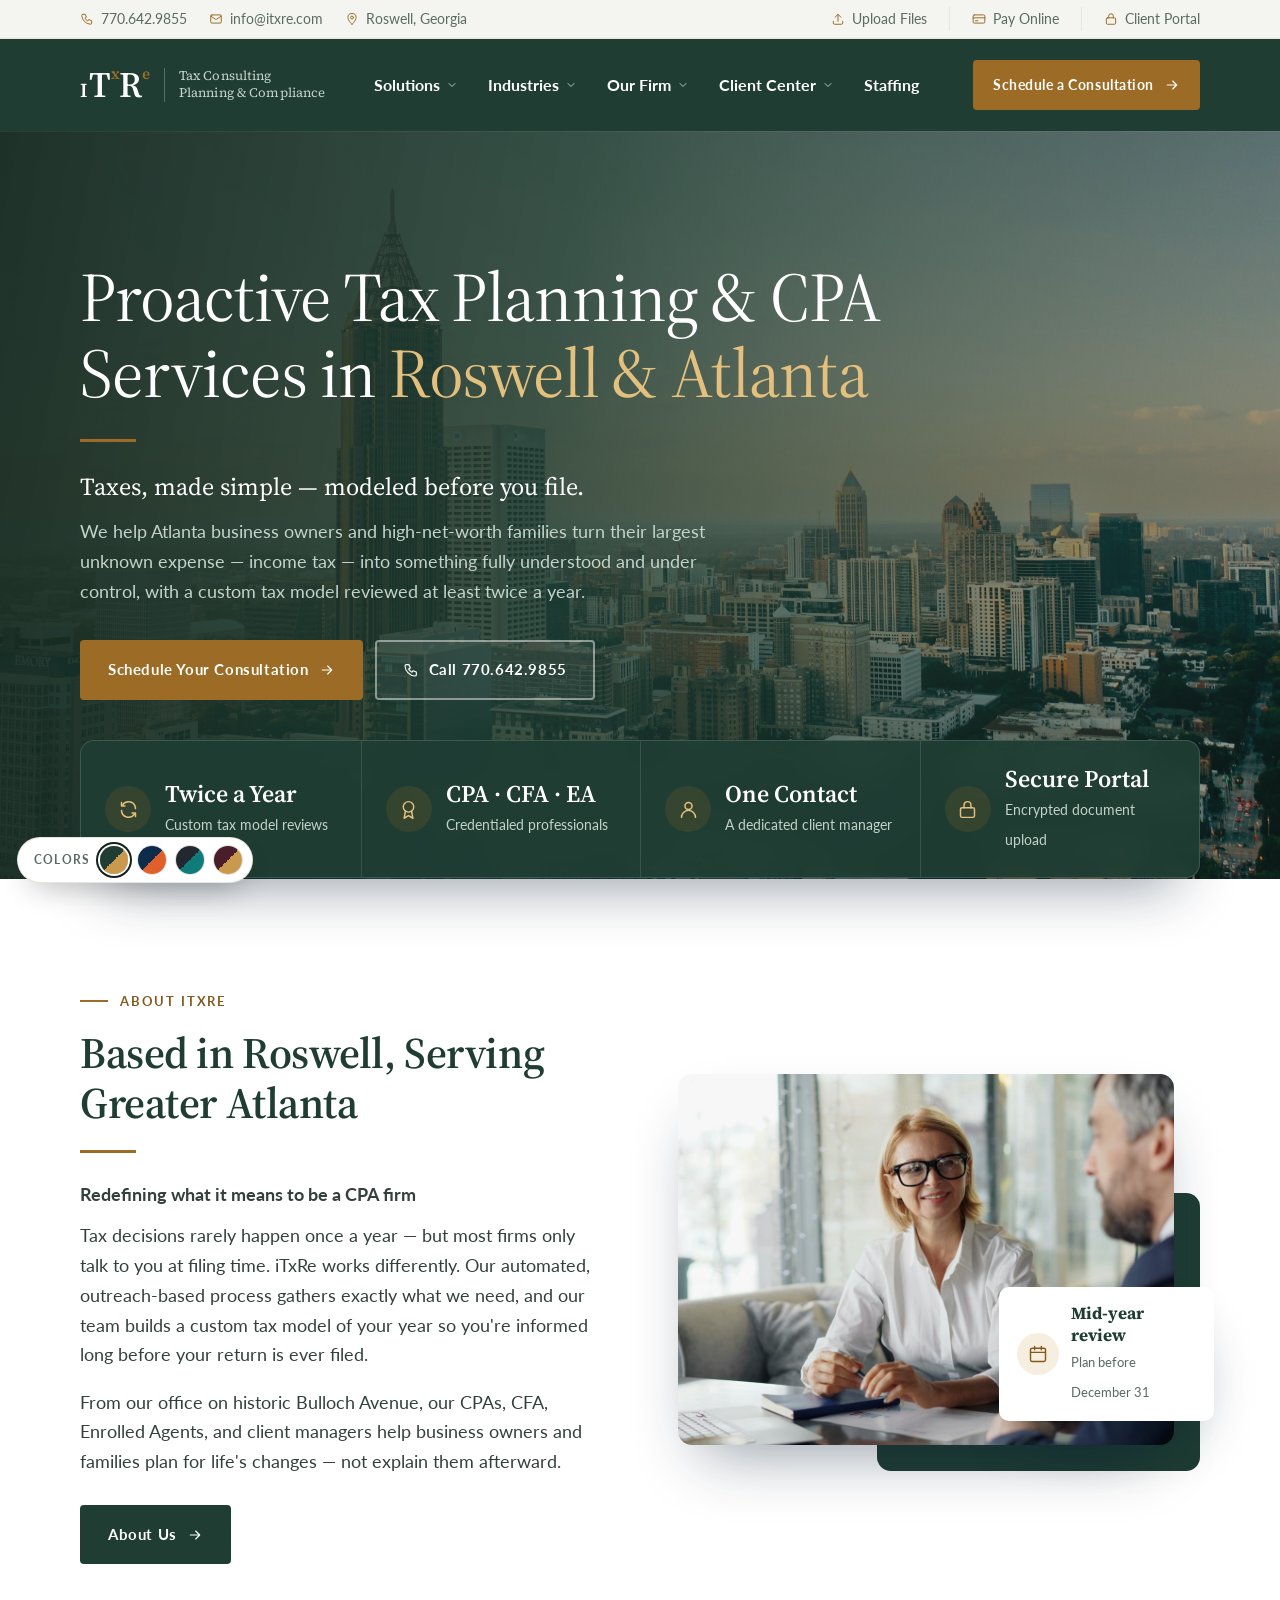
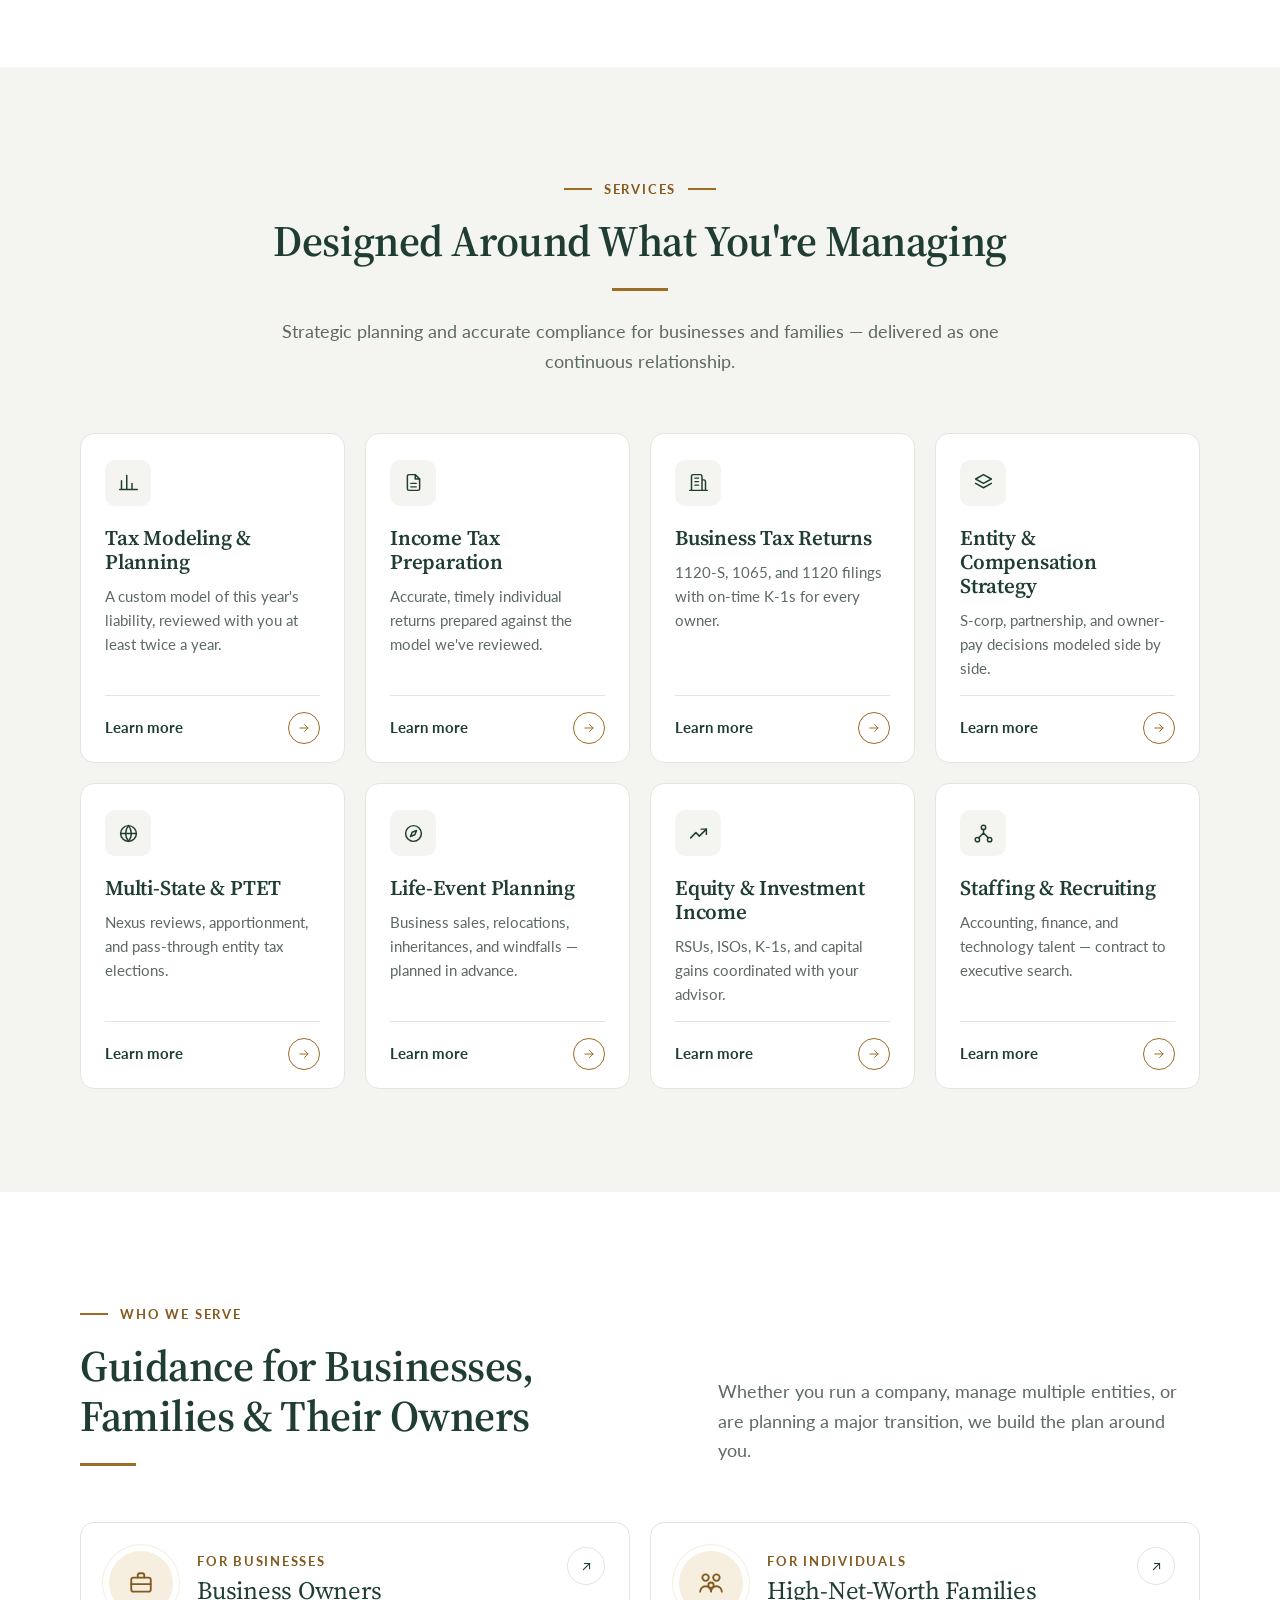
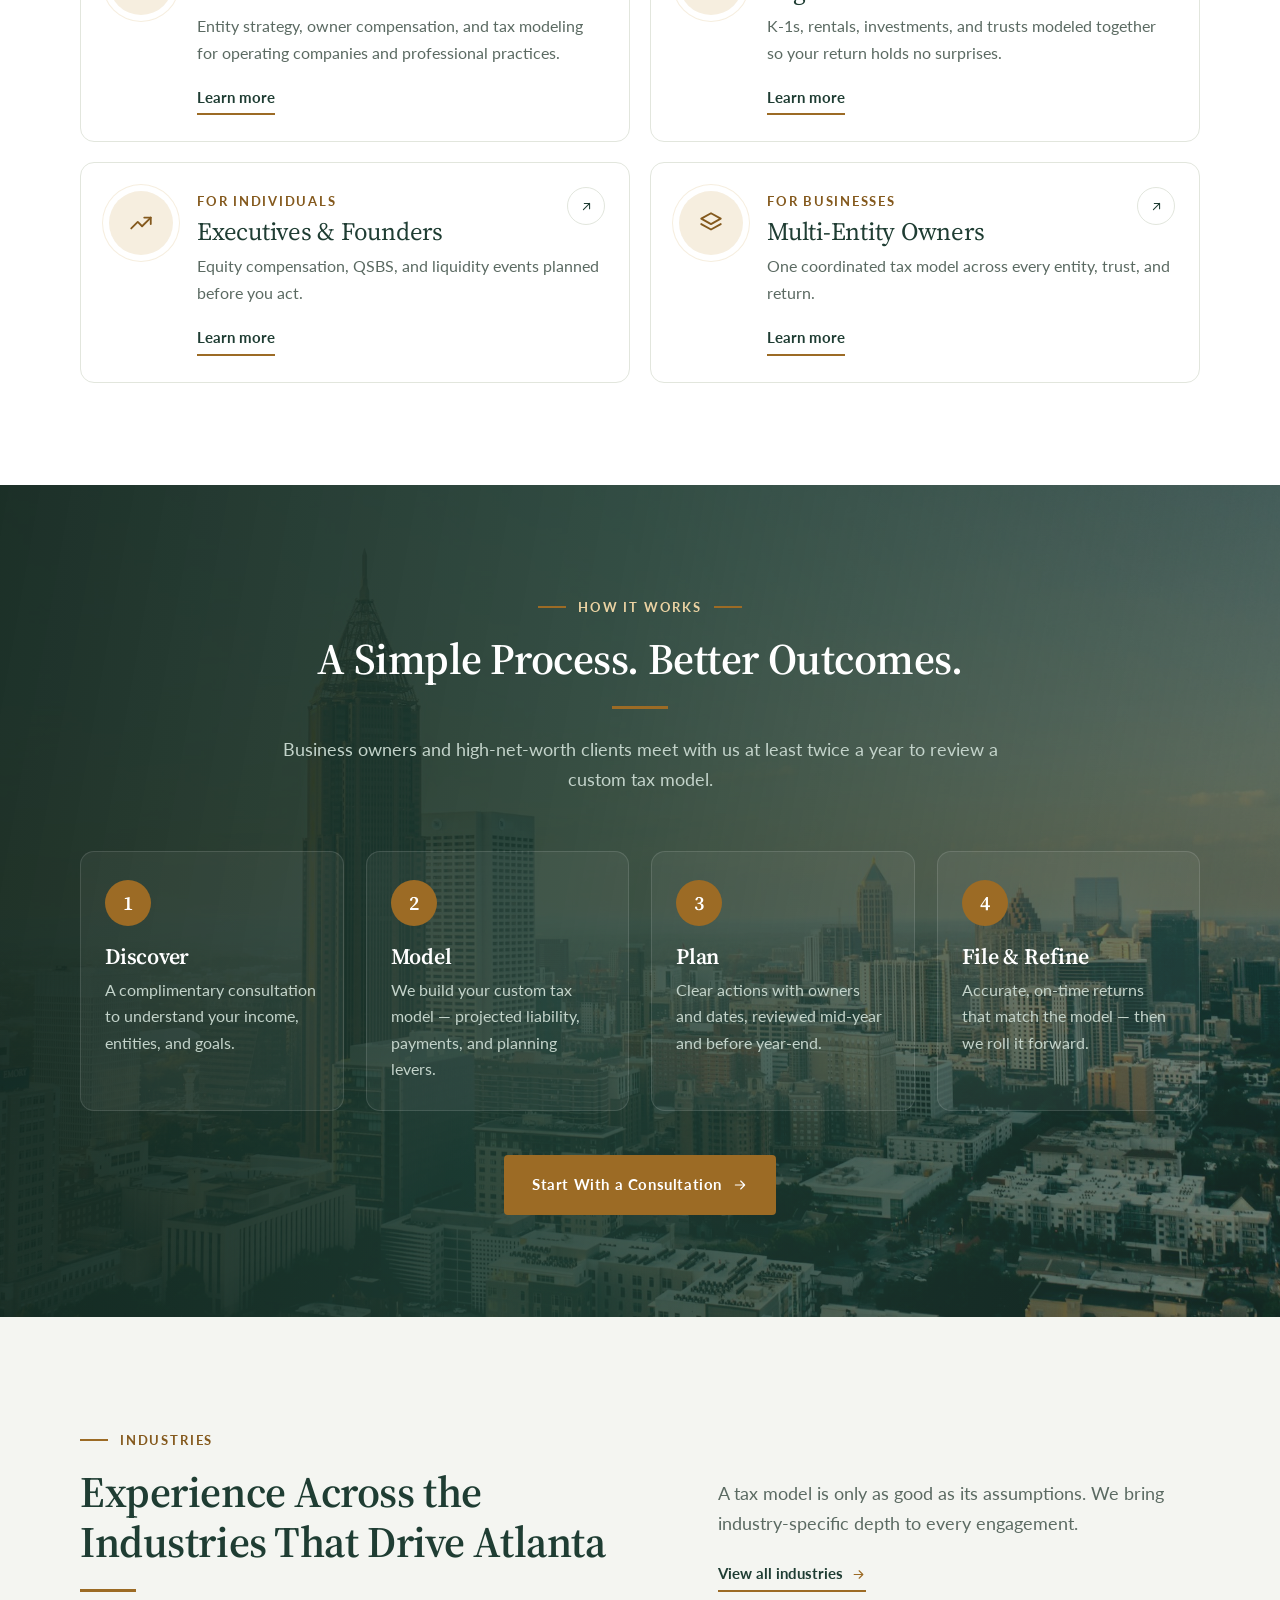
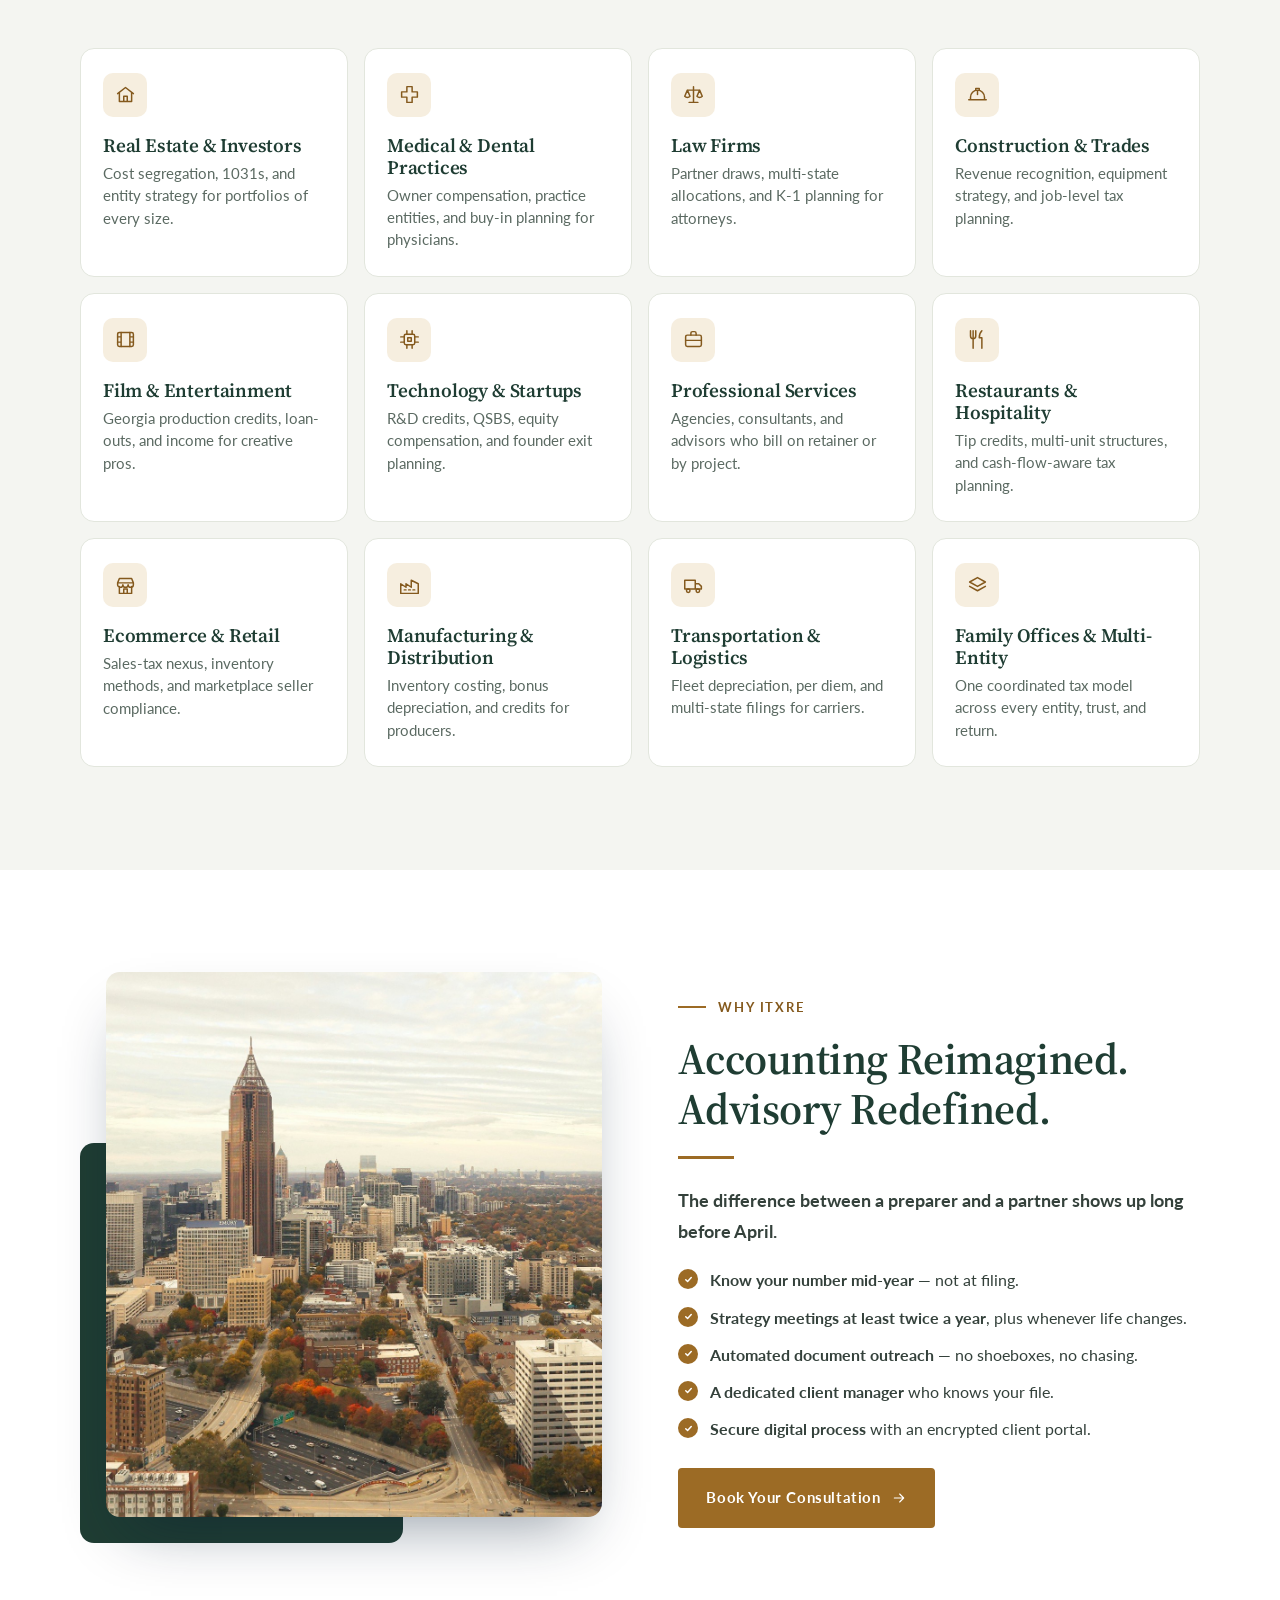
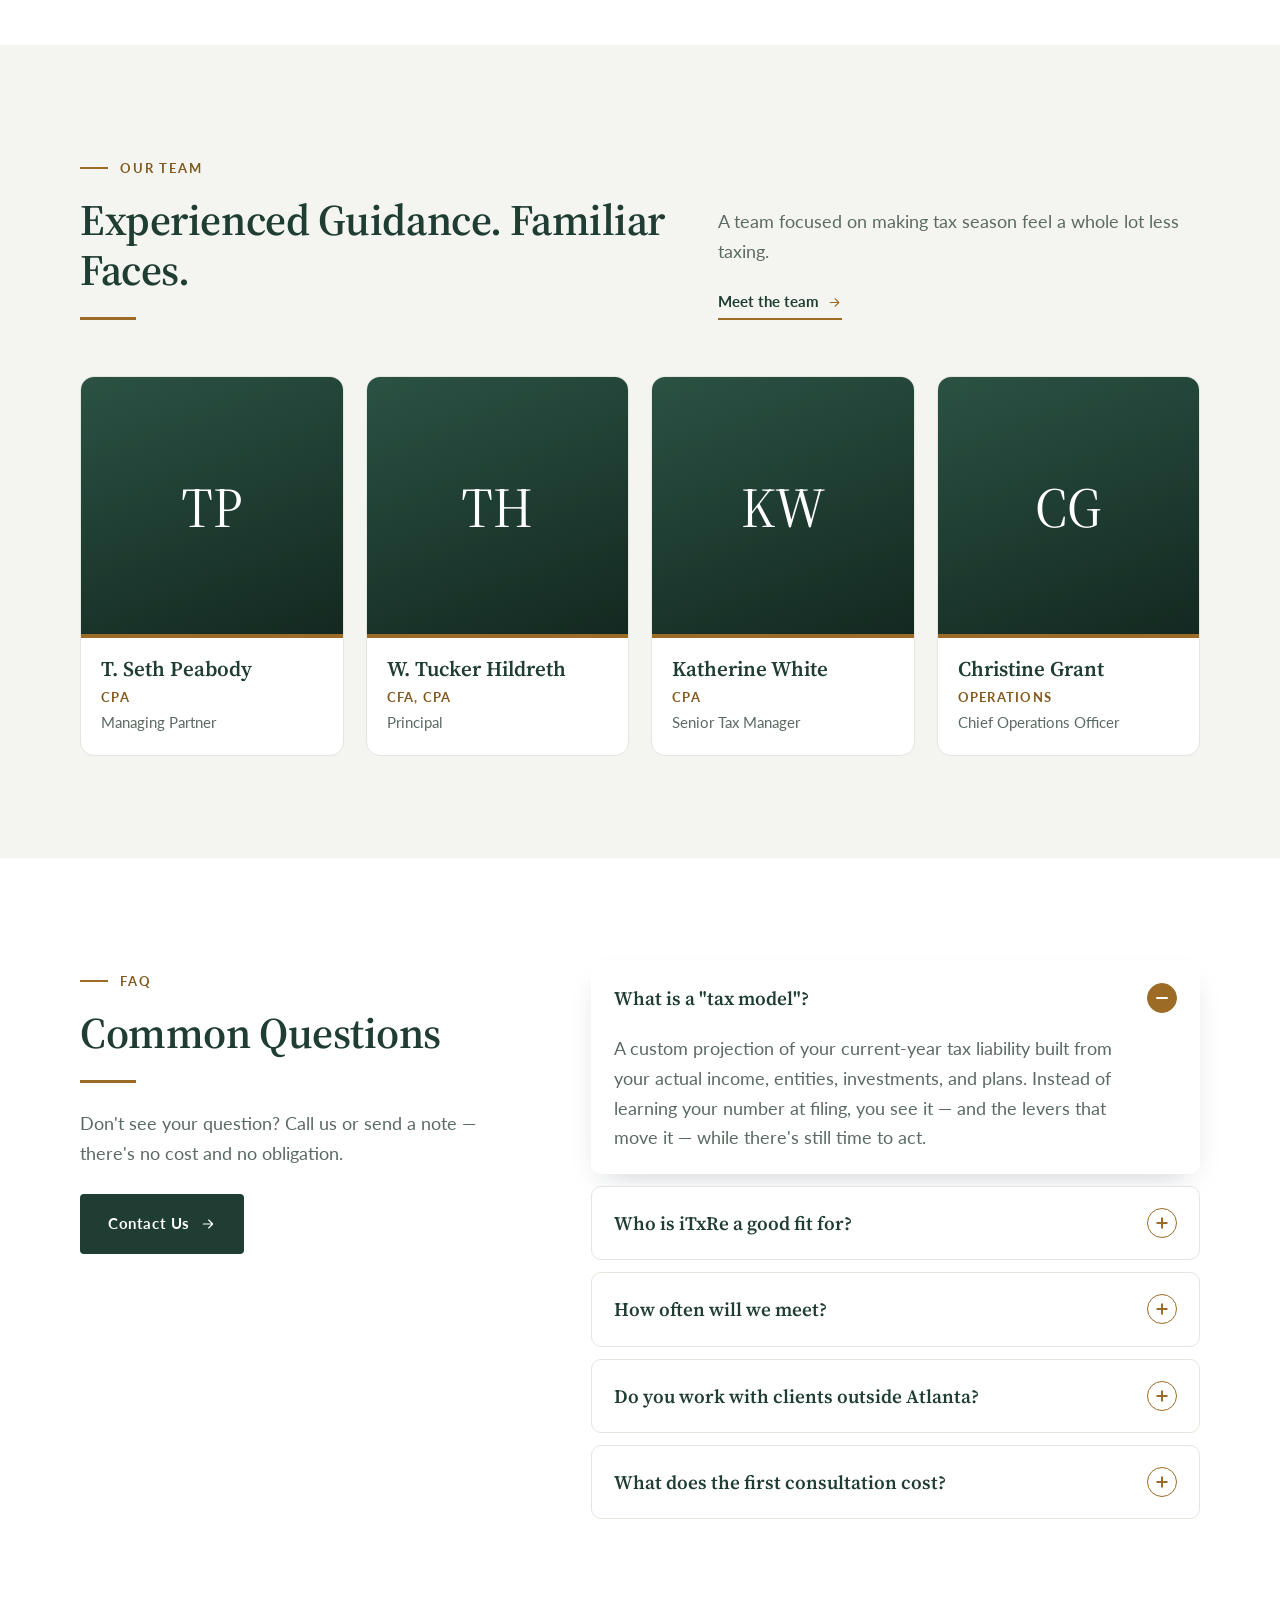
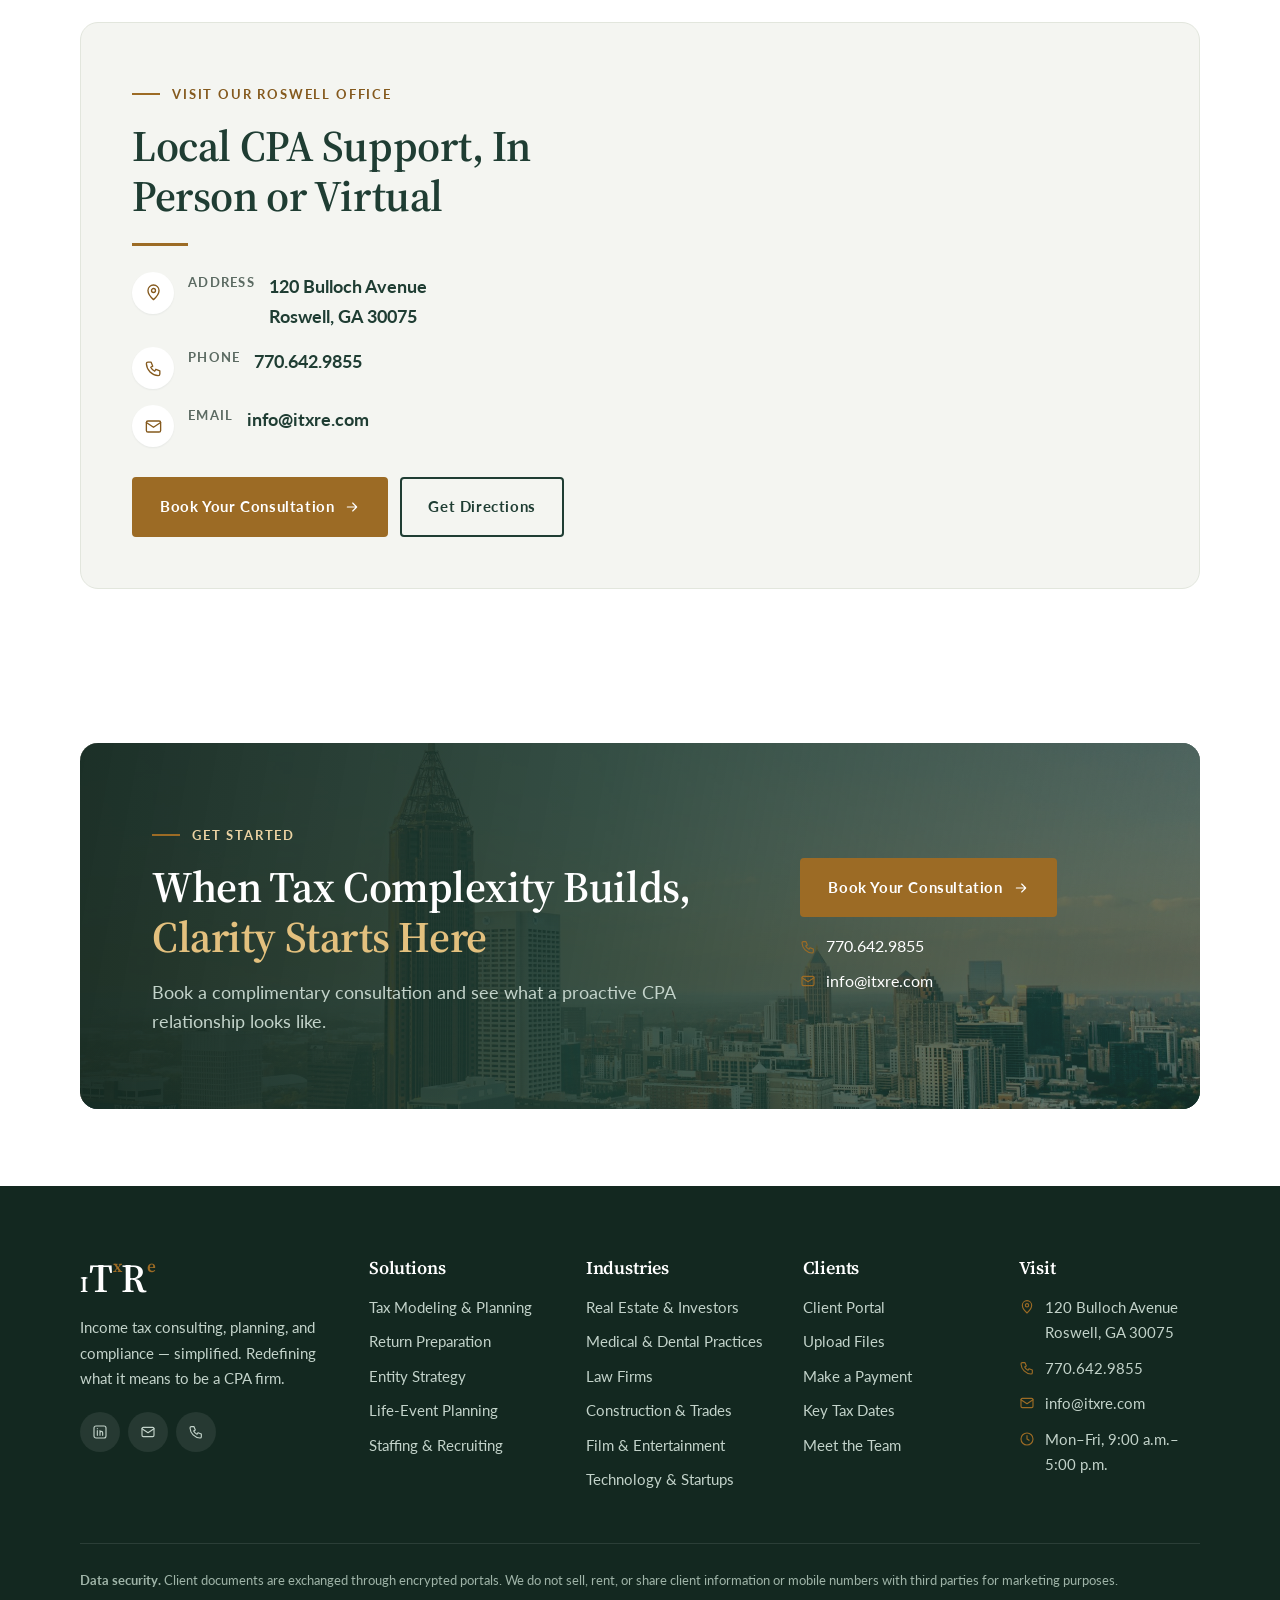
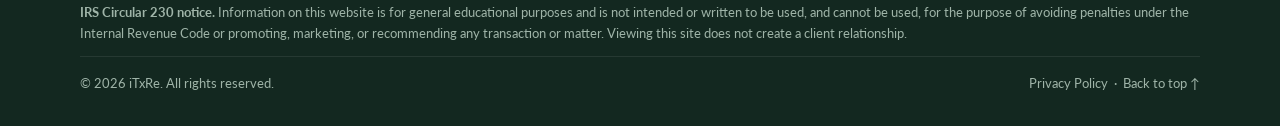
<file: index.html>
<!doctype html>
<html lang="en">
<head>
  <meta charset="utf-8">
  <meta name="viewport" content="width=device-width, initial-scale=1">
  <title>iTxRe | Tax Planning & CPA Firm in Roswell & Atlanta, GA</title>
  <meta name="description" content="iTxRe is a proactive CPA firm in Roswell, Georgia serving Atlanta business owners and high-net-worth families with tax modeling, planning, and return preparation.">
  <meta property="og:title" content="iTxRe | Tax Planning & CPA Firm in Roswell & Atlanta, GA">
  <meta property="og:description" content="Proactive tax modeling, planning, and compliance for Atlanta business owners and high-net-worth families.">
  <meta property="og:type" content="website">
  <meta property="og:image" content="assets/img/hero-atlanta.jpg">
  <meta name="theme-color" content="#1f3d33">
  <link rel="icon" href="assets/img/favicon.svg" type="image/svg+xml">
  <link rel="preconnect" href="https://fonts.googleapis.com">
  <link rel="preconnect" href="https://fonts.gstatic.com" crossorigin>
  <link href="https://fonts.googleapis.com/css2?family=Source+Serif+4:opsz,wght@8..60,400;8..60,600;8..60,700&family=Lato:wght@400;700;900&display=swap" rel="stylesheet">
  <link rel="preload" as="image" href="assets/img/hero-atlanta.jpg">
  <link rel="stylesheet" href="assets/css/styles.css">
  <script>try{var p=new URLSearchParams(location.search).get("palette")||localStorage.getItem("itxre-f-palette");if(p&&p!=="hunter")document.documentElement.dataset.palette=p}catch(e){}</script>
  <script type="application/ld+json">
  {
    "@context": "https://schema.org",
    "@type": "AccountingService",
    "name": "iTxRe",
    "description": "Income tax consulting, planning, and compliance for business owners and high-net-worth individuals.",
    "telephone": "+1-770-642-9855",
    "email": "info@itxre.com",
    "url": "https://www.itxre.com/",
    "address": { "@type": "PostalAddress", "streetAddress": "120 Bulloch Avenue", "addressLocality": "Roswell", "addressRegion": "GA", "postalCode": "30075", "addressCountry": "US" },
    "areaServed": ["Roswell", "Alpharetta", "Atlanta", "Georgia"]
  }
  </script>
</head>
<body>
<div id="site-header"></div>

<main id="main">

  <!-- ============ HERO ============ -->
  <section class="hero">
    <div class="container">
      <h1 class="display reveal">Proactive Tax Planning &amp; CPA Services in <em>Roswell &amp; Atlanta</em></h1>
      <span class="rule reveal" data-delay="1"></span>
      <p class="hero__sub reveal" data-delay="1">Taxes, made simple — modeled before you file.</p>
      <p class="lead reveal" data-delay="2">We help Atlanta business owners and high-net-worth families turn their largest unknown expense — income tax — into something fully understood and under control, with a custom tax model reviewed at least twice a year.</p>
      <div class="btn-row reveal" data-delay="3">
        <a class="btn" href="contact.html">Schedule Your Consultation <span data-icon="arrow"></span></a>
        <a class="btn btn--ghost" href="tel:+17706429855"><span data-icon="phone"></span> Call 770.642.9855</a>
      </div>
    </div>
  </section>

  <!-- Stats bar overlapping the hero -->
  <div class="stats-bar">
    <div class="container">
      <div class="stats-bar__inner reveal" data-delay="2">
        <div class="stat-item"><i data-icon="refresh"></i><div><b>Twice a Year</b><span>Custom tax model reviews</span></div></div>
        <div class="stat-item"><i data-icon="award"></i><div><b>CPA · CFA · EA</b><span>Credentialed professionals</span></div></div>
        <div class="stat-item"><i data-icon="user"></i><div><b>One Contact</b><span>A dedicated client manager</span></div></div>
        <div class="stat-item"><i data-icon="lock"></i><div><b>Secure Portal</b><span>Encrypted document upload</span></div></div>
      </div>
    </div>
  </div>

  <!-- ============ ABOUT SPLIT ============ -->
  <section class="section">
    <div class="container split">
      <div class="reveal">
        <span class="eyebrow">About iTxRe</span>
        <h2 class="h2">Based in Roswell, Serving Greater Atlanta</h2>
        <span class="rule"></span>
        <p class="subhead">Redefining what it means to be a CPA firm</p>
        <p>Tax decisions rarely happen once a year — but most firms only talk to you at filing time. iTxRe works differently. Our automated, outreach-based process gathers exactly what we need, and our team builds a custom tax model of your year so you're informed long before your return is ever filed.</p>
        <p>From our office on historic Bulloch Avenue, our CPAs, CFA, Enrolled Agents, and client managers help business owners and families plan for life's changes — not explain them afterward.</p>
        <div class="btn-row" style="margin-top:28px"><a class="btn btn--dark" href="about.html">About Us <span data-icon="arrow"></span></a></div>
      </div>
      <div class="split__media reveal" data-delay="2">
        <div class="photo-frame photo-frame--right">
          <img src="assets/img/client-meeting.jpg" alt="An iTxRe advisor reviewing a tax plan with a client" loading="lazy" width="1400" height="788">
          <div class="photo-badge"><i data-icon="calendar"></i><div><b>Mid-year review</b><span>Plan before December 31</span></div></div>
        </div>
      </div>
    </div>
  </section>

  <!-- ============ SERVICES ============ -->
  <section class="section section--bone" id="services">
    <div class="container">
      <div class="section-head section-head--center">
        <span class="eyebrow">Services</span>
        <h2 class="h2">Designed Around What You're Managing</h2>
        <span class="rule"></span>
        <p class="lead">Strategic planning and accurate compliance for businesses and families — delivered as one continuous relationship.</p>
      </div>
      <div class="svc-grid">
        <a class="svc-card reveal" href="services.html#tax-modeling"><i data-icon="chart"></i><h3>Tax Modeling &amp; Planning</h3><p>A custom model of this year's liability, reviewed with you at least twice a year.</p><div class="svc-card__more"><span>Learn more</span><span data-icon="arrow"></span></div></a>
        <a class="svc-card reveal" data-delay="1" href="services.html#return-prep"><i data-icon="doc"></i><h3>Income Tax Preparation</h3><p>Accurate, timely individual returns prepared against the model we've reviewed.</p><div class="svc-card__more"><span>Learn more</span><span data-icon="arrow"></span></div></a>
        <a class="svc-card reveal" data-delay="2" href="services.html#business-returns"><i data-icon="building"></i><h3>Business Tax Returns</h3><p>1120-S, 1065, and 1120 filings with on-time K-1s for every owner.</p><div class="svc-card__more"><span>Learn more</span><span data-icon="arrow"></span></div></a>
        <a class="svc-card reveal" data-delay="3" href="services.html#entity-strategy"><i data-icon="layers"></i><h3>Entity &amp; Compensation Strategy</h3><p>S-corp, partnership, and owner-pay decisions modeled side by side.</p><div class="svc-card__more"><span>Learn more</span><span data-icon="arrow"></span></div></a>
        <a class="svc-card reveal" href="services.html#multi-state"><i data-icon="globe"></i><h3>Multi-State &amp; PTET</h3><p>Nexus reviews, apportionment, and pass-through entity tax elections.</p><div class="svc-card__more"><span>Learn more</span><span data-icon="arrow"></span></div></a>
        <a class="svc-card reveal" data-delay="1" href="services.html#life-events"><i data-icon="compass"></i><h3>Life-Event Planning</h3><p>Business sales, relocations, inheritances, and windfalls — planned in advance.</p><div class="svc-card__more"><span>Learn more</span><span data-icon="arrow"></span></div></a>
        <a class="svc-card reveal" data-delay="2" href="services.html#equity"><i data-icon="trend"></i><h3>Equity &amp; Investment Income</h3><p>RSUs, ISOs, K-1s, and capital gains coordinated with your advisor.</p><div class="svc-card__more"><span>Learn more</span><span data-icon="arrow"></span></div></a>
        <a class="svc-card reveal" data-delay="3" href="staffing.html"><i data-icon="network"></i><h3>Staffing &amp; Recruiting</h3><p>Accounting, finance, and technology talent — contract to executive search.</p><div class="svc-card__more"><span>Learn more</span><span data-icon="arrow"></span></div></a>
      </div>
    </div>
  </section>

  <!-- ============ WHO WE SERVE ============ -->
  <section class="section">
    <div class="container">
      <div class="section-head section-head--split">
        <div><span class="eyebrow">Who We Serve</span><h2 class="h2">Guidance for Businesses, Families &amp; Their Owners</h2><span class="rule" style="margin-bottom:0"></span></div>
        <p class="lead">Whether you run a company, manage multiple entities, or are planning a major transition, we build the plan around you.</p>
      </div>
      <div class="aud-grid">
        <a class="aud-card reveal" href="services.html#business"><i data-icon="briefcase"></i><div><small>For businesses</small><h3>Business Owners</h3><p>Entity strategy, owner compensation, and tax modeling for operating companies and professional practices.</p><span class="link-arrow">Learn more</span></div><span class="go" data-icon="arrow"></span></a>
        <a class="aud-card reveal" data-delay="1" href="services.html#individuals"><i data-icon="family"></i><div><small>For individuals</small><h3>High-Net-Worth Families</h3><p>K-1s, rentals, investments, and trusts modeled together so your return holds no surprises.</p><span class="link-arrow">Learn more</span></div><span class="go" data-icon="arrow"></span></a>
        <a class="aud-card reveal" href="services.html#equity"><i data-icon="trend"></i><div><small>For individuals</small><h3>Executives &amp; Founders</h3><p>Equity compensation, QSBS, and liquidity events planned before you act.</p><span class="link-arrow">Learn more</span></div><span class="go" data-icon="arrow"></span></a>
        <a class="aud-card reveal" data-delay="1" href="industries.html#family-offices"><i data-icon="layers"></i><div><small>For businesses</small><h3>Multi-Entity Owners</h3><p>One coordinated tax model across every entity, trust, and return.</p><span class="link-arrow">Learn more</span></div><span class="go" data-icon="arrow"></span></a>
      </div>
    </div>
  </section>

  <!-- ============ PROCESS ============ -->
  <section class="section on-dark" data-chalk="1" id="rhythm">
    <div class="container">
      <div class="section-head section-head--center">
        <span class="eyebrow">How It Works</span>
        <h2 class="h2">A Simple Process. Better Outcomes.</h2>
        <span class="rule"></span>
        <p class="lead">Business owners and high-net-worth clients meet with us at least twice a year to review a custom tax model.</p>
      </div>
      <div class="process">
        <div class="step reveal"><div class="step__num">1</div><h3>Discover</h3><p>A complimentary consultation to understand your income, entities, and goals.</p></div>
        <div class="step reveal" data-delay="1"><div class="step__num">2</div><h3>Model</h3><p>We build your custom tax model — projected liability, payments, and planning levers.</p></div>
        <div class="step reveal" data-delay="2"><div class="step__num">3</div><h3>Plan</h3><p>Clear actions with owners and dates, reviewed mid-year and before year-end.</p></div>
        <div class="step reveal" data-delay="3"><div class="step__num">4</div><h3>File &amp; Refine</h3><p>Accurate, on-time returns that match the model — then we roll it forward.</p></div>
      </div>
      <div style="text-align:center;margin-top:44px"><a class="btn" href="contact.html">Start With a Consultation <span data-icon="arrow"></span></a></div>
    </div>
  </section>

  <!-- ============ INDUSTRIES ============ -->
  <section class="section section--bone">
    <div class="container">
      <div class="section-head section-head--split">
        <div><span class="eyebrow">Industries</span><h2 class="h2">Experience Across the Industries That Drive Atlanta</h2><span class="rule" style="margin-bottom:0"></span></div>
        <div><p class="lead" style="margin:0 0 20px">A tax model is only as good as its assumptions. We bring industry-specific depth to every engagement.</p><a class="link-arrow" href="industries.html">View all industries <span data-icon="arrow"></span></a></div>
      </div>
      <div class="industries" data-industries></div>
    </div>
  </section>

  <!-- ============ WHY ITXRE ============ -->
  <section class="section">
    <div class="container split split--flip">
      <div class="split__media reveal">
        <div class="photo-frame">
          <img src="assets/img/atlanta-autumn.jpg" alt="Atlanta skyline above autumn trees" loading="lazy" width="1100" height="1375" style="aspect-ratio:4/4.4">
        </div>
      </div>
      <div class="reveal" data-delay="2">
        <span class="eyebrow">Why iTxRe</span>
        <h2 class="h2">Accounting Reimagined. Advisory Redefined.</h2>
        <span class="rule"></span>
        <p class="subhead">The difference between a preparer and a partner shows up long before April.</p>
        <ul class="check-list">
          <li><span><b>Know your number mid-year</b> — not at filing.</span></li>
          <li><span><b>Strategy meetings at least twice a year</b>, plus whenever life changes.</span></li>
          <li><span><b>Automated document outreach</b> — no shoeboxes, no chasing.</span></li>
          <li><span><b>A dedicated client manager</b> who knows your file.</span></li>
          <li><span><b>Secure digital process</b> with an encrypted client portal.</span></li>
        </ul>
        <a class="btn" href="contact.html">Book Your Consultation <span data-icon="arrow"></span></a>
      </div>
    </div>
  </section>

  <!-- ============ TEAM PREVIEW ============ -->
  <section class="section section--bone">
    <div class="container">
      <div class="section-head section-head--split">
        <div><span class="eyebrow">Our Team</span><h2 class="h2">Experienced Guidance. Familiar Faces.</h2><span class="rule" style="margin-bottom:0"></span></div>
        <div><p class="lead" style="margin:0 0 20px">A team focused on making tax season feel a whole lot less taxing.</p><a class="link-arrow" href="about.html#team">Meet the team <span data-icon="arrow"></span></a></div>
      </div>
      <div class="team-grid">
        <div class="person reveal"><div class="person__photo"><span class="mono">TP</span></div><div class="person__body"><div class="person__name">T. Seth Peabody</div><div class="person__cred">CPA</div><div class="person__title">Managing Partner</div></div></div>
        <div class="person reveal" data-delay="1"><div class="person__photo"><span class="mono">TH</span></div><div class="person__body"><div class="person__name">W. Tucker Hildreth</div><div class="person__cred">CFA, CPA</div><div class="person__title">Principal</div></div></div>
        <div class="person reveal" data-delay="2"><div class="person__photo"><span class="mono">KW</span></div><div class="person__body"><div class="person__name">Katherine White</div><div class="person__cred">CPA</div><div class="person__title">Senior Tax Manager</div></div></div>
        <div class="person reveal" data-delay="3"><div class="person__photo"><span class="mono">CG</span></div><div class="person__body"><div class="person__name">Christine Grant</div><div class="person__cred">Operations</div><div class="person__title">Chief Operations Officer</div></div></div>
      </div>
    </div>
  </section>

  <!-- ============ FAQ ============ -->
  <section class="section">
    <div class="container faq">
      <div class="faq__aside">
        <span class="eyebrow">FAQ</span>
        <h2 class="h2">Common Questions</h2>
        <span class="rule"></span>
        <p class="lead" style="margin:0 0 26px">Don't see your question? Call us or send a note — there's no cost and no obligation.</p>
        <a class="btn btn--dark" href="contact.html">Contact Us <span data-icon="arrow"></span></a>
      </div>
      <div class="accordion">
        <div class="acc"><button class="acc__btn" aria-expanded="true">What is a "tax model"? <span class="acc__icon"></span></button><div class="acc__panel"><div><p>A custom projection of your current-year tax liability built from your actual income, entities, investments, and plans. Instead of learning your number at filing, you see it — and the levers that move it — while there's still time to act.</p></div></div></div>
        <div class="acc"><button class="acc__btn" aria-expanded="false">Who is iTxRe a good fit for? <span class="acc__icon"></span></button><div class="acc__panel"><div><p>Business owners and high-net-worth individuals and families whose taxes are complex enough that planning pays for itself — multiple entities, K-1s, equity compensation, real estate, or a major transaction ahead.</p></div></div></div>
        <div class="acc"><button class="acc__btn" aria-expanded="false">How often will we meet? <span class="acc__icon"></span></button><div class="acc__panel"><div><p>Planning clients meet with us at least twice a year — typically mid-year and again before year-end — plus whenever a major change is on the way.</p></div></div></div>
        <div class="acc"><button class="acc__btn" aria-expanded="false">Do you work with clients outside Atlanta? <span class="acc__icon"></span></button><div class="acc__panel"><div><p>Yes. Our office is in Roswell and we welcome in-person meetings, but our secure digital process lets us serve clients throughout Georgia and beyond.</p></div></div></div>
        <div class="acc"><button class="acc__btn" aria-expanded="false">What does the first consultation cost? <span class="acc__icon"></span></button><div class="acc__panel"><div><p>Nothing. The introductory consultation is complimentary and there's no obligation.</p></div></div></div>
      </div>
    </div>
  </section>

  <!-- ============ VISIT OUR OFFICE ============ -->
  <section class="section--tight" style="padding-top:0">
    <div class="container">
      <div class="office reveal">
        <div class="office__info">
          <span class="eyebrow">Visit Our Roswell Office</span>
          <h2 class="h2">Local CPA Support, In Person or Virtual</h2>
          <span class="rule"></span>
          <div class="office__rows">
            <div><i data-icon="pin"></i><div><small>Address</small><b>120 Bulloch Avenue<br>Roswell, GA 30075</b></div></div>
            <div><i data-icon="phone"></i><div><small>Phone</small><b><a href="tel:+17706429855">770.642.9855</a></b></div></div>
            <div><i data-icon="mail"></i><div><small>Email</small><b><a href="mailto:info@itxre.com">info@itxre.com</a></b></div></div>
          </div>
          <div class="btn-row">
            <a class="btn" href="contact.html">Book Your Consultation <span data-icon="arrow"></span></a>
            <a class="btn btn--ghost" href="https://www.google.com/maps/dir/?api=1&amp;destination=120%20Bulloch%20Avenue%2C%20Roswell%2C%20GA%2030075" target="_blank" rel="noopener">Get Directions</a>
          </div>
        </div>
        <div class="office__map"><iframe title="Map to iTxRe in Roswell, GA" loading="lazy" referrerpolicy="no-referrer-when-downgrade" src="https://www.google.com/maps?q=120+Bulloch+Avenue,+Roswell,+GA+30075&amp;output=embed"></iframe></div>
      </div>
    </div>
  </section>

  <!-- ============ CTA ============ -->
  <section class="section--tight">
    <div class="container">
      <div class="cta-band" data-chalk="2">
        <div class="cta-band__grid">
          <div><span class="eyebrow">Get Started</span><h2 class="h2">When Tax Complexity Builds, <em>Clarity Starts Here</em></h2><p class="lead">Book a complimentary consultation and see what a proactive CPA relationship looks like.</p></div>
          <div class="cta-band__side"><a class="btn" href="contact.html">Book Your Consultation <span data-icon="arrow"></span></a><div class="cta-band__contact"><a href="tel:+17706429855"><span data-icon="phone"></span>770.642.9855</a><a href="mailto:info@itxre.com"><span data-icon="mail"></span>info@itxre.com</a></div></div>
        </div>
      </div>
    </div>
  </section>

</main>

<div id="site-footer"></div>
<script src="assets/js/site.js"></script>
</body>
</html>
</file>
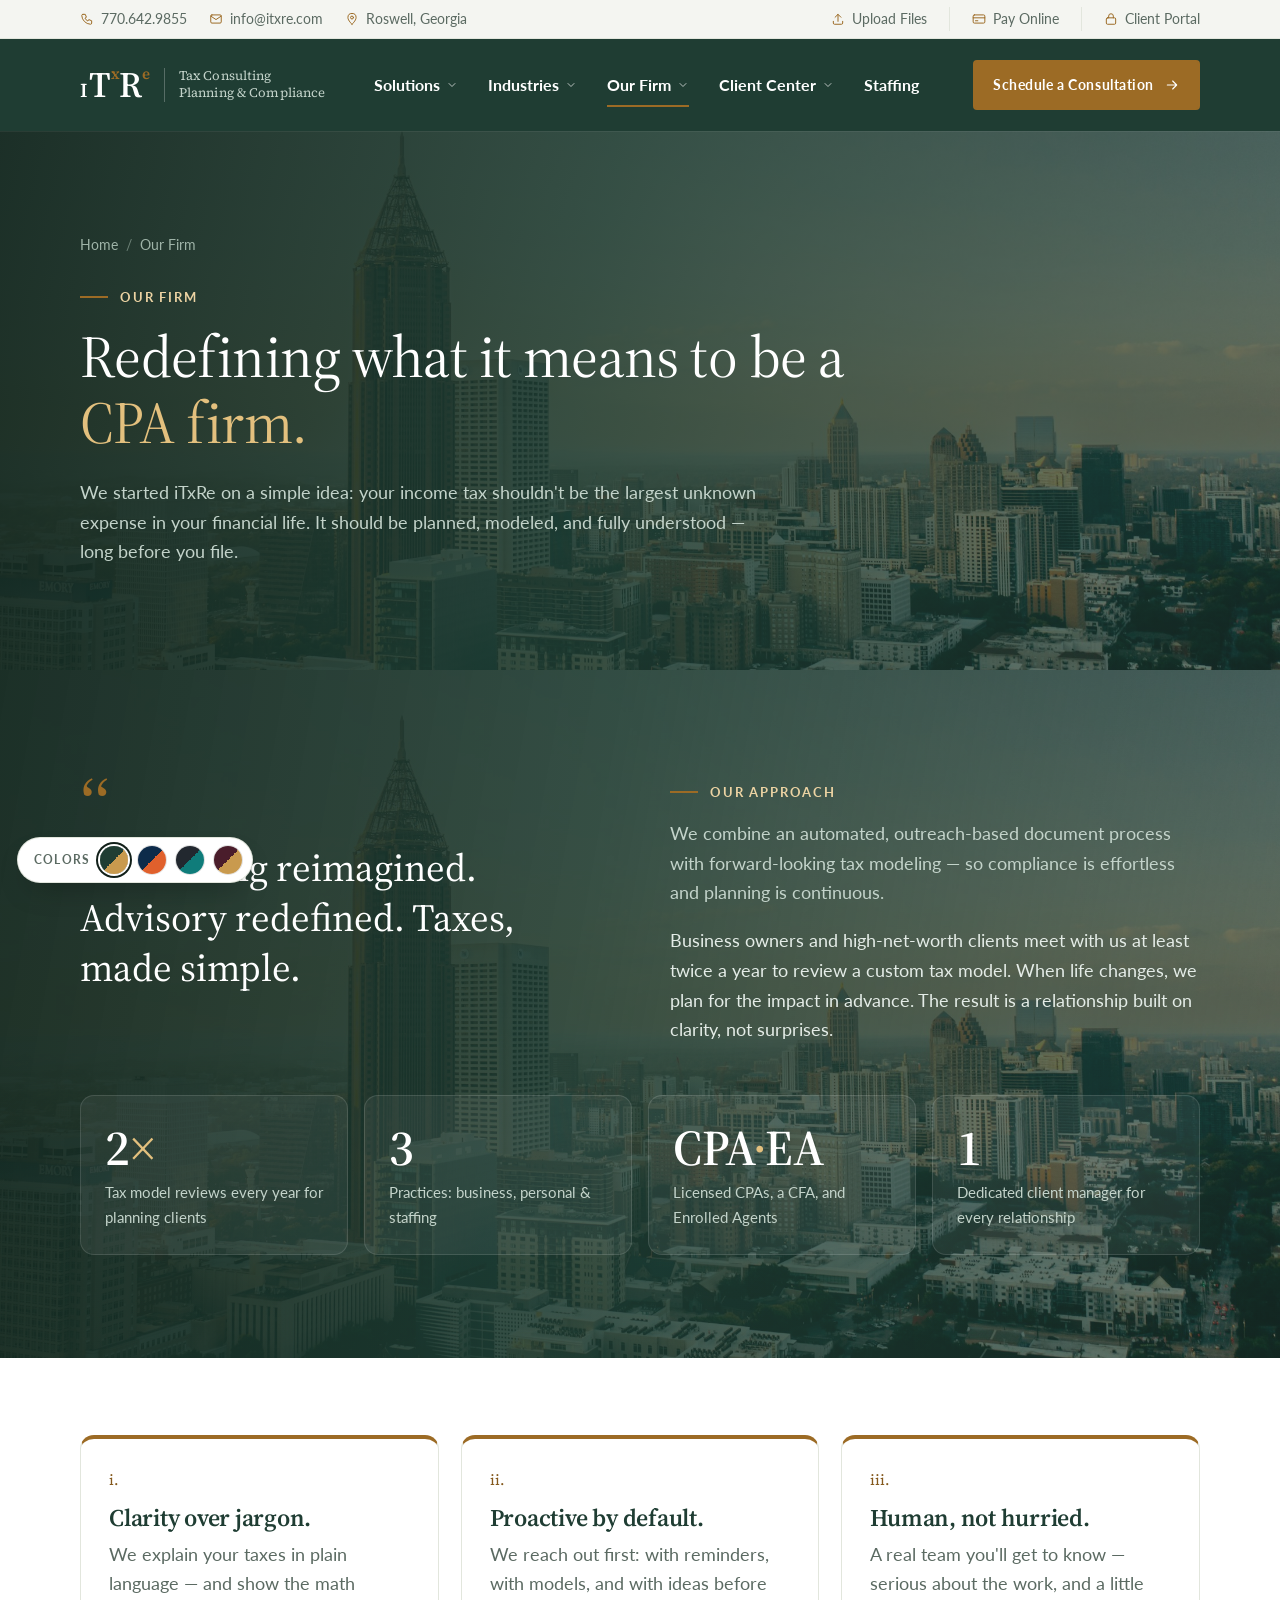
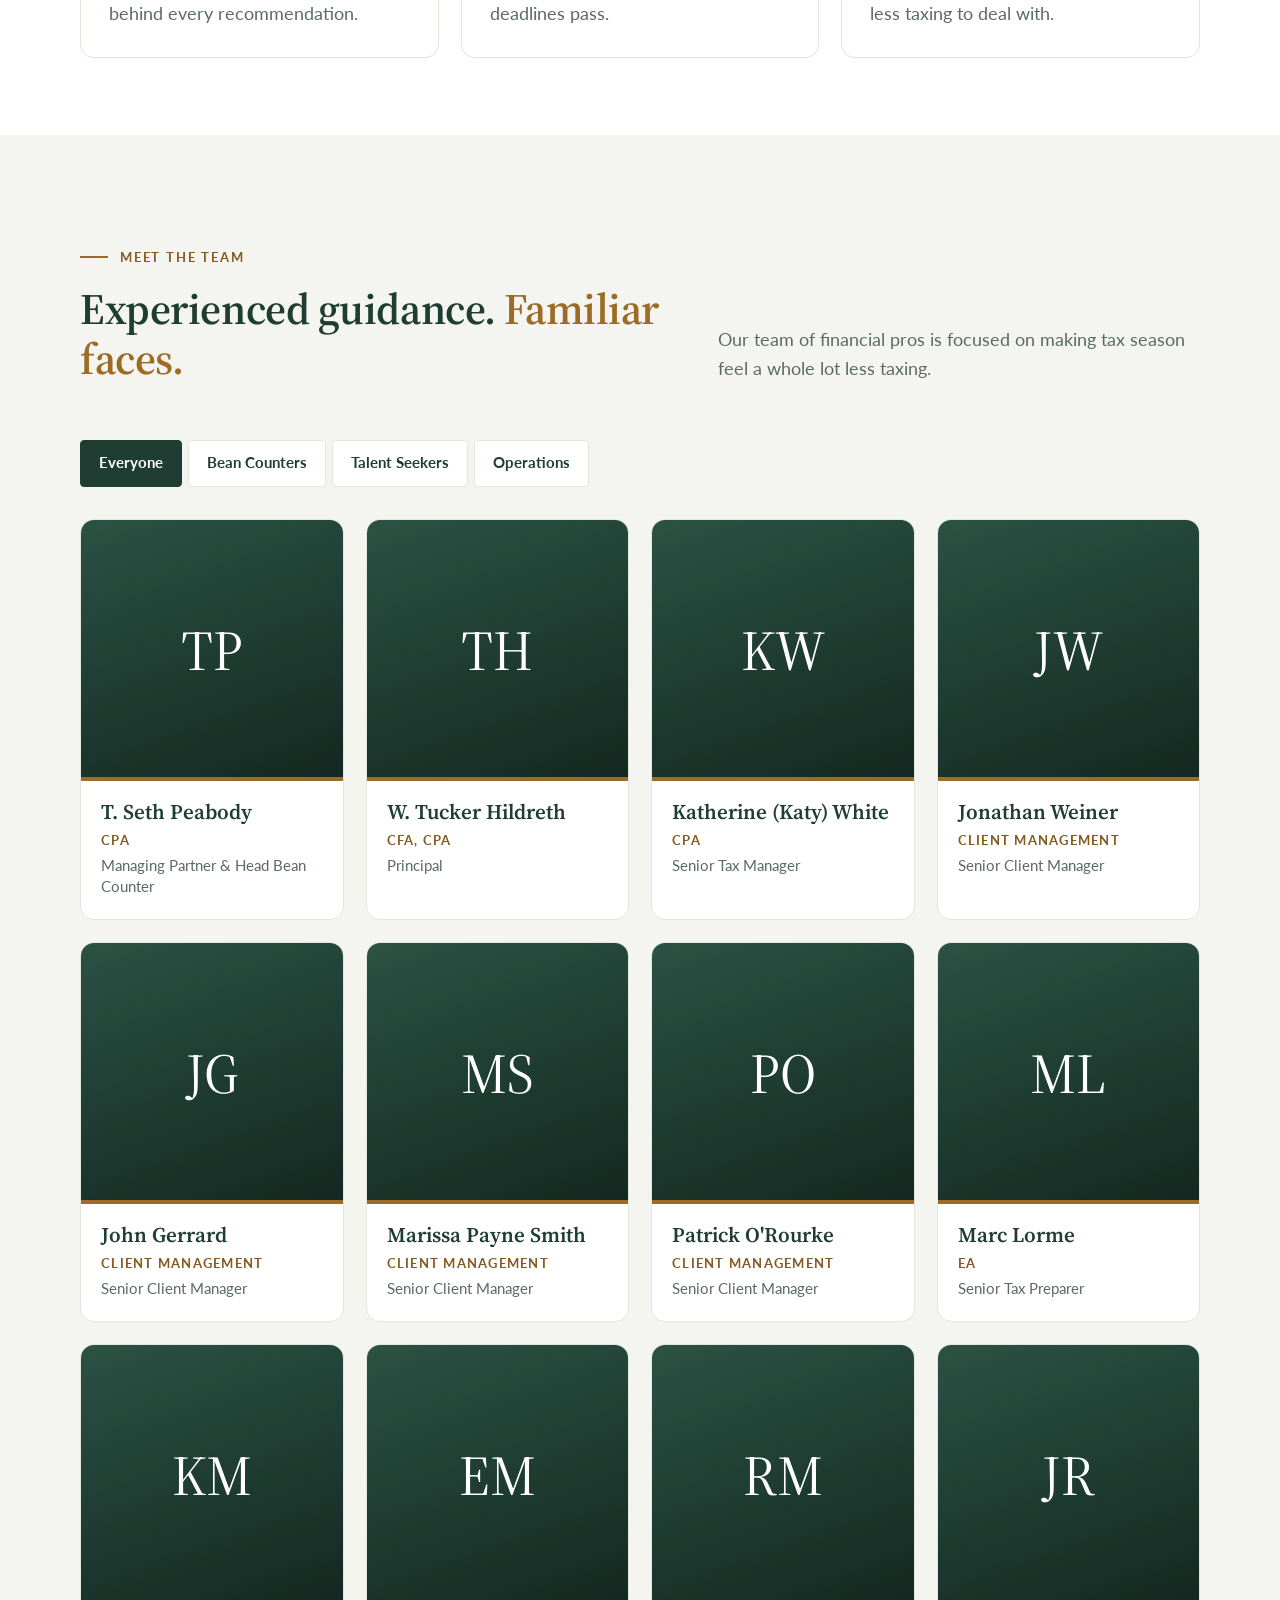
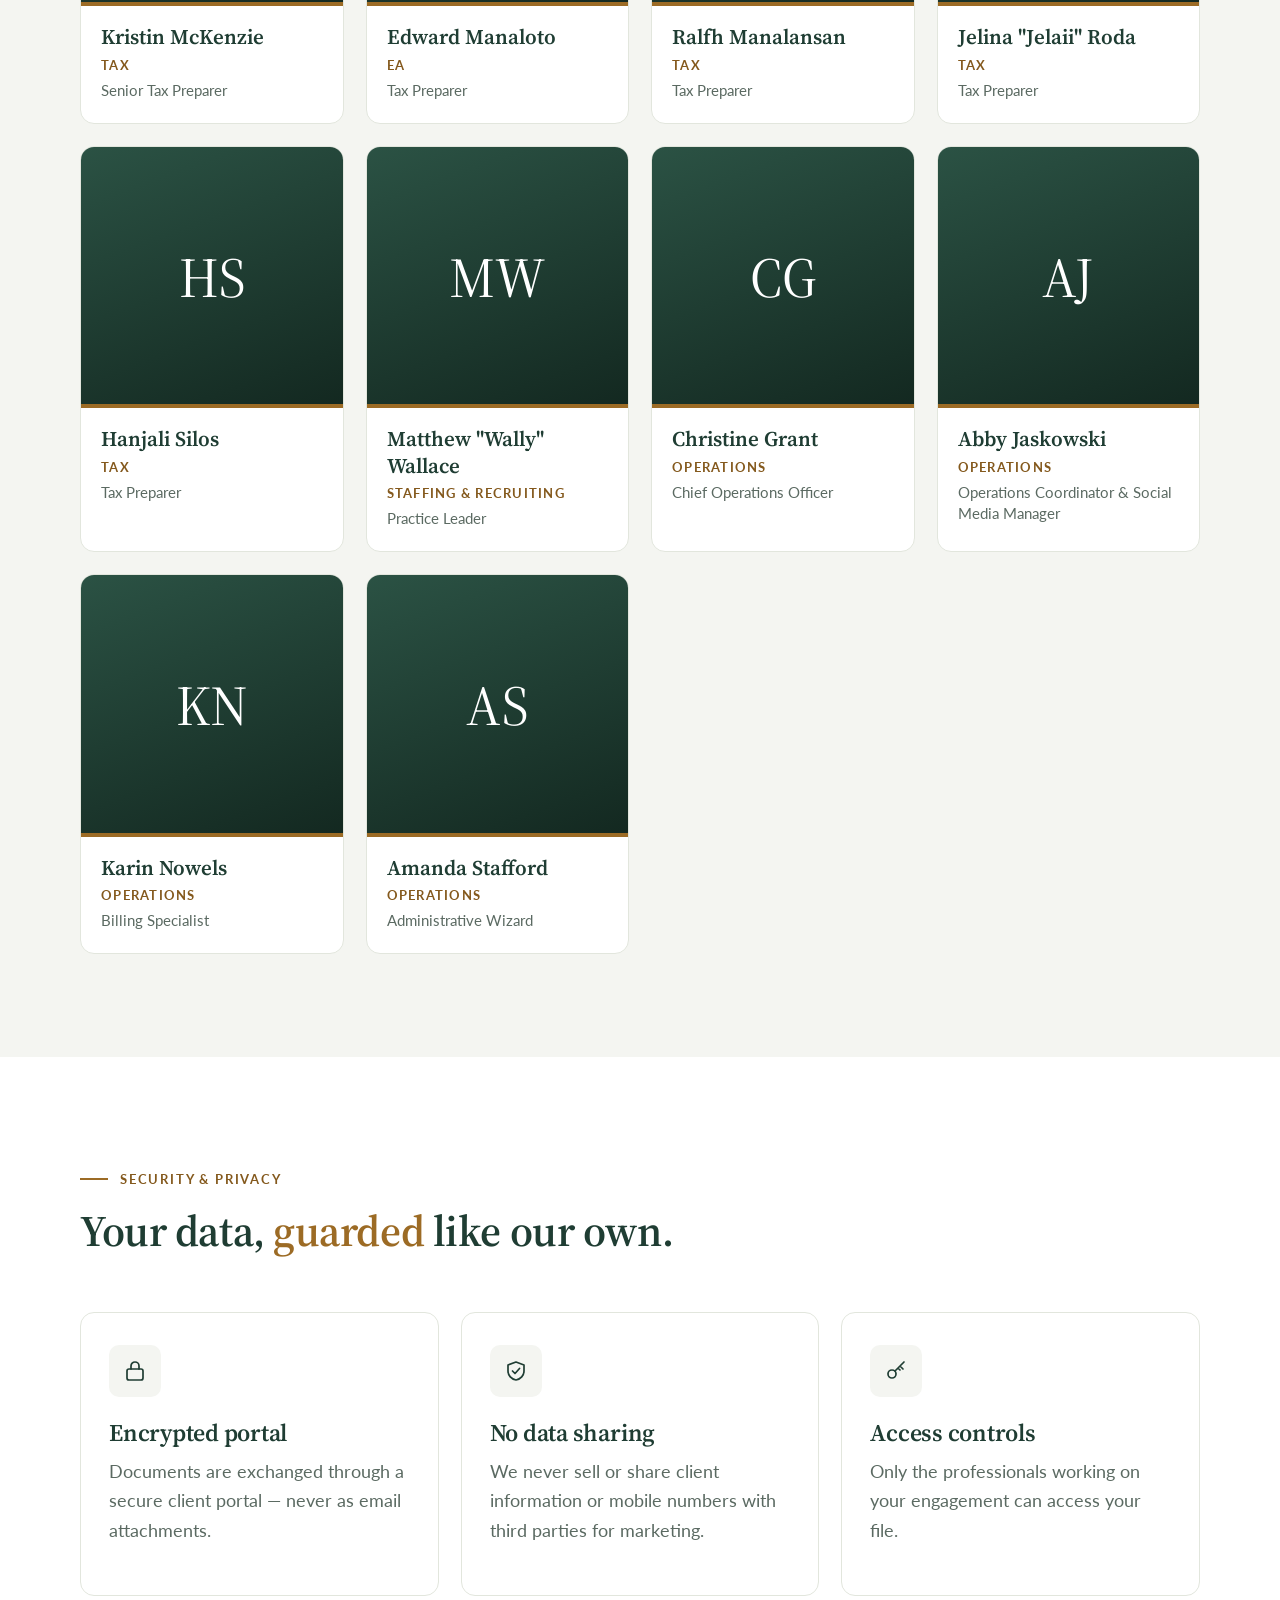
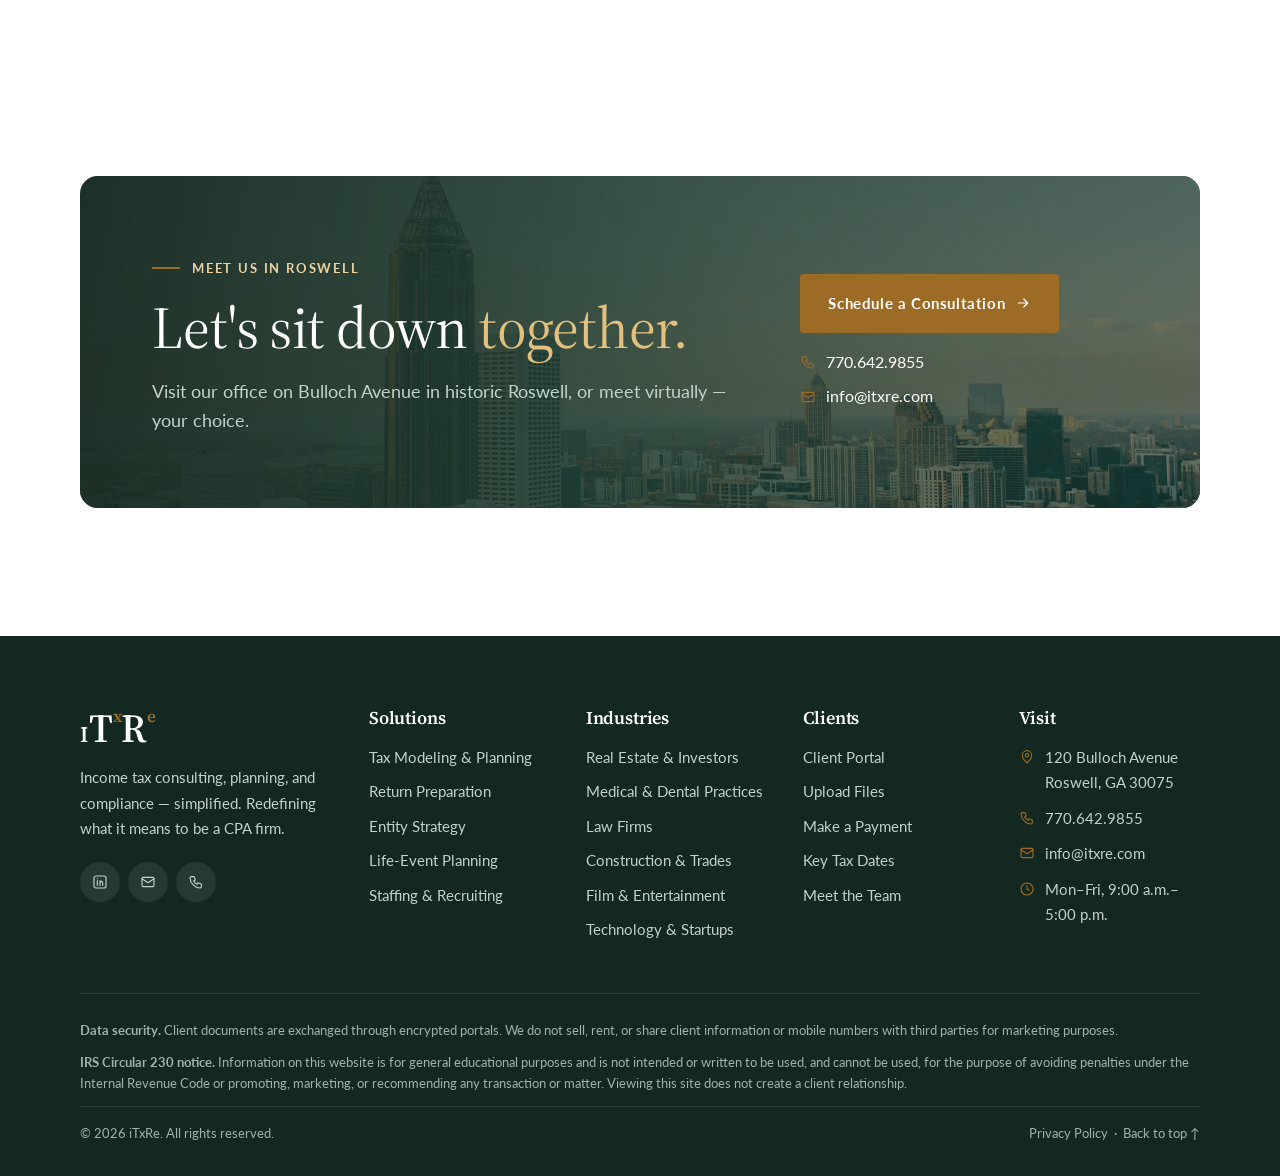
<file: about.html>
<!doctype html>
<html lang="en">
<head>
  <meta charset="utf-8">
  <meta name="viewport" content="width=device-width, initial-scale=1">
  <title>Our Firm & Team | iTxRe · CPAs in Roswell, GA</title>
  <meta name="description" content="Meet the CPAs, Enrolled Agents, and client managers at iTxRe — a proactive tax planning firm in historic Roswell, Georgia.">
  <meta name="theme-color" content="#1f3d33">
  <link rel="icon" href="assets/img/favicon.svg" type="image/svg+xml">
  <link rel="preconnect" href="https://fonts.googleapis.com">
  <link rel="preconnect" href="https://fonts.gstatic.com" crossorigin>
  <link href="https://fonts.googleapis.com/css2?family=Source+Serif+4:opsz,wght@8..60,400;8..60,600;8..60,700&family=Lato:wght@400;700;900&display=swap" rel="stylesheet">
  <link rel="stylesheet" href="assets/css/styles.css">
  <script>try{var p=new URLSearchParams(location.search).get("palette")||localStorage.getItem("itxre-f-palette");if(p&&p!=="hunter")document.documentElement.dataset.palette=p}catch(e){}</script>
</head>
<body>
<div id="site-header"></div>

<main id="main">
  <section class="page-hero" data-chalk="61">
    <div class="container">
      <nav class="crumbs" aria-label="Breadcrumb"><a href="index.html">Home</a><span>/</span>Our Firm</nav>
      <span class="eyebrow">Our firm</span>
      <h1 class="h1">Redefining what it means to be a <em>CPA firm.</em></h1>
      <p class="lead">We started iTxRe on a simple idea: your income tax shouldn't be the largest unknown expense in your financial life. It should be planned, modeled, and fully understood — long before you file.</p>
    </div>
  </section>

  <!-- ============ APPROACH ============ -->
  <section class="section on-dark" id="approach" data-chalk="62" data-density=".6">
    <div class="container">
      <div class="grid grid-2" style="gap:60px;align-items:center">
        <p class="quote reveal">Accounting reimagined. Advisory redefined. Taxes, made simple.</p>
        <div class="reveal" data-delay="1">
          <span class="eyebrow">Our approach</span>
          <p class="lead" style="margin-bottom:18px">We combine an automated, outreach-based document process with forward-looking tax modeling — so compliance is effortless and planning is continuous.</p>
          <p style="margin:0">Business owners and high-net-worth clients meet with us at least twice a year to review a custom tax model. When life changes, we plan for the impact in advance. The result is a relationship built on clarity, not surprises.</p>
        </div>
      </div>
      <div class="stat-row">
        <div class="stat reveal" data-delay="1"><b>2<em>×</em></b><span>Tax model reviews every year for planning clients</span></div>
        <div class="stat reveal" data-delay="2"><b>3</b><span>Practices: business, personal &amp; staffing</span></div>
        <div class="stat reveal" data-delay="3"><b>CPA<em>·</em>EA</b><span>Licensed CPAs, a CFA, and Enrolled Agents</span></div>
        <div class="stat reveal" data-delay="4"><b>1</b><span>Dedicated client manager for every relationship</span></div>
      </div>
    </div>
  </section>

  <!-- ============ VALUES ============ -->
  <section class="section section--tight">
    <div class="container">
      <div class="pillars" style="margin-top:0">
        <div class="pillar reveal"><span class="pillar__num">i.</span><h3>Clarity over jargon.</h3><p>We explain your taxes in plain language — and show the math behind every recommendation.</p></div>
        <div class="pillar reveal" data-delay="1"><span class="pillar__num">ii.</span><h3>Proactive by default.</h3><p>We reach out first: with reminders, with models, and with ideas before deadlines pass.</p></div>
        <div class="pillar reveal" data-delay="2"><span class="pillar__num">iii.</span><h3>Human, not hurried.</h3><p>A real team you'll get to know — serious about the work, and a little less taxing to deal with.</p></div>
      </div>
    </div>
  </section>

  <!-- ============ TEAM ============ -->
  <section class="section section--bone" id="team">
    <div class="container">
      <div class="section-head section-head--split">
        <div>
          <span class="eyebrow">Meet the team</span>
          <h2 class="h2">Experienced guidance. <em class="accent">Familiar faces.</em></h2>
        </div>
        <p class="lead">Our team of financial pros is focused on making tax season feel a whole lot less taxing.</p>
      </div>

      <div class="filter" data-filter="#team-grid" role="group" aria-label="Filter team">
        <button aria-pressed="true" data-value="all">Everyone</button>
        <button aria-pressed="false" data-value="tax">Bean Counters</button>
        <button aria-pressed="false" data-value="staffing">Talent Seekers</button>
        <button aria-pressed="false" data-value="ops">Operations</button>
      </div>

      <!-- Replace the monogram with a headshot: <div class="person__photo"><img src="assets/img/team/name.jpg" alt="Name"></div> -->
      <div class="team-grid" id="team-grid">
        <div class="person" data-group="tax"><div class="person__photo" data-chalk="71" data-density=".3"><span class="mono">TP</span></div><div class="person__body"><div class="person__name">T. Seth Peabody</div><div class="person__cred">CPA</div><div class="person__title">Managing Partner &amp; Head Bean Counter</div></div></div>
        <div class="person" data-group="tax"><div class="person__photo" data-chalk="72" data-density=".3"><span class="mono">TH</span></div><div class="person__body"><div class="person__name">W. Tucker Hildreth</div><div class="person__cred">CFA, CPA</div><div class="person__title">Principal</div></div></div>
        <div class="person" data-group="tax"><div class="person__photo" data-chalk="73" data-density=".3"><span class="mono">KW</span></div><div class="person__body"><div class="person__name">Katherine (Katy) White</div><div class="person__cred">CPA</div><div class="person__title">Senior Tax Manager</div></div></div>
        <div class="person" data-group="tax"><div class="person__photo" data-chalk="74" data-density=".3"><span class="mono">JW</span></div><div class="person__body"><div class="person__name">Jonathan Weiner</div><div class="person__cred">Client Management</div><div class="person__title">Senior Client Manager</div></div></div>
        <div class="person" data-group="tax"><div class="person__photo" data-chalk="75" data-density=".3"><span class="mono">JG</span></div><div class="person__body"><div class="person__name">John Gerrard</div><div class="person__cred">Client Management</div><div class="person__title">Senior Client Manager</div></div></div>
        <div class="person" data-group="tax"><div class="person__photo" data-chalk="76" data-density=".3"><span class="mono">MS</span></div><div class="person__body"><div class="person__name">Marissa Payne Smith</div><div class="person__cred">Client Management</div><div class="person__title">Senior Client Manager</div></div></div>
        <div class="person" data-group="tax"><div class="person__photo" data-chalk="77" data-density=".3"><span class="mono">PO</span></div><div class="person__body"><div class="person__name">Patrick O'Rourke</div><div class="person__cred">Client Management</div><div class="person__title">Senior Client Manager</div></div></div>
        <div class="person" data-group="tax"><div class="person__photo" data-chalk="78" data-density=".3"><span class="mono">ML</span></div><div class="person__body"><div class="person__name">Marc Lorme</div><div class="person__cred">EA</div><div class="person__title">Senior Tax Preparer</div></div></div>
        <div class="person" data-group="tax"><div class="person__photo" data-chalk="79" data-density=".3"><span class="mono">KM</span></div><div class="person__body"><div class="person__name">Kristin McKenzie</div><div class="person__cred">Tax</div><div class="person__title">Senior Tax Preparer</div></div></div>
        <div class="person" data-group="tax"><div class="person__photo" data-chalk="80" data-density=".3"><span class="mono">EM</span></div><div class="person__body"><div class="person__name">Edward Manaloto</div><div class="person__cred">EA</div><div class="person__title">Tax Preparer</div></div></div>
        <div class="person" data-group="tax"><div class="person__photo" data-chalk="81" data-density=".3"><span class="mono">RM</span></div><div class="person__body"><div class="person__name">Ralfh Manalansan</div><div class="person__cred">Tax</div><div class="person__title">Tax Preparer</div></div></div>
        <div class="person" data-group="tax"><div class="person__photo" data-chalk="82" data-density=".3"><span class="mono">JR</span></div><div class="person__body"><div class="person__name">Jelina "Jelaii" Roda</div><div class="person__cred">Tax</div><div class="person__title">Tax Preparer</div></div></div>
        <div class="person" data-group="tax"><div class="person__photo" data-chalk="83" data-density=".3"><span class="mono">HS</span></div><div class="person__body"><div class="person__name">Hanjali Silos</div><div class="person__cred">Tax</div><div class="person__title">Tax Preparer</div></div></div>
        <div class="person" data-group="staffing"><div class="person__photo" data-chalk="84" data-density=".3"><span class="mono">MW</span></div><div class="person__body"><div class="person__name">Matthew "Wally" Wallace</div><div class="person__cred">Staffing &amp; Recruiting</div><div class="person__title">Practice Leader</div></div></div>
        <div class="person" data-group="ops"><div class="person__photo" data-chalk="85" data-density=".3"><span class="mono">CG</span></div><div class="person__body"><div class="person__name">Christine Grant</div><div class="person__cred">Operations</div><div class="person__title">Chief Operations Officer</div></div></div>
        <div class="person" data-group="ops"><div class="person__photo" data-chalk="86" data-density=".3"><span class="mono">AJ</span></div><div class="person__body"><div class="person__name">Abby Jaskowski</div><div class="person__cred">Operations</div><div class="person__title">Operations Coordinator &amp; Social Media Manager</div></div></div>
        <div class="person" data-group="ops"><div class="person__photo" data-chalk="87" data-density=".3"><span class="mono">KN</span></div><div class="person__body"><div class="person__name">Karin Nowels</div><div class="person__cred">Operations</div><div class="person__title">Billing Specialist</div></div></div>
        <div class="person" data-group="ops"><div class="person__photo" data-chalk="88" data-density=".3"><span class="mono">AS</span></div><div class="person__body"><div class="person__name">Amanda Stafford</div><div class="person__cred">Operations</div><div class="person__title">Administrative Wizard</div></div></div>
      </div>
    </div>
  </section>

  <!-- ============ SECURITY ============ -->
  <section class="section" id="security">
    <div class="container">
      <div class="section-head">
        <span class="eyebrow">Security &amp; privacy</span>
        <h2 class="h2">Your data, <em class="accent">guarded</em> like our own.</h2>
      </div>
      <div class="grid grid-3">
        <div class="card reveal"><div class="card__icon" data-icon="lock"></div><h3>Encrypted portal</h3><p>Documents are exchanged through a secure client portal — never as email attachments.</p></div>
        <div class="card reveal" data-delay="1"><div class="card__icon" data-icon="shield"></div><h3>No data sharing</h3><p>We never sell or share client information or mobile numbers with third parties for marketing.</p></div>
        <div class="card reveal" data-delay="2"><div class="card__icon" data-icon="key"></div><h3>Access controls</h3><p>Only the professionals working on your engagement can access your file.</p></div>
      </div>
    </div>
  </section>

  <section class="section--tight" style="padding-bottom:clamp(80px,10vw,140px)">
    <div class="container">
      <div class="cta-band" data-chalk="63" data-density=".7">
        <div class="cta-band__grid">
          <div><span class="eyebrow">Meet us in Roswell</span><h2 class="h1">Let's sit down <em>together.</em></h2><p class="lead">Visit our office on Bulloch Avenue in historic Roswell, or meet virtually — your choice.</p></div>
          <div class="cta-band__side"><a class="btn" href="contact.html">Schedule a Consultation <span data-icon="arrow"></span></a><div class="cta-band__contact"><a href="tel:+17706429855"><span data-icon="phone"></span>770.642.9855</a><a href="mailto:info@itxre.com"><span data-icon="mail"></span>info@itxre.com</a></div></div>
        </div>
      </div>
    </div>
  </section>
</main>

<div id="site-footer"></div>
<script src="assets/js/site.js"></script>
</body>
</html>
</file>
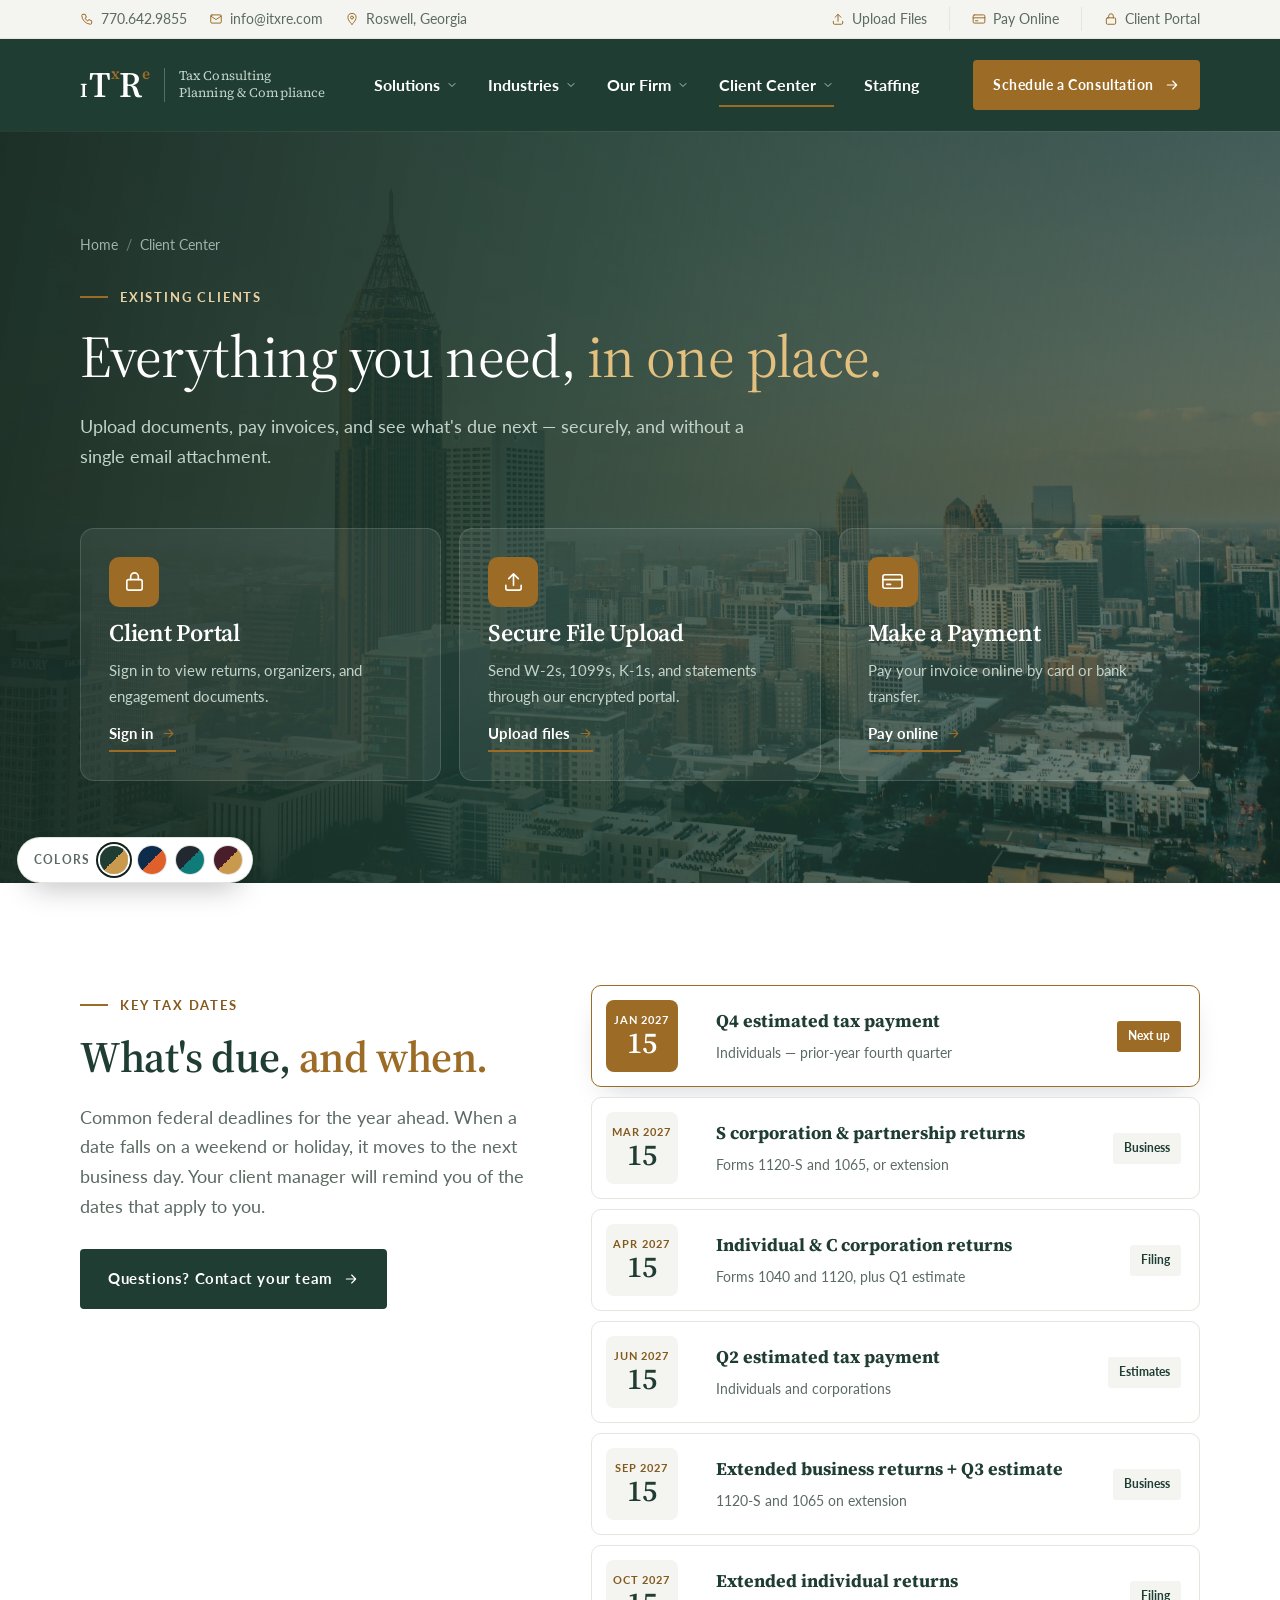
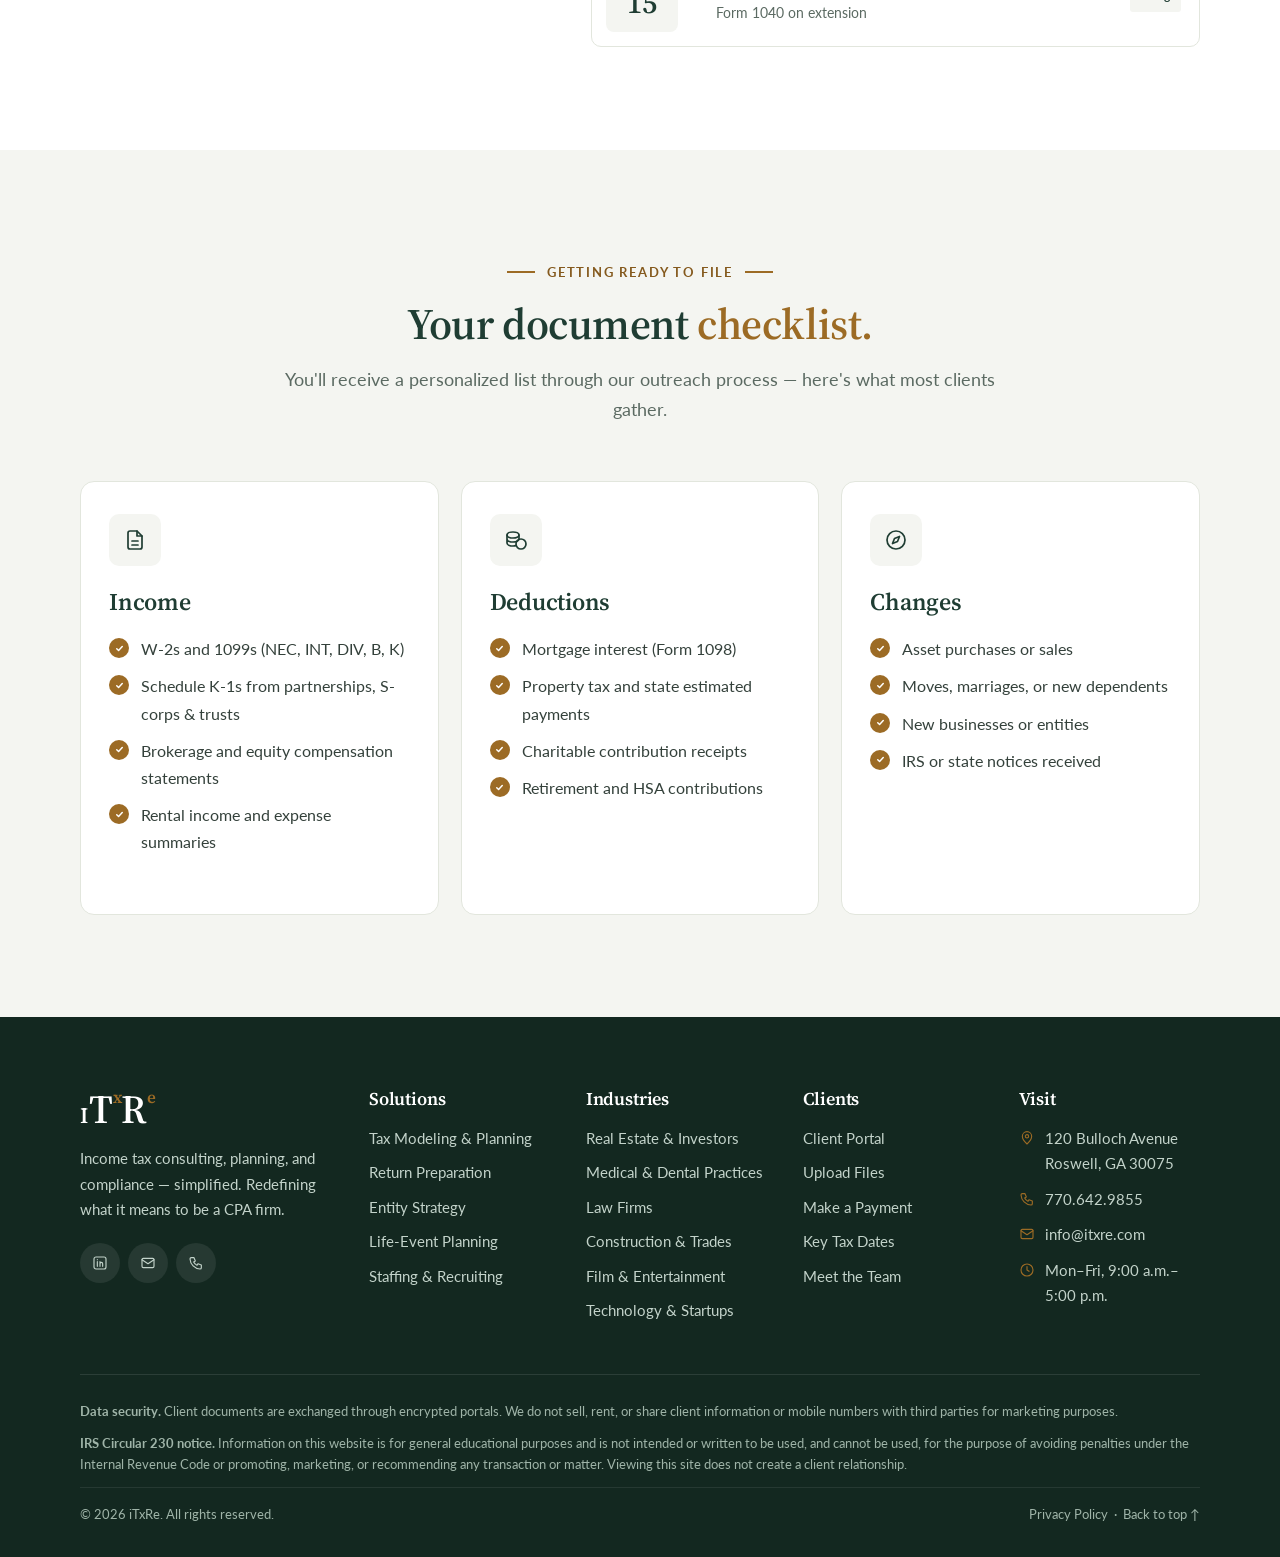
<file: client-center.html>
<!doctype html>
<html lang="en">
<head>
  <meta charset="utf-8">
  <meta name="viewport" content="width=device-width, initial-scale=1">
  <title>Client Center | Portal, Uploads, Payments & Tax Dates | iTxRe</title>
  <meta name="description" content="iTxRe client center: sign in to the client portal, upload documents securely, pay your invoice, and see upcoming tax deadlines.">
  <meta name="theme-color" content="#1f3d33">
  <link rel="icon" href="assets/img/favicon.svg" type="image/svg+xml">
  <link rel="preconnect" href="https://fonts.googleapis.com">
  <link rel="preconnect" href="https://fonts.gstatic.com" crossorigin>
  <link href="https://fonts.googleapis.com/css2?family=Source+Serif+4:opsz,wght@8..60,400;8..60,600;8..60,700&family=Lato:wght@400;700;900&display=swap" rel="stylesheet">
  <link rel="stylesheet" href="assets/css/styles.css">
  <script>try{var p=new URLSearchParams(location.search).get("palette")||localStorage.getItem("itxre-f-palette");if(p&&p!=="hunter")document.documentElement.dataset.palette=p}catch(e){}</script>
</head>
<body>
<div id="site-header"></div>

<main id="main">
  <section class="page-hero" data-chalk="111">
    <div class="container">
      <nav class="crumbs" aria-label="Breadcrumb"><a href="index.html">Home</a><span>/</span>Client Center</nav>
      <span class="eyebrow">Existing clients</span>
      <h1 class="h1">Everything you need, <em>in one place.</em></h1>
      <p class="lead">Upload documents, pay invoices, and see what's due next — securely, and without a single email attachment.</p>
      <div class="portal-grid" style="margin-top:56px">
        <a class="portal" data-link="portalUrl"><i data-icon="lock"></i><h3>Client Portal</h3><p>Sign in to view returns, organizers, and engagement documents.</p><span class="link-arrow">Sign in <span data-icon="arrow"></span></span></a>
        <a class="portal" data-link="uploadUrl"><i data-icon="upload"></i><h3>Secure File Upload</h3><p>Send W-2s, 1099s, K-1s, and statements through our encrypted portal.</p><span class="link-arrow">Upload files <span data-icon="arrow"></span></span></a>
        <a class="portal" data-link="payUrl"><i data-icon="card"></i><h3>Make a Payment</h3><p>Pay your invoice online by card or bank transfer.</p><span class="link-arrow">Pay online <span data-icon="arrow"></span></span></a>
      </div>
    </div>
  </section>

  <section class="section" id="dates">
    <div class="container faq">
      <div class="faq__aside">
        <span class="eyebrow">Key tax dates</span>
        <h2 class="h2">What's due, <em class="accent">and when.</em></h2>
        <p class="lead" style="margin:20px 0 28px">Common federal deadlines for the year ahead. When a date falls on a weekend or holiday, it moves to the next business day. Your client manager will remind you of the dates that apply to you.</p>
        <a class="btn btn--dark" href="contact.html?topic=client">Questions? Contact your team <span data-icon="arrow"></span></a>
      </div>
      <div class="dates" id="date-list"></div>
    </div>
  </section>

  <section class="section section--bone">
    <div class="container">
      <div class="section-head section-head--center"><span class="eyebrow">Getting ready to file</span><h2 class="h2">Your document <em class="accent">checklist.</em></h2><p class="lead">You'll receive a personalized list through our outreach process — here's what most clients gather.</p></div>
      <div class="grid grid-3">
        <div class="card reveal"><div class="card__icon" data-icon="doc"></div><h3>Income</h3><ul class="check-list"><li>W-2s and 1099s (NEC, INT, DIV, B, K)</li><li>Schedule K-1s from partnerships, S-corps &amp; trusts</li><li>Brokerage and equity compensation statements</li><li>Rental income and expense summaries</li></ul></div>
        <div class="card reveal" data-delay="1"><div class="card__icon" data-icon="coins"></div><h3>Deductions</h3><ul class="check-list"><li>Mortgage interest (Form 1098)</li><li>Property tax and state estimated payments</li><li>Charitable contribution receipts</li><li>Retirement and HSA contributions</li></ul></div>
        <div class="card reveal" data-delay="2"><div class="card__icon" data-icon="compass"></div><h3>Changes</h3><ul class="check-list"><li>Asset purchases or sales</li><li>Moves, marriages, or new dependents</li><li>New businesses or entities</li><li>IRS or state notices received</li></ul></div>
      </div>
    </div>
  </section>
</main>

<div id="site-footer"></div>
<script src="assets/js/site.js"></script>
<script>
  // Point portal cards at the URLs configured in SITE (assets/js/site.js)
  document.querySelectorAll("[data-link]").forEach((a) => (a.href = SITE[a.dataset.link]));

  // Federal deadlines for the upcoming 12 months (weekend/holiday shifts not applied)
  const DEADLINES = [
    [0, 15, "Q4 estimated tax payment", "Individuals — prior-year fourth quarter", "Estimates"],
    [2, 15, "S corporation & partnership returns", "Forms 1120-S and 1065, or extension", "Business"],
    [3, 15, "Individual & C corporation returns", "Forms 1040 and 1120, plus Q1 estimate", "Filing"],
    [5, 15, "Q2 estimated tax payment", "Individuals and corporations", "Estimates"],
    [8, 15, "Extended business returns + Q3 estimate", "1120-S and 1065 on extension", "Business"],
    [9, 15, "Extended individual returns", "Form 1040 on extension", "Filing"],
  ];
  const now = new Date(); now.setHours(0, 0, 0, 0);
  const rows = DEADLINES.map(([m, d, title, sub, tag]) => {
    let date = new Date(now.getFullYear(), m, d);
    if (date < now) date = new Date(now.getFullYear() + 1, m, d);
    return { date, title, sub, tag };
  }).sort((a, b) => a.date - b.date);
  document.getElementById("date-list").innerHTML = rows.map((r, i) => `
    <div class="date-row reveal is-visible${i === 0 ? " is-next" : ""}">
      <time datetime="${r.date.toISOString().slice(0, 10)}"><small>${r.date.toLocaleString("en-US", { month: "short" })} ${r.date.getFullYear()}</small>${r.date.getDate()}</time>
      <div><strong>${r.title}</strong><span>${r.sub}</span></div>
      <span class="badge">${i === 0 ? "Next up" : r.tag}</span>
    </div>`).join("");
</script>
</body>
</html>
</file>
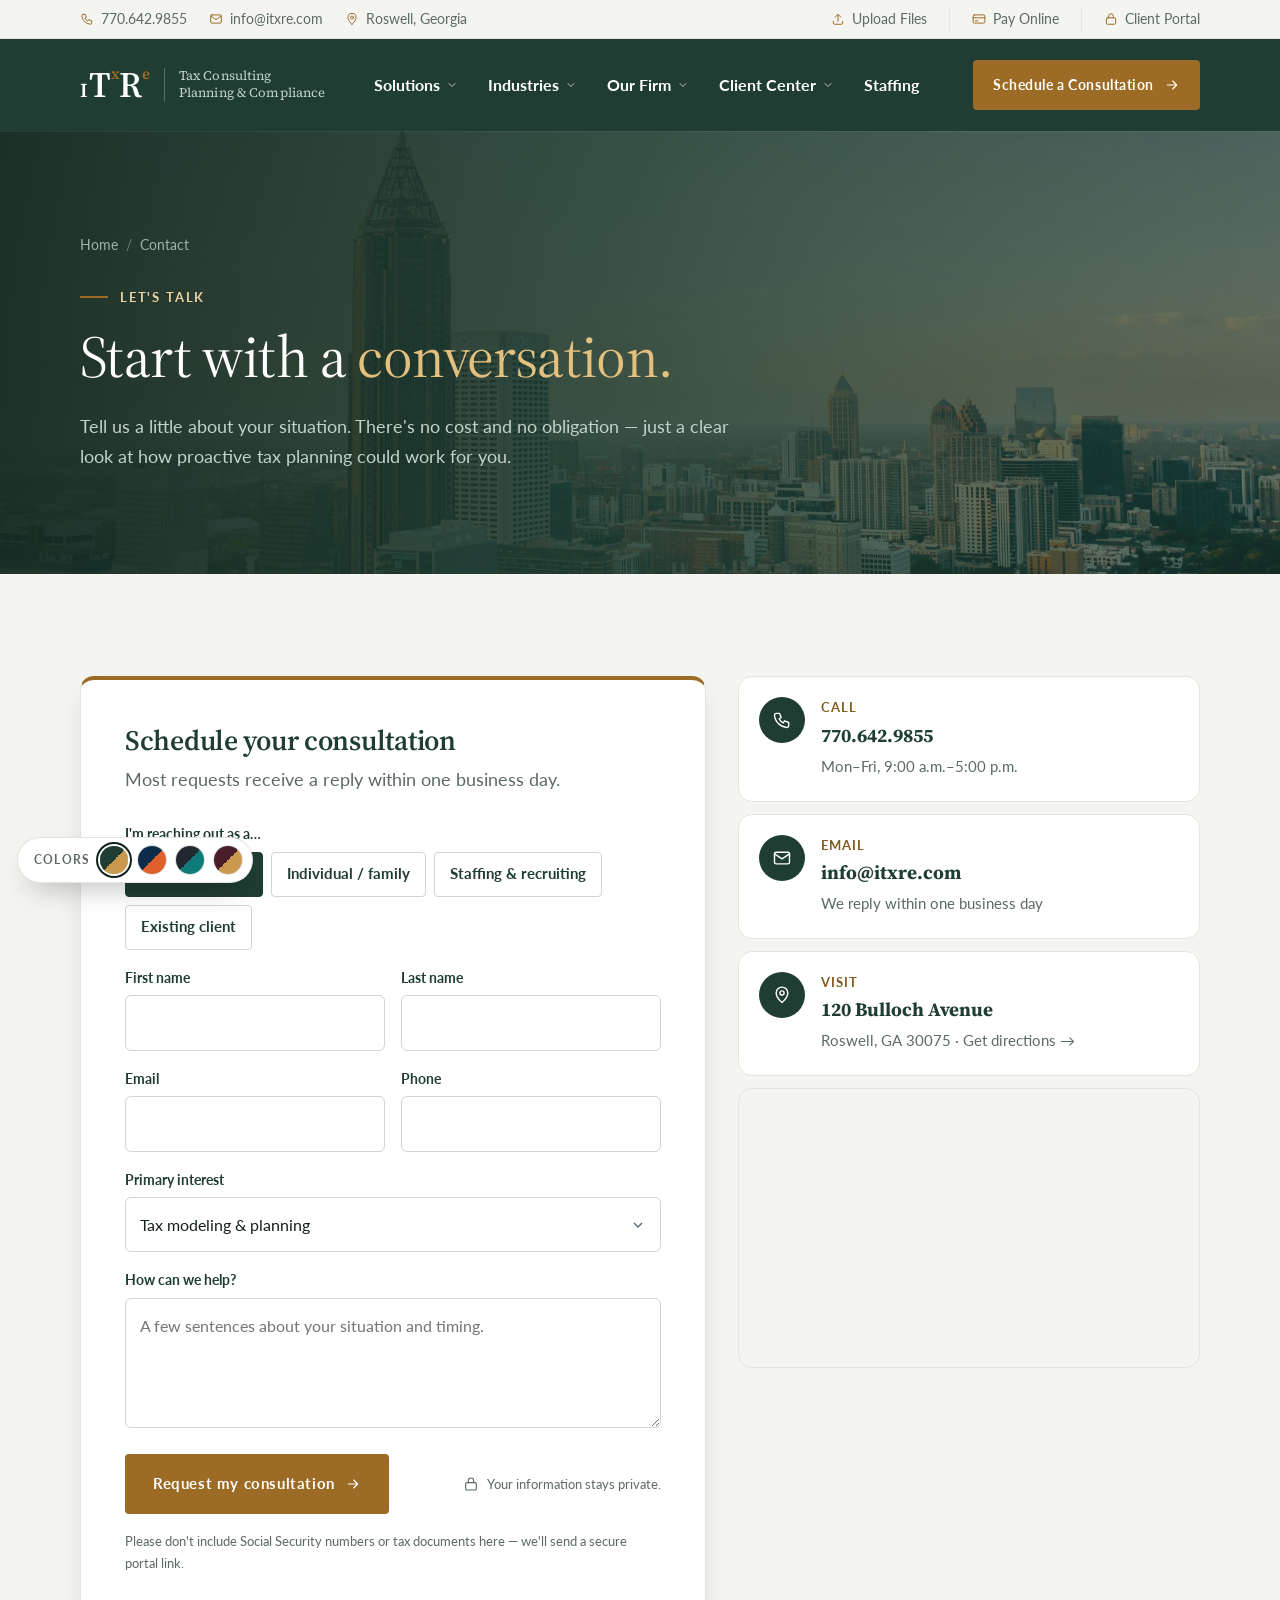
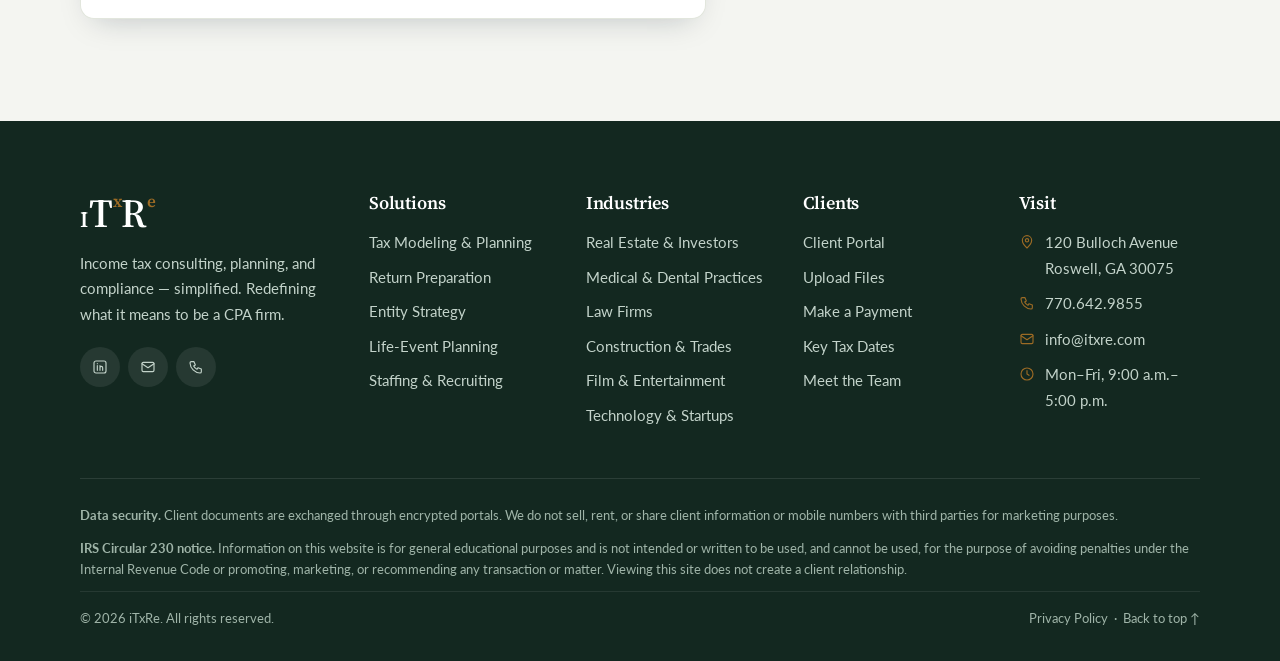
<file: contact.html>
<!doctype html>
<html lang="en">
<head>
  <meta charset="utf-8">
  <meta name="viewport" content="width=device-width, initial-scale=1">
  <title>Schedule a Consultation | iTxRe · Roswell, GA CPA</title>
  <meta name="description" content="Schedule a complimentary consultation with iTxRe. Visit us at 120 Bulloch Avenue, Roswell, GA, call 770.642.9855, or email info@itxre.com.">
  <meta name="theme-color" content="#1f3d33">
  <link rel="icon" href="assets/img/favicon.svg" type="image/svg+xml">
  <link rel="preconnect" href="https://fonts.googleapis.com">
  <link rel="preconnect" href="https://fonts.gstatic.com" crossorigin>
  <link href="https://fonts.googleapis.com/css2?family=Source+Serif+4:opsz,wght@8..60,400;8..60,600;8..60,700&family=Lato:wght@400;700;900&display=swap" rel="stylesheet">
  <link rel="stylesheet" href="assets/css/styles.css">
  <script>try{var p=new URLSearchParams(location.search).get("palette")||localStorage.getItem("itxre-f-palette");if(p&&p!=="hunter")document.documentElement.dataset.palette=p}catch(e){}</script>
</head>
<body>
<div id="site-header"></div>

<main id="main">
  <section class="page-hero" data-chalk="101">
    <div class="container">
      <nav class="crumbs" aria-label="Breadcrumb"><a href="index.html">Home</a><span>/</span>Contact</nav>
      <span class="eyebrow">Let's talk</span>
      <h1 class="h1">Start with a <em>conversation.</em></h1>
      <p class="lead">Tell us a little about your situation. There's no cost and no obligation — just a clear look at how proactive tax planning could work for you.</p>
    </div>
  </section>

  <section class="section section--bone">
    <div class="container contact-grid">
      <div class="form-card">
        <!-- Form handling: create a free form at formspree.io and replace YOUR_FORM_ID below. -->
        <form data-form action="https://formspree.io/f/YOUR_FORM_ID" method="POST">
          <h2 class="h3" style="margin-bottom:8px">Schedule your consultation</h2>
          <p style="color:var(--muted);margin-bottom:28px">Most requests receive a reply within one business day.</p>
          <div class="form-grid">
            <div class="field field--full">
              <label>I'm reaching out as a…</label>
              <div class="radio-pills" role="radiogroup">
                <label><input type="radio" name="topic" value="business" checked><span>Business owner</span></label>
                <label><input type="radio" name="topic" value="individual"><span>Individual / family</span></label>
                <label><input type="radio" name="topic" value="staffing"><span>Staffing &amp; recruiting</span></label>
                <label><input type="radio" name="topic" value="client"><span>Existing client</span></label>
              </div>
            </div>
            <div class="field"><label for="first">First name</label><input id="first" name="first_name" autocomplete="given-name" required></div>
            <div class="field"><label for="last">Last name</label><input id="last" name="last_name" autocomplete="family-name" required></div>
            <div class="field"><label for="email">Email</label><input id="email" type="email" name="email" autocomplete="email" required></div>
            <div class="field"><label for="phone">Phone</label><input id="phone" type="tel" name="phone" autocomplete="tel"></div>
            <div class="field field--full"><label for="interest">Primary interest</label>
              <select id="interest" name="interest">
                <option>Tax modeling &amp; planning</option>
                <option>Income tax return preparation</option>
                <option>Entity &amp; compensation strategy</option>
                <option>Life event (sale, move, inheritance)</option>
                <option>Staffing &amp; recruiting</option>
                <option>Something else</option>
              </select>
            </div>
            <div class="field field--full"><label for="msg">How can we help?</label><textarea id="msg" name="message" placeholder="A few sentences about your situation and timing."></textarea></div>
          </div>
          <div style="display:flex;justify-content:space-between;align-items:center;gap:20px;flex-wrap:wrap;margin-top:26px">
            <button class="btn" type="submit">Request my consultation <span data-icon="arrow"></span></button>
            <span style="font-size:13px;color:var(--muted);display:flex;gap:8px;align-items:center"><span data-icon="lock" style="width:16px;color:var(--ember)"></span>Your information stays private.</span>
          </div>
          <p class="form-note">Please don't include Social Security numbers or tax documents here — we'll send a secure portal link.</p>
        </form>
        <div class="form-success" role="status">
          <i data-icon="check"></i>
          <h2 class="h3">Thank you — we'll be in touch.</h2>
          <p style="color:var(--muted);margin-top:12px">A member of our team will reach out within one business day. Need us sooner? Call <a href="tel:+17706429855" style="color:var(--ember-deep);font-weight:700">770.642.9855</a>.</p>
        </div>
      </div>

      <div class="info-stack">
        <a class="info-card" href="tel:+17706429855"><i data-icon="phone"></i><div><small>Call</small><strong>770.642.9855</strong><span>Mon–Fri, 9:00 a.m.–5:00 p.m.</span></div></a>
        <a class="info-card" href="mailto:info@itxre.com"><i data-icon="mail"></i><div><small>Email</small><strong>info@itxre.com</strong><span>We reply within one business day</span></div></a>
        <a class="info-card" href="https://www.google.com/maps/dir/?api=1&amp;destination=120%20Bulloch%20Avenue%2C%20Roswell%2C%20GA%2030075" target="_blank" rel="noopener"><i data-icon="pin"></i><div><small>Visit</small><strong>120 Bulloch Avenue</strong><span>Roswell, GA 30075 · Get directions →</span></div></a>
        <div class="map"><iframe title="Map to iTxRe in Roswell, GA" loading="lazy" referrerpolicy="no-referrer-when-downgrade" src="https://www.google.com/maps?q=120+Bulloch+Avenue,+Roswell,+GA+30075&amp;output=embed"></iframe></div>
      </div>
    </div>
  </section>
</main>

<div id="site-footer"></div>
<script src="assets/js/site.js"></script>
<script>
  // Preselect the topic from links like contact.html?topic=staffing
  const topic = new URLSearchParams(location.search).get("topic");
  const radio = topic && document.querySelector(`input[name="topic"][value="${CSS.escape(topic)}"]`);
  if (radio) { radio.checked = true; if (topic === "staffing") document.getElementById("interest").value = "Staffing & recruiting"; }
</script>
</body>
</html>
</file>
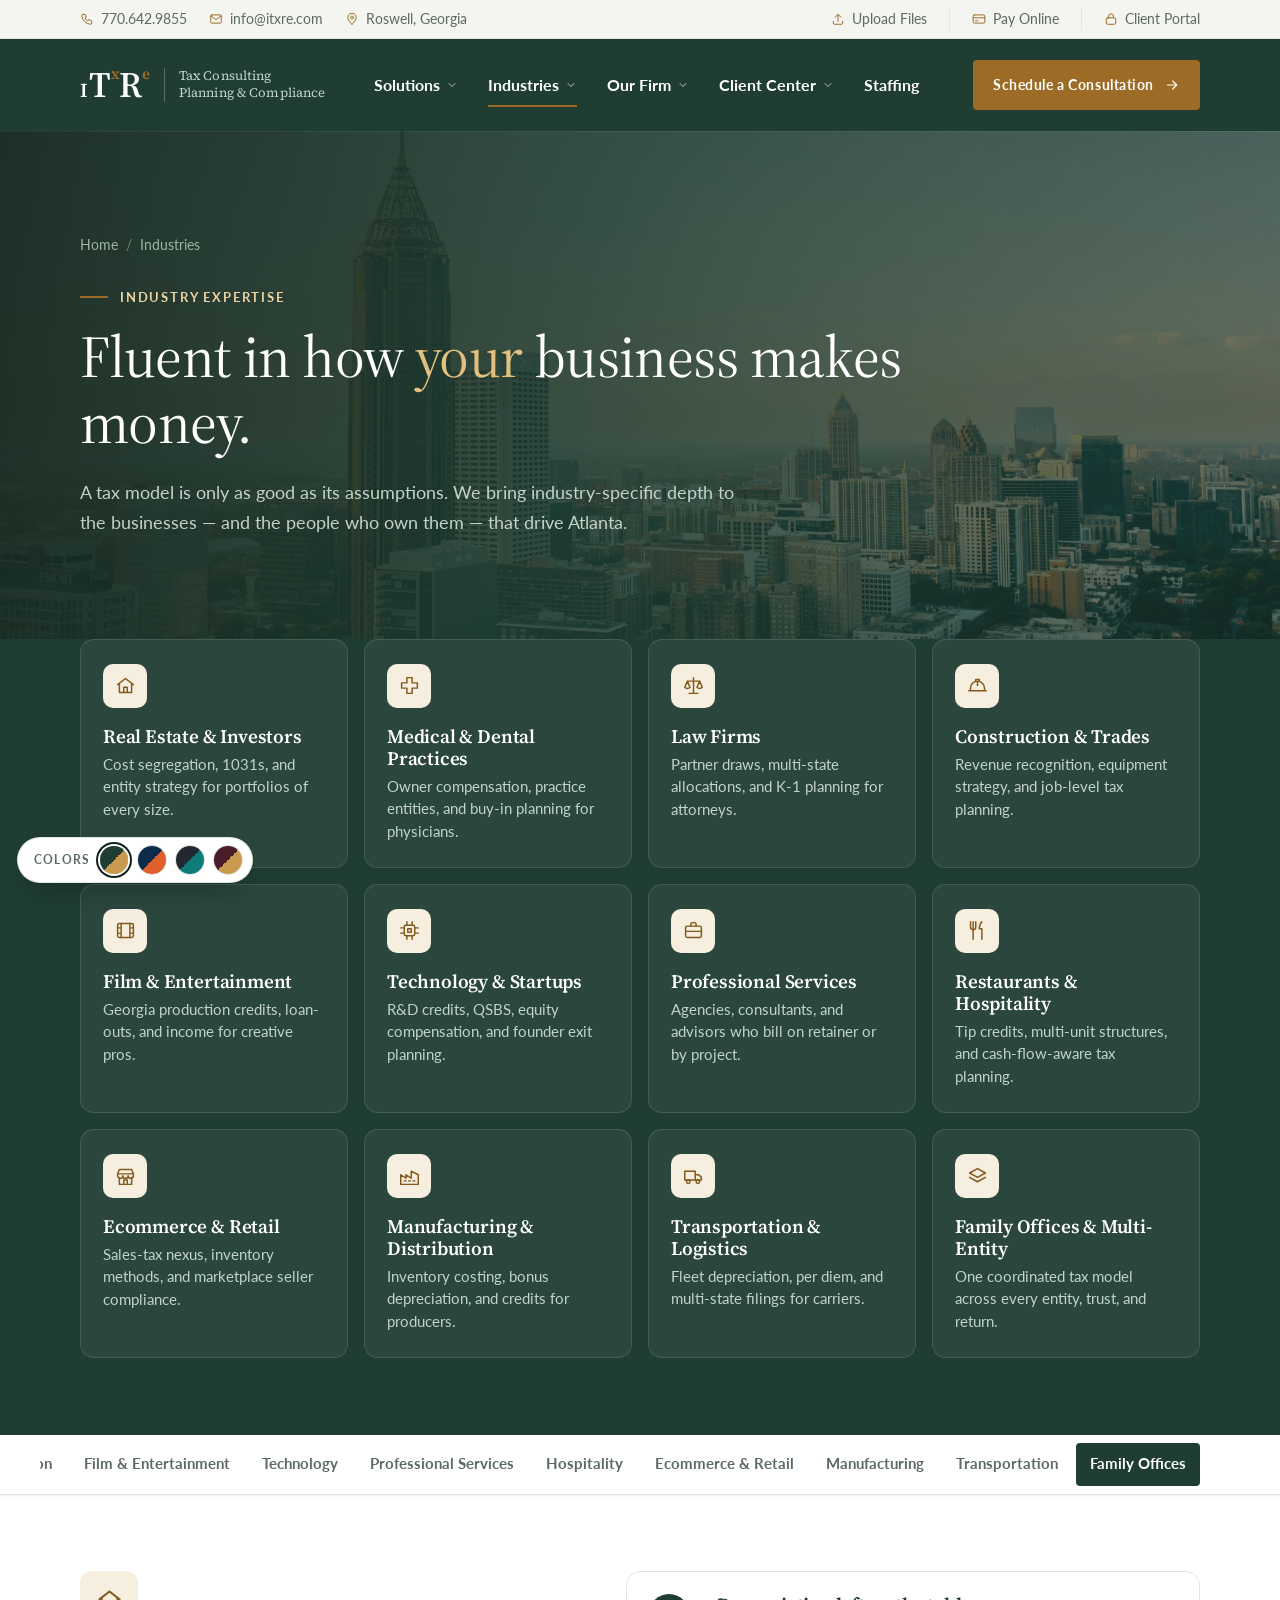
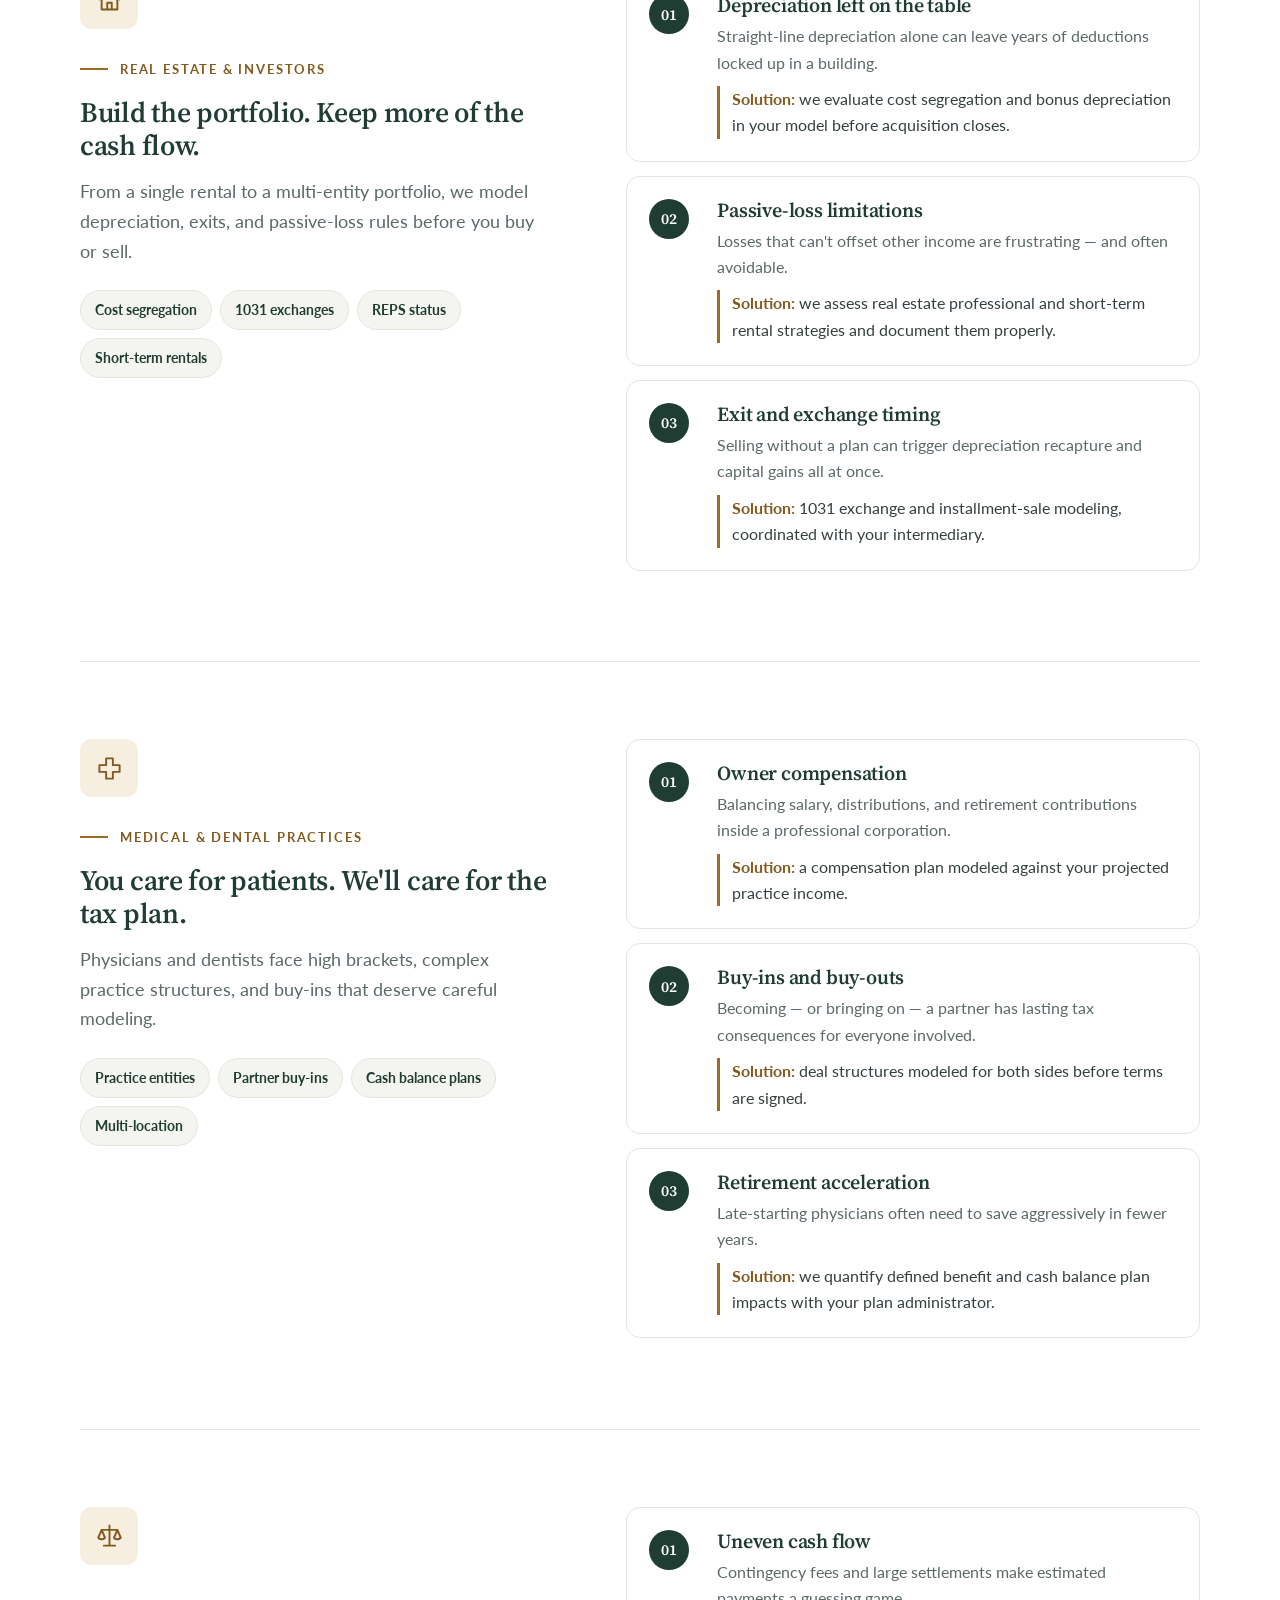
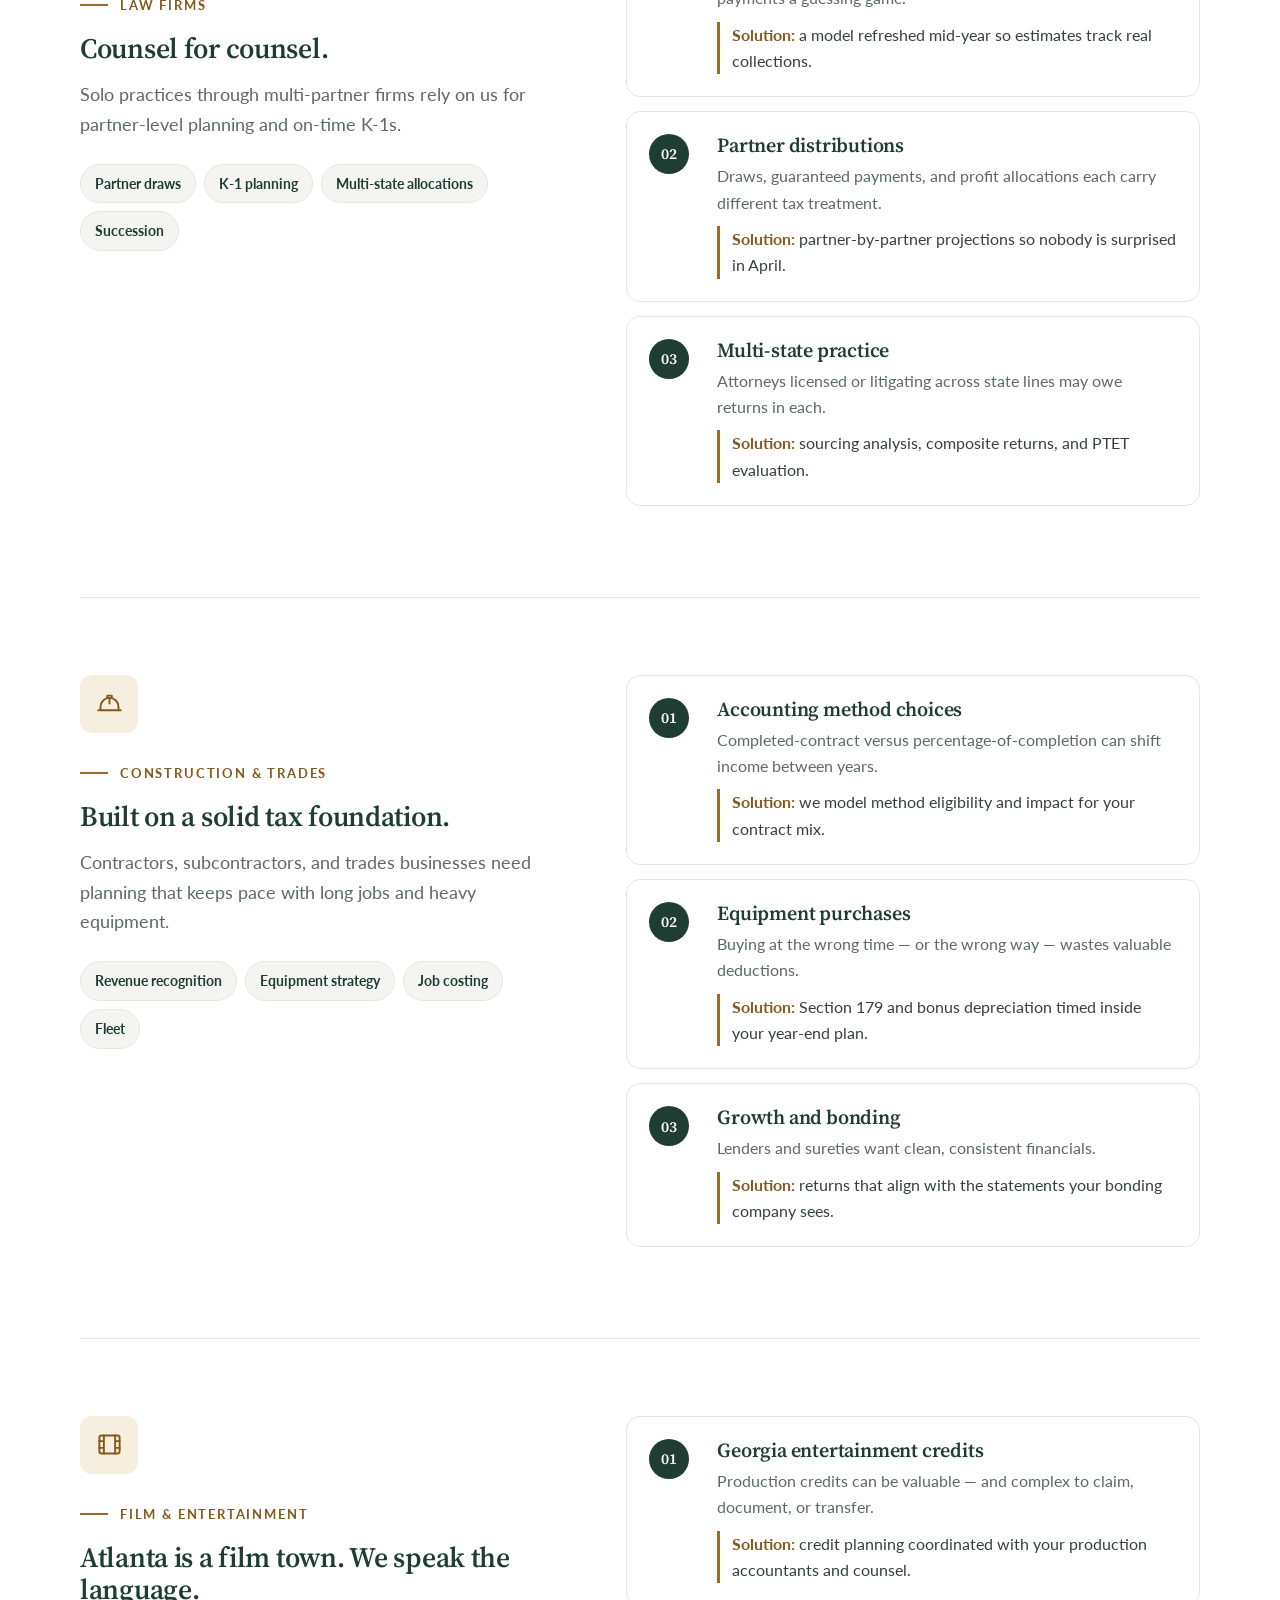
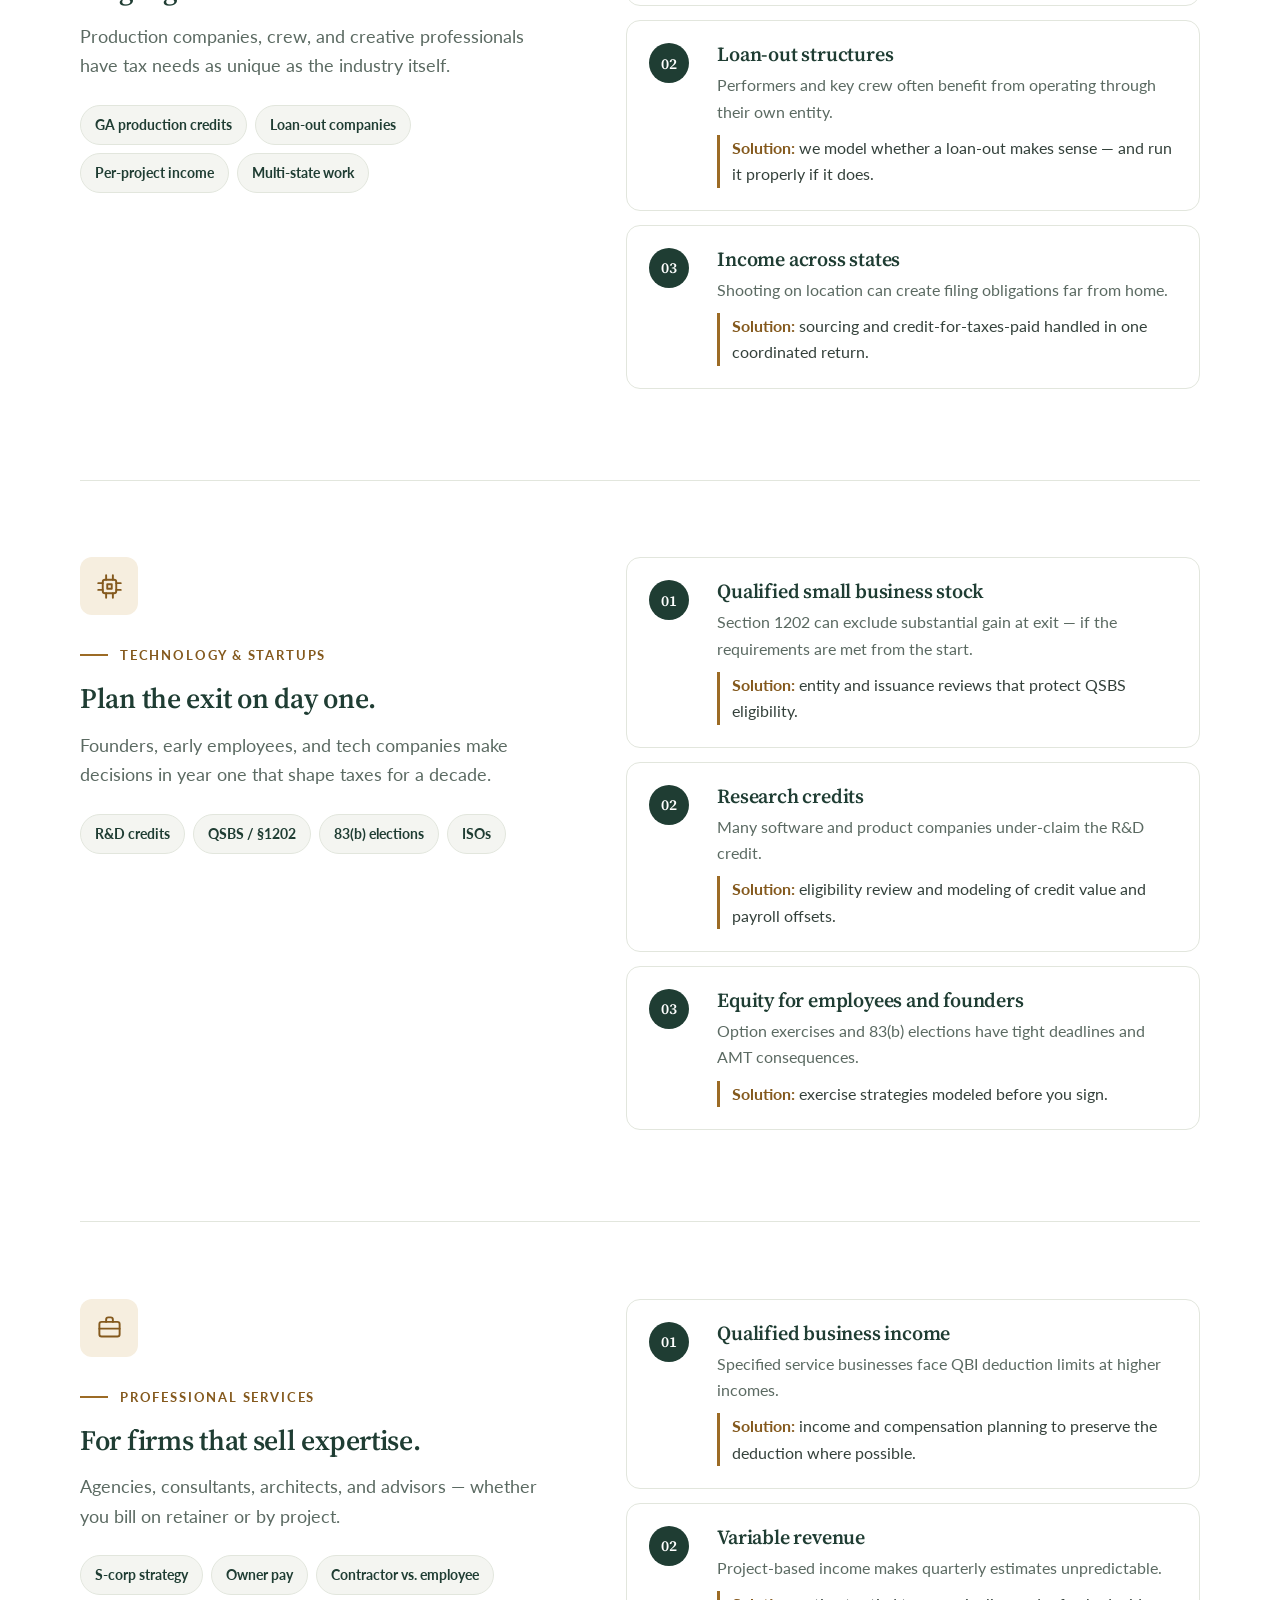
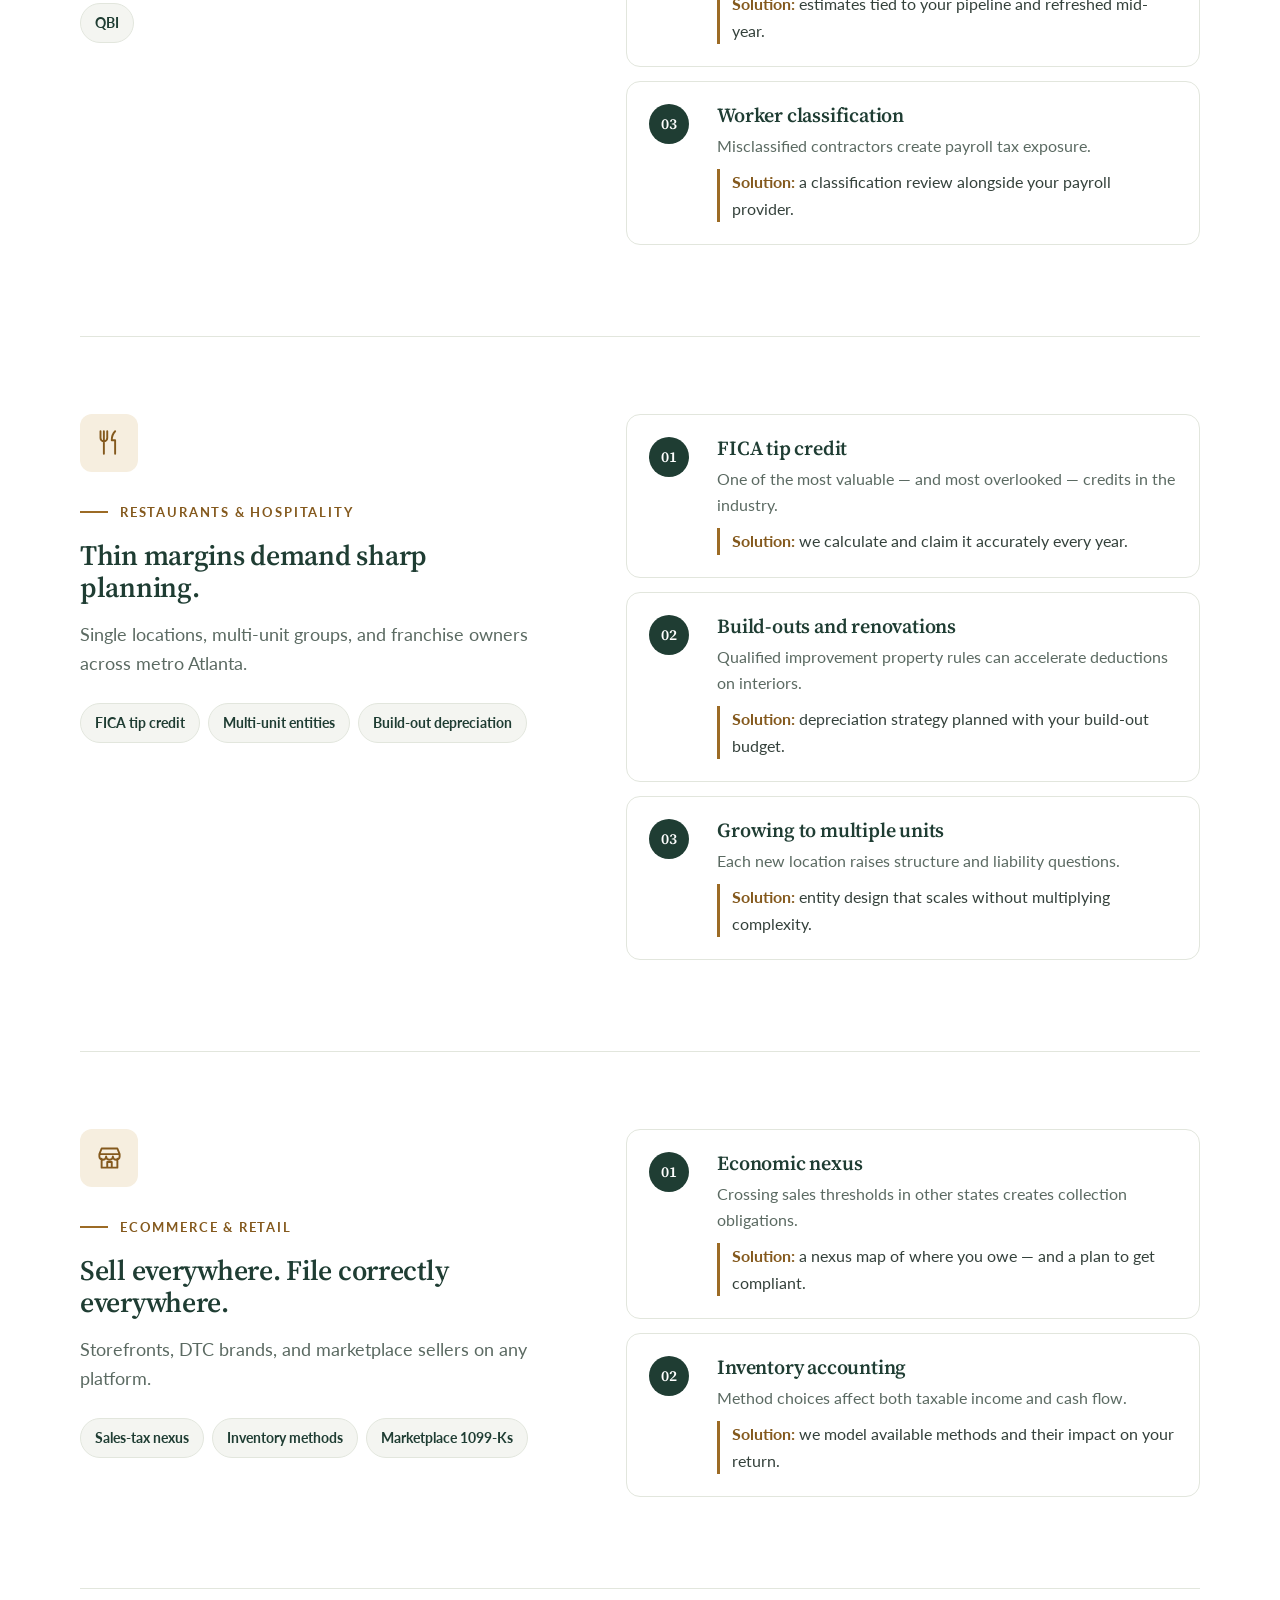
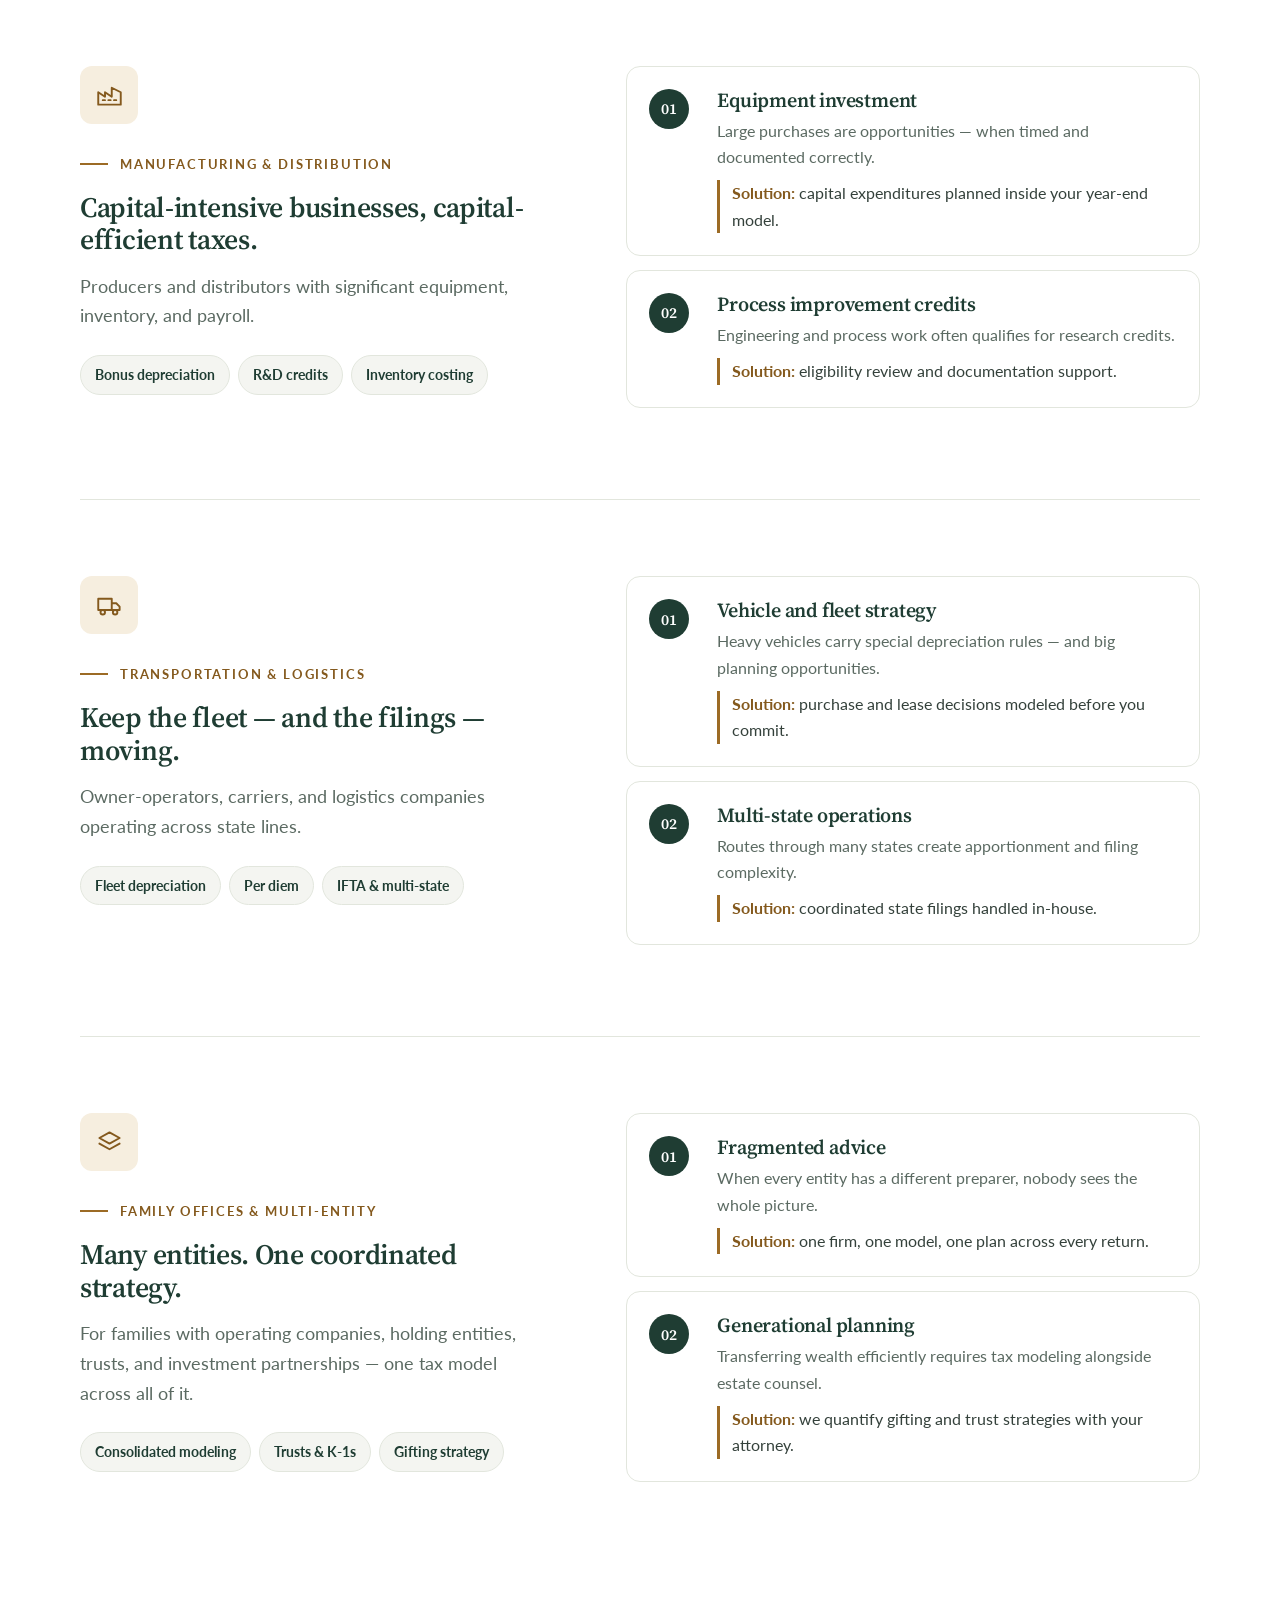
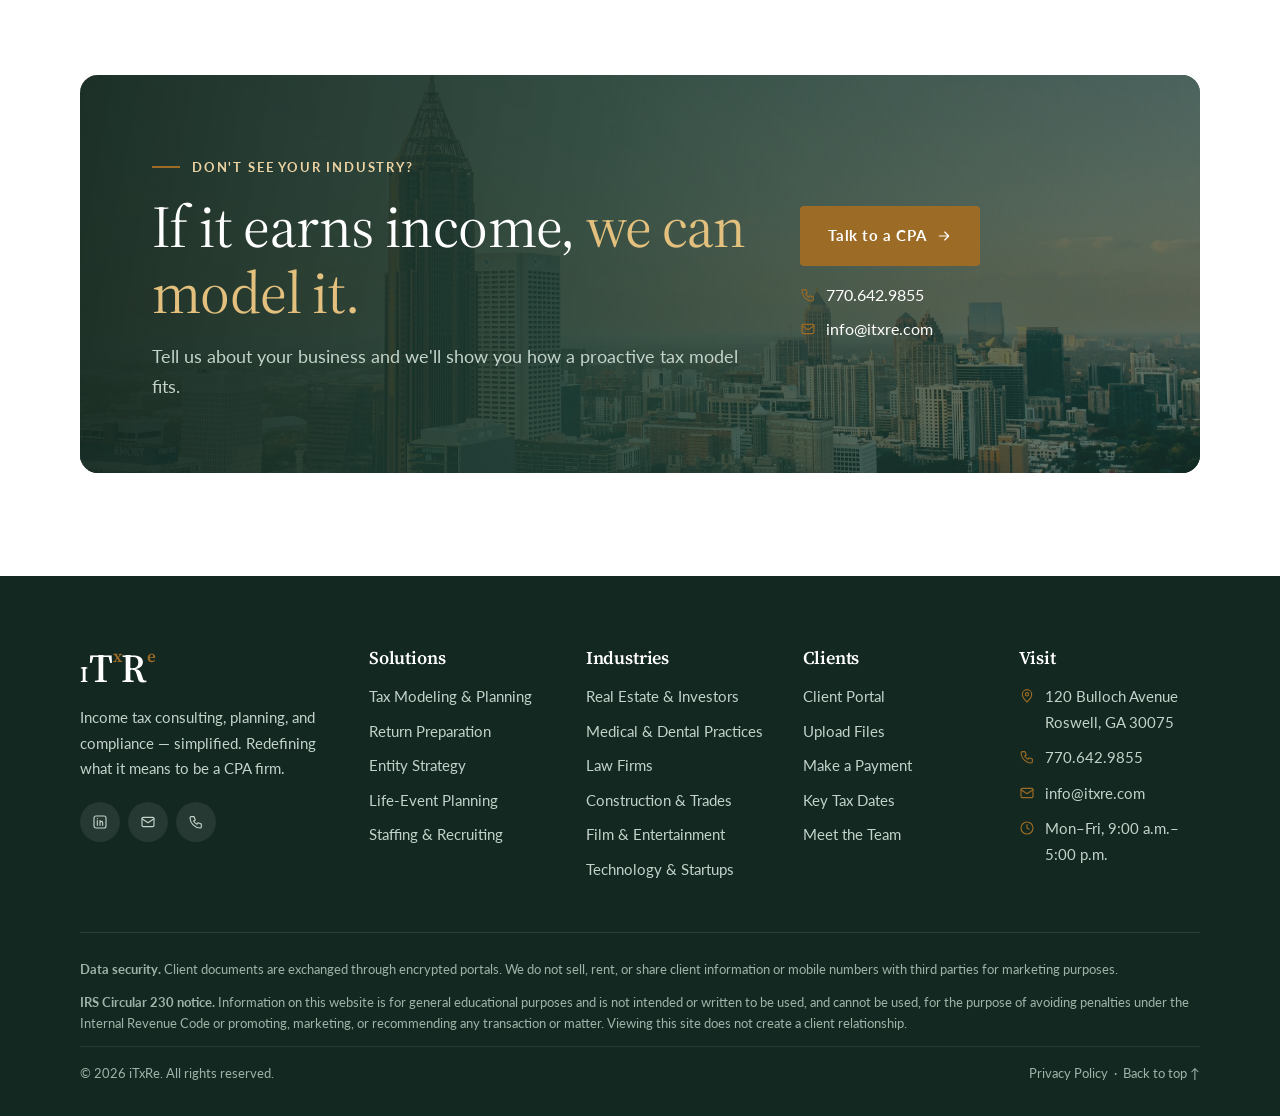
<file: industries.html>
<!doctype html>
<html lang="en">
<head>
  <meta charset="utf-8">
  <meta name="viewport" content="width=device-width, initial-scale=1">
  <title>Industries We Serve | iTxRe · Atlanta Tax Planning CPAs</title>
  <meta name="description" content="Industry-specific tax modeling and planning for Atlanta real estate investors, medical practices, law firms, contractors, film professionals, startups, and more.">
  <meta name="theme-color" content="#1f3d33">
  <link rel="icon" href="assets/img/favicon.svg" type="image/svg+xml">
  <link rel="preconnect" href="https://fonts.googleapis.com">
  <link rel="preconnect" href="https://fonts.gstatic.com" crossorigin>
  <link href="https://fonts.googleapis.com/css2?family=Source+Serif+4:opsz,wght@8..60,400;8..60,600;8..60,700&family=Lato:wght@400;700;900&display=swap" rel="stylesheet">
  <link rel="stylesheet" href="assets/css/styles.css">
  <script>try{var p=new URLSearchParams(location.search).get("palette")||localStorage.getItem("itxre-f-palette");if(p&&p!=="hunter")document.documentElement.dataset.palette=p}catch(e){}</script>
</head>
<body>
<div id="site-header"></div>

<main id="main">
  <section class="page-hero" data-chalk="51">
    <div class="container">
      <nav class="crumbs" aria-label="Breadcrumb"><a href="index.html">Home</a><span>/</span>Industries</nav>
      <span class="eyebrow">Industry expertise</span>
      <h1 class="h1">Fluent in how <em>your</em> business makes money.</h1>
      <p class="lead">A tax model is only as good as its assumptions. We bring industry-specific depth to the businesses — and the people who own them — that drive Atlanta.</p>
    </div>
  </section>

  <section class="section section--tight on-dark" style="padding-top:0">
    <div class="container">
      <div class="industries" data-industries style="margin-top:-1px"></div>
    </div>
  </section>

  <nav class="jumpnav" aria-label="Industries on this page">
    <div class="container">
      <a href="#real-estate">Real Estate</a><a href="#medical-dental">Medical &amp; Dental</a><a href="#law-firms">Law Firms</a><a href="#construction">Construction</a><a href="#film-entertainment">Film &amp; Entertainment</a><a href="#technology">Technology</a><a href="#professional-services">Professional Services</a><a href="#hospitality">Hospitality</a><a href="#ecommerce-retail">Ecommerce &amp; Retail</a><a href="#manufacturing">Manufacturing</a><a href="#transportation">Transportation</a><a href="#family-offices">Family Offices</a>
    </div>
  </nav>

  <div class="container">

    <article class="detail" id="real-estate">
      <div class="detail__aside">
        <div class="detail__icon" data-icon="home"></div>
        <span class="eyebrow">Real Estate &amp; Investors</span>
        <h2 class="h3">Build the portfolio. Keep more of the cash flow.</h2>
        <p class="lead">From a single rental to a multi-entity portfolio, we model depreciation, exits, and passive-loss rules before you buy or sell.</p>
        <div class="chips"><span class="chip">Cost segregation</span><span class="chip">1031 exchanges</span><span class="chip">REPS status</span><span class="chip">Short-term rentals</span></div>
      </div>
      <div>
        <div class="issue"><span class="issue__n">01</span><div><h4>Depreciation left on the table</h4><p>Straight-line depreciation alone can leave years of deductions locked up in a building.</p><p class="sol"><b>Solution:</b> we evaluate cost segregation and bonus depreciation in your model before acquisition closes.</p></div></div>
        <div class="issue"><span class="issue__n">02</span><div><h4>Passive-loss limitations</h4><p>Losses that can't offset other income are frustrating — and often avoidable.</p><p class="sol"><b>Solution:</b> we assess real estate professional and short-term rental strategies and document them properly.</p></div></div>
        <div class="issue"><span class="issue__n">03</span><div><h4>Exit and exchange timing</h4><p>Selling without a plan can trigger depreciation recapture and capital gains all at once.</p><p class="sol"><b>Solution:</b> 1031 exchange and installment-sale modeling, coordinated with your intermediary.</p></div></div>
      </div>
    </article>

    <article class="detail" id="medical-dental">
      <div class="detail__aside">
        <div class="detail__icon" data-icon="medical"></div>
        <span class="eyebrow">Medical &amp; Dental Practices</span>
        <h2 class="h3">You care for patients. We'll care for the tax plan.</h2>
        <p class="lead">Physicians and dentists face high brackets, complex practice structures, and buy-ins that deserve careful modeling.</p>
        <div class="chips"><span class="chip">Practice entities</span><span class="chip">Partner buy-ins</span><span class="chip">Cash balance plans</span><span class="chip">Multi-location</span></div>
      </div>
      <div>
        <div class="issue"><span class="issue__n">01</span><div><h4>Owner compensation</h4><p>Balancing salary, distributions, and retirement contributions inside a professional corporation.</p><p class="sol"><b>Solution:</b> a compensation plan modeled against your projected practice income.</p></div></div>
        <div class="issue"><span class="issue__n">02</span><div><h4>Buy-ins and buy-outs</h4><p>Becoming — or bringing on — a partner has lasting tax consequences for everyone involved.</p><p class="sol"><b>Solution:</b> deal structures modeled for both sides before terms are signed.</p></div></div>
        <div class="issue"><span class="issue__n">03</span><div><h4>Retirement acceleration</h4><p>Late-starting physicians often need to save aggressively in fewer years.</p><p class="sol"><b>Solution:</b> we quantify defined benefit and cash balance plan impacts with your plan administrator.</p></div></div>
      </div>
    </article>

    <article class="detail" id="law-firms">
      <div class="detail__aside">
        <div class="detail__icon" data-icon="scale"></div>
        <span class="eyebrow">Law Firms</span>
        <h2 class="h3">Counsel for counsel.</h2>
        <p class="lead">Solo practices through multi-partner firms rely on us for partner-level planning and on-time K-1s.</p>
        <div class="chips"><span class="chip">Partner draws</span><span class="chip">K-1 planning</span><span class="chip">Multi-state allocations</span><span class="chip">Succession</span></div>
      </div>
      <div>
        <div class="issue"><span class="issue__n">01</span><div><h4>Uneven cash flow</h4><p>Contingency fees and large settlements make estimated payments a guessing game.</p><p class="sol"><b>Solution:</b> a model refreshed mid-year so estimates track real collections.</p></div></div>
        <div class="issue"><span class="issue__n">02</span><div><h4>Partner distributions</h4><p>Draws, guaranteed payments, and profit allocations each carry different tax treatment.</p><p class="sol"><b>Solution:</b> partner-by-partner projections so nobody is surprised in April.</p></div></div>
        <div class="issue"><span class="issue__n">03</span><div><h4>Multi-state practice</h4><p>Attorneys licensed or litigating across state lines may owe returns in each.</p><p class="sol"><b>Solution:</b> sourcing analysis, composite returns, and PTET evaluation.</p></div></div>
      </div>
    </article>

    <article class="detail" id="construction">
      <div class="detail__aside">
        <div class="detail__icon" data-icon="hardhat"></div>
        <span class="eyebrow">Construction &amp; Trades</span>
        <h2 class="h3">Built on a solid tax foundation.</h2>
        <p class="lead">Contractors, subcontractors, and trades businesses need planning that keeps pace with long jobs and heavy equipment.</p>
        <div class="chips"><span class="chip">Revenue recognition</span><span class="chip">Equipment strategy</span><span class="chip">Job costing</span><span class="chip">Fleet</span></div>
      </div>
      <div>
        <div class="issue"><span class="issue__n">01</span><div><h4>Accounting method choices</h4><p>Completed-contract versus percentage-of-completion can shift income between years.</p><p class="sol"><b>Solution:</b> we model method eligibility and impact for your contract mix.</p></div></div>
        <div class="issue"><span class="issue__n">02</span><div><h4>Equipment purchases</h4><p>Buying at the wrong time — or the wrong way — wastes valuable deductions.</p><p class="sol"><b>Solution:</b> Section 179 and bonus depreciation timed inside your year-end plan.</p></div></div>
        <div class="issue"><span class="issue__n">03</span><div><h4>Growth and bonding</h4><p>Lenders and sureties want clean, consistent financials.</p><p class="sol"><b>Solution:</b> returns that align with the statements your bonding company sees.</p></div></div>
      </div>
    </article>

    <article class="detail" id="film-entertainment">
      <div class="detail__aside">
        <div class="detail__icon" data-icon="film"></div>
        <span class="eyebrow">Film &amp; Entertainment</span>
        <h2 class="h3">Atlanta is a film town. We speak the language.</h2>
        <p class="lead">Production companies, crew, and creative professionals have tax needs as unique as the industry itself.</p>
        <div class="chips"><span class="chip">GA production credits</span><span class="chip">Loan-out companies</span><span class="chip">Per-project income</span><span class="chip">Multi-state work</span></div>
      </div>
      <div>
        <div class="issue"><span class="issue__n">01</span><div><h4>Georgia entertainment credits</h4><p>Production credits can be valuable — and complex to claim, document, or transfer.</p><p class="sol"><b>Solution:</b> credit planning coordinated with your production accountants and counsel.</p></div></div>
        <div class="issue"><span class="issue__n">02</span><div><h4>Loan-out structures</h4><p>Performers and key crew often benefit from operating through their own entity.</p><p class="sol"><b>Solution:</b> we model whether a loan-out makes sense — and run it properly if it does.</p></div></div>
        <div class="issue"><span class="issue__n">03</span><div><h4>Income across states</h4><p>Shooting on location can create filing obligations far from home.</p><p class="sol"><b>Solution:</b> sourcing and credit-for-taxes-paid handled in one coordinated return.</p></div></div>
      </div>
    </article>

    <article class="detail" id="technology">
      <div class="detail__aside">
        <div class="detail__icon" data-icon="cpu"></div>
        <span class="eyebrow">Technology &amp; Startups</span>
        <h2 class="h3">Plan the exit on day one.</h2>
        <p class="lead">Founders, early employees, and tech companies make decisions in year one that shape taxes for a decade.</p>
        <div class="chips"><span class="chip">R&amp;D credits</span><span class="chip">QSBS / §1202</span><span class="chip">83(b) elections</span><span class="chip">ISOs</span></div>
      </div>
      <div>
        <div class="issue"><span class="issue__n">01</span><div><h4>Qualified small business stock</h4><p>Section 1202 can exclude substantial gain at exit — if the requirements are met from the start.</p><p class="sol"><b>Solution:</b> entity and issuance reviews that protect QSBS eligibility.</p></div></div>
        <div class="issue"><span class="issue__n">02</span><div><h4>Research credits</h4><p>Many software and product companies under-claim the R&amp;D credit.</p><p class="sol"><b>Solution:</b> eligibility review and modeling of credit value and payroll offsets.</p></div></div>
        <div class="issue"><span class="issue__n">03</span><div><h4>Equity for employees and founders</h4><p>Option exercises and 83(b) elections have tight deadlines and AMT consequences.</p><p class="sol"><b>Solution:</b> exercise strategies modeled before you sign.</p></div></div>
      </div>
    </article>

    <article class="detail" id="professional-services">
      <div class="detail__aside">
        <div class="detail__icon" data-icon="briefcase"></div>
        <span class="eyebrow">Professional Services</span>
        <h2 class="h3">For firms that sell expertise.</h2>
        <p class="lead">Agencies, consultants, architects, and advisors — whether you bill on retainer or by project.</p>
        <div class="chips"><span class="chip">S-corp strategy</span><span class="chip">Owner pay</span><span class="chip">Contractor vs. employee</span><span class="chip">QBI</span></div>
      </div>
      <div>
        <div class="issue"><span class="issue__n">01</span><div><h4>Qualified business income</h4><p>Specified service businesses face QBI deduction limits at higher incomes.</p><p class="sol"><b>Solution:</b> income and compensation planning to preserve the deduction where possible.</p></div></div>
        <div class="issue"><span class="issue__n">02</span><div><h4>Variable revenue</h4><p>Project-based income makes quarterly estimates unpredictable.</p><p class="sol"><b>Solution:</b> estimates tied to your pipeline and refreshed mid-year.</p></div></div>
        <div class="issue"><span class="issue__n">03</span><div><h4>Worker classification</h4><p>Misclassified contractors create payroll tax exposure.</p><p class="sol"><b>Solution:</b> a classification review alongside your payroll provider.</p></div></div>
      </div>
    </article>

    <article class="detail" id="hospitality">
      <div class="detail__aside">
        <div class="detail__icon" data-icon="utensils"></div>
        <span class="eyebrow">Restaurants &amp; Hospitality</span>
        <h2 class="h3">Thin margins demand sharp planning.</h2>
        <p class="lead">Single locations, multi-unit groups, and franchise owners across metro Atlanta.</p>
        <div class="chips"><span class="chip">FICA tip credit</span><span class="chip">Multi-unit entities</span><span class="chip">Build-out depreciation</span></div>
      </div>
      <div>
        <div class="issue"><span class="issue__n">01</span><div><h4>FICA tip credit</h4><p>One of the most valuable — and most overlooked — credits in the industry.</p><p class="sol"><b>Solution:</b> we calculate and claim it accurately every year.</p></div></div>
        <div class="issue"><span class="issue__n">02</span><div><h4>Build-outs and renovations</h4><p>Qualified improvement property rules can accelerate deductions on interiors.</p><p class="sol"><b>Solution:</b> depreciation strategy planned with your build-out budget.</p></div></div>
        <div class="issue"><span class="issue__n">03</span><div><h4>Growing to multiple units</h4><p>Each new location raises structure and liability questions.</p><p class="sol"><b>Solution:</b> entity design that scales without multiplying complexity.</p></div></div>
      </div>
    </article>

    <article class="detail" id="ecommerce-retail">
      <div class="detail__aside">
        <div class="detail__icon" data-icon="store"></div>
        <span class="eyebrow">Ecommerce &amp; Retail</span>
        <h2 class="h3">Sell everywhere. File correctly everywhere.</h2>
        <p class="lead">Storefronts, DTC brands, and marketplace sellers on any platform.</p>
        <div class="chips"><span class="chip">Sales-tax nexus</span><span class="chip">Inventory methods</span><span class="chip">Marketplace 1099-Ks</span></div>
      </div>
      <div>
        <div class="issue"><span class="issue__n">01</span><div><h4>Economic nexus</h4><p>Crossing sales thresholds in other states creates collection obligations.</p><p class="sol"><b>Solution:</b> a nexus map of where you owe — and a plan to get compliant.</p></div></div>
        <div class="issue"><span class="issue__n">02</span><div><h4>Inventory accounting</h4><p>Method choices affect both taxable income and cash flow.</p><p class="sol"><b>Solution:</b> we model available methods and their impact on your return.</p></div></div>
      </div>
    </article>

    <article class="detail" id="manufacturing">
      <div class="detail__aside">
        <div class="detail__icon" data-icon="factory"></div>
        <span class="eyebrow">Manufacturing &amp; Distribution</span>
        <h2 class="h3">Capital-intensive businesses, capital-efficient taxes.</h2>
        <p class="lead">Producers and distributors with significant equipment, inventory, and payroll.</p>
        <div class="chips"><span class="chip">Bonus depreciation</span><span class="chip">R&amp;D credits</span><span class="chip">Inventory costing</span></div>
      </div>
      <div>
        <div class="issue"><span class="issue__n">01</span><div><h4>Equipment investment</h4><p>Large purchases are opportunities — when timed and documented correctly.</p><p class="sol"><b>Solution:</b> capital expenditures planned inside your year-end model.</p></div></div>
        <div class="issue"><span class="issue__n">02</span><div><h4>Process improvement credits</h4><p>Engineering and process work often qualifies for research credits.</p><p class="sol"><b>Solution:</b> eligibility review and documentation support.</p></div></div>
      </div>
    </article>

    <article class="detail" id="transportation">
      <div class="detail__aside">
        <div class="detail__icon" data-icon="truck"></div>
        <span class="eyebrow">Transportation &amp; Logistics</span>
        <h2 class="h3">Keep the fleet — and the filings — moving.</h2>
        <p class="lead">Owner-operators, carriers, and logistics companies operating across state lines.</p>
        <div class="chips"><span class="chip">Fleet depreciation</span><span class="chip">Per diem</span><span class="chip">IFTA &amp; multi-state</span></div>
      </div>
      <div>
        <div class="issue"><span class="issue__n">01</span><div><h4>Vehicle and fleet strategy</h4><p>Heavy vehicles carry special depreciation rules — and big planning opportunities.</p><p class="sol"><b>Solution:</b> purchase and lease decisions modeled before you commit.</p></div></div>
        <div class="issue"><span class="issue__n">02</span><div><h4>Multi-state operations</h4><p>Routes through many states create apportionment and filing complexity.</p><p class="sol"><b>Solution:</b> coordinated state filings handled in-house.</p></div></div>
      </div>
    </article>

    <article class="detail" id="family-offices">
      <div class="detail__aside">
        <div class="detail__icon" data-icon="layers"></div>
        <span class="eyebrow">Family Offices &amp; Multi-Entity</span>
        <h2 class="h3">Many entities. One coordinated strategy.</h2>
        <p class="lead">For families with operating companies, holding entities, trusts, and investment partnerships — one tax model across all of it.</p>
        <div class="chips"><span class="chip">Consolidated modeling</span><span class="chip">Trusts &amp; K-1s</span><span class="chip">Gifting strategy</span></div>
      </div>
      <div>
        <div class="issue"><span class="issue__n">01</span><div><h4>Fragmented advice</h4><p>When every entity has a different preparer, nobody sees the whole picture.</p><p class="sol"><b>Solution:</b> one firm, one model, one plan across every return.</p></div></div>
        <div class="issue"><span class="issue__n">02</span><div><h4>Generational planning</h4><p>Transferring wealth efficiently requires tax modeling alongside estate counsel.</p><p class="sol"><b>Solution:</b> we quantify gifting and trust strategies with your attorney.</p></div></div>
      </div>
    </article>
  </div>

  <section class="section">
    <div class="container">
      <div class="cta-band" data-chalk="52" data-density=".7">
        <div class="cta-band__grid">
          <div><span class="eyebrow">Don't see your industry?</span><h2 class="h1">If it earns income, <em>we can model it.</em></h2><p class="lead">Tell us about your business and we'll show you how a proactive tax model fits.</p></div>
          <div class="cta-band__side"><a class="btn" href="contact.html">Talk to a CPA <span data-icon="arrow"></span></a><div class="cta-band__contact"><a href="tel:+17706429855"><span data-icon="phone"></span>770.642.9855</a><a href="mailto:info@itxre.com"><span data-icon="mail"></span>info@itxre.com</a></div></div>
        </div>
      </div>
    </div>
  </section>
</main>

<div id="site-footer"></div>
<script src="assets/js/site.js"></script>
</body>
</html>
</file>
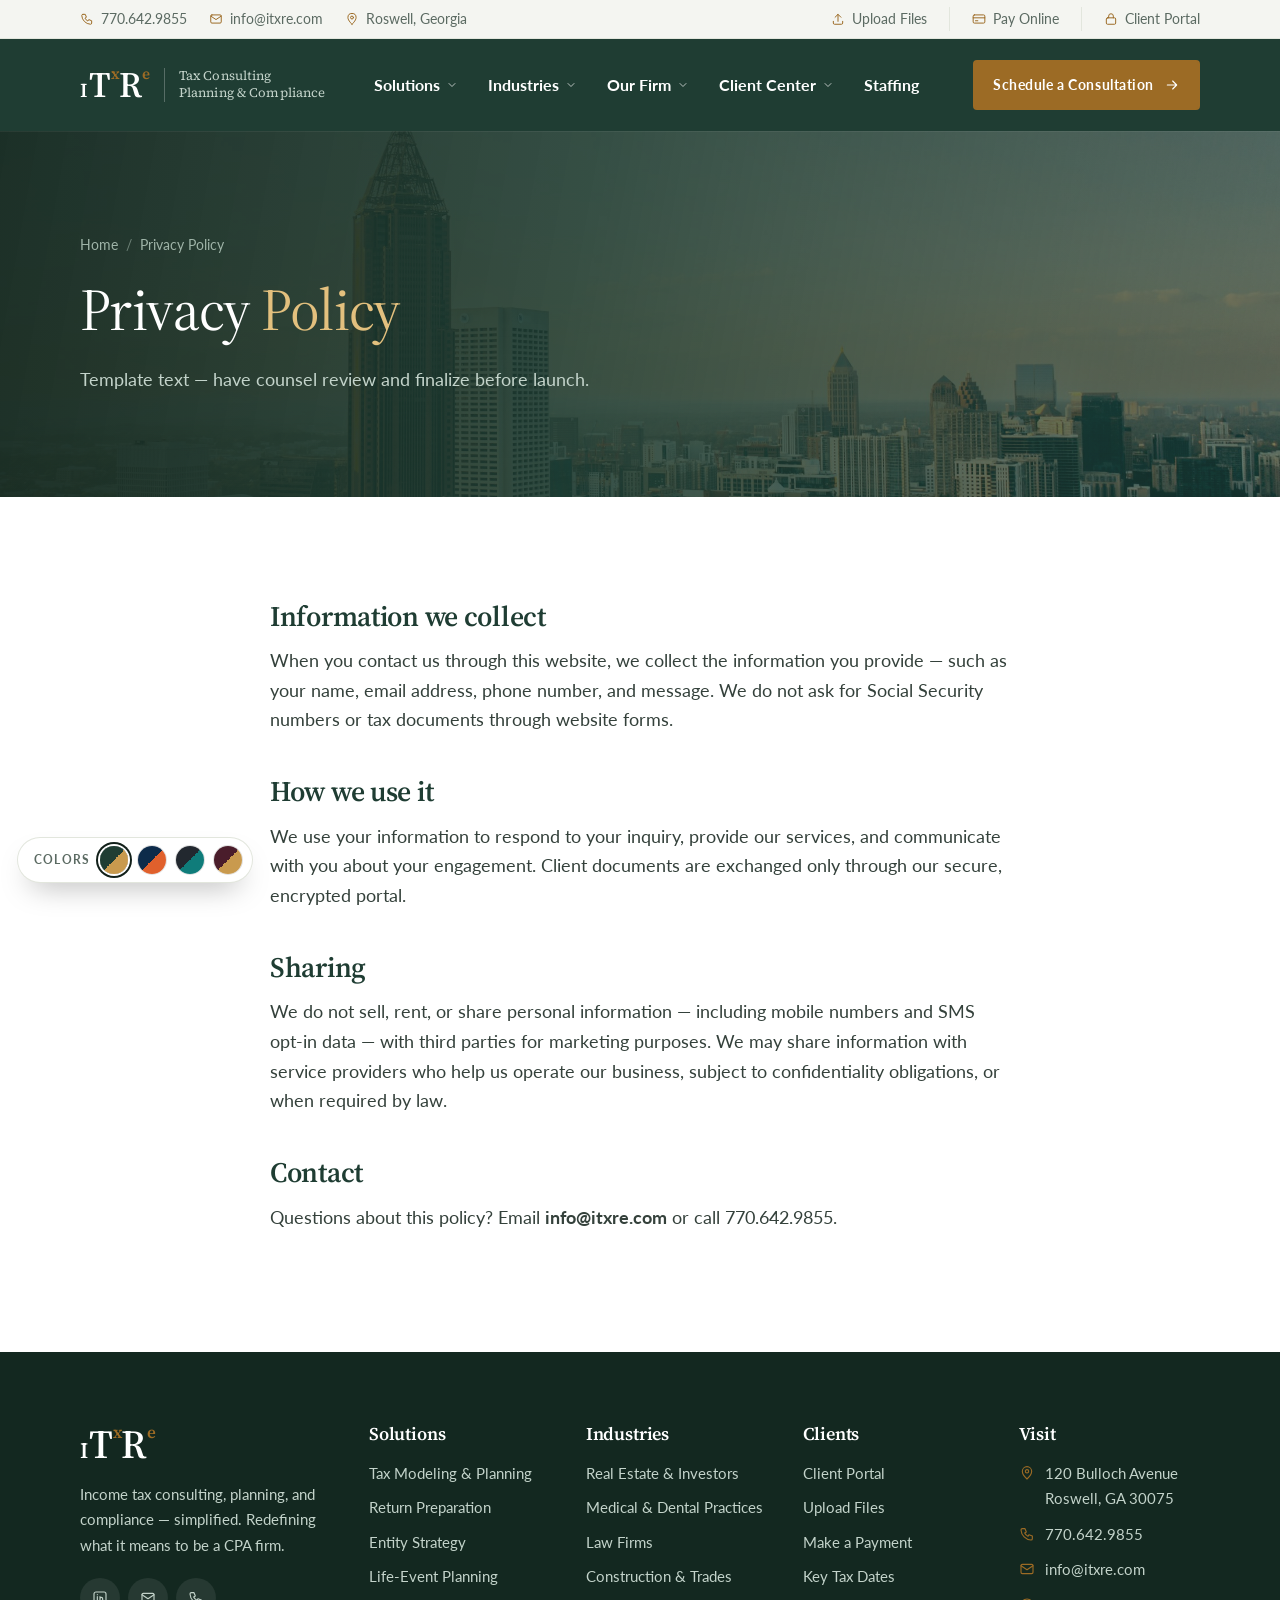
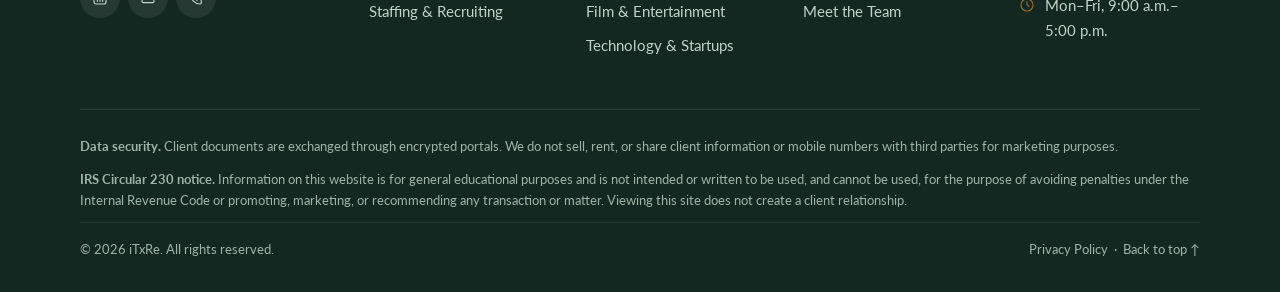
<file: privacy.html>
<!doctype html>
<html lang="en">
<head>
  <meta charset="utf-8">
  <meta name="viewport" content="width=device-width, initial-scale=1">
  <title>Privacy Policy | iTxRe</title>
  <meta name="description" content="How iTxRe collects, uses, and protects your information.">
  <meta name="theme-color" content="#1f3d33">
  <link rel="icon" href="assets/img/favicon.svg" type="image/svg+xml">
  <link rel="preconnect" href="https://fonts.googleapis.com">
  <link rel="preconnect" href="https://fonts.gstatic.com" crossorigin>
  <link href="https://fonts.googleapis.com/css2?family=Source+Serif+4:opsz,wght@8..60,400;8..60,600;8..60,700&family=Lato:wght@400;700;900&display=swap" rel="stylesheet">
  <link rel="stylesheet" href="assets/css/styles.css">
  <script>try{var p=new URLSearchParams(location.search).get("palette")||localStorage.getItem("itxre-f-palette");if(p&&p!=="hunter")document.documentElement.dataset.palette=p}catch(e){}</script>
</head>
<body>
<div id="site-header"></div>

<main id="main">
  <section class="page-hero" data-chalk="121">
    <div class="container">
      <nav class="crumbs" aria-label="Breadcrumb"><a href="index.html">Home</a><span>/</span>Privacy Policy</nav>
      <h1 class="h1">Privacy <em>Policy</em></h1>
      <p class="lead">Template text — have counsel review and finalize before launch.</p>
    </div>
  </section>
  <section class="section">
    <div class="container" style="max-width:820px">
      <h2 class="h3" style="margin-bottom:14px">Information we collect</h2>
      <p>When you contact us through this website, we collect the information you provide — such as your name, email address, phone number, and message. We do not ask for Social Security numbers or tax documents through website forms.</p>
      <h2 class="h3" style="margin:40px 0 14px">How we use it</h2>
      <p>We use your information to respond to your inquiry, provide our services, and communicate with you about your engagement. Client documents are exchanged only through our secure, encrypted portal.</p>
      <h2 class="h3" style="margin:40px 0 14px">Sharing</h2>
      <p>We do not sell, rent, or share personal information — including mobile numbers and SMS opt-in data — with third parties for marketing purposes. We may share information with service providers who help us operate our business, subject to confidentiality obligations, or when required by law.</p>
      <h2 class="h3" style="margin:40px 0 14px">Contact</h2>
      <p>Questions about this policy? Email <a href="mailto:info@itxre.com" style="color:var(--ember-deep);font-weight:700">info@itxre.com</a> or call 770.642.9855.</p>
    </div>
  </section>
</main>

<div id="site-footer"></div>
<script src="assets/js/site.js"></script>
</body>
</html>
</file>
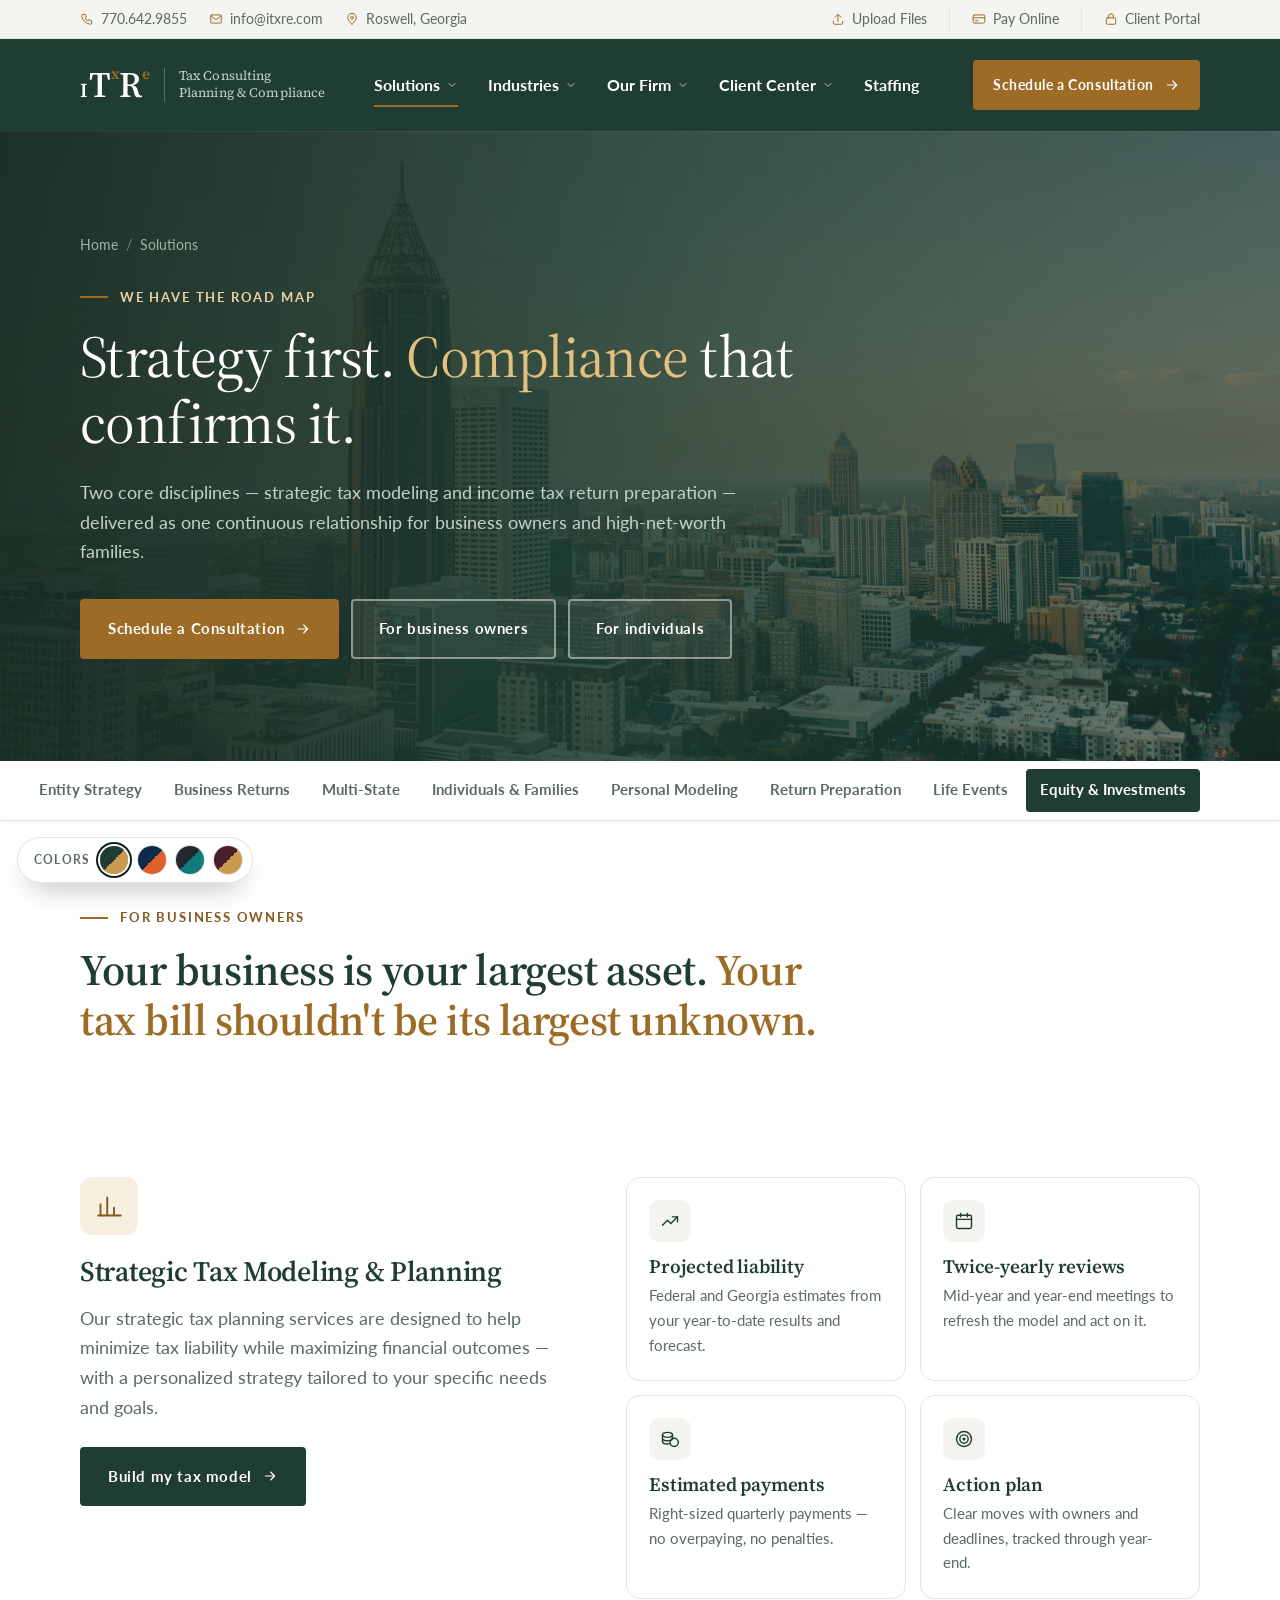
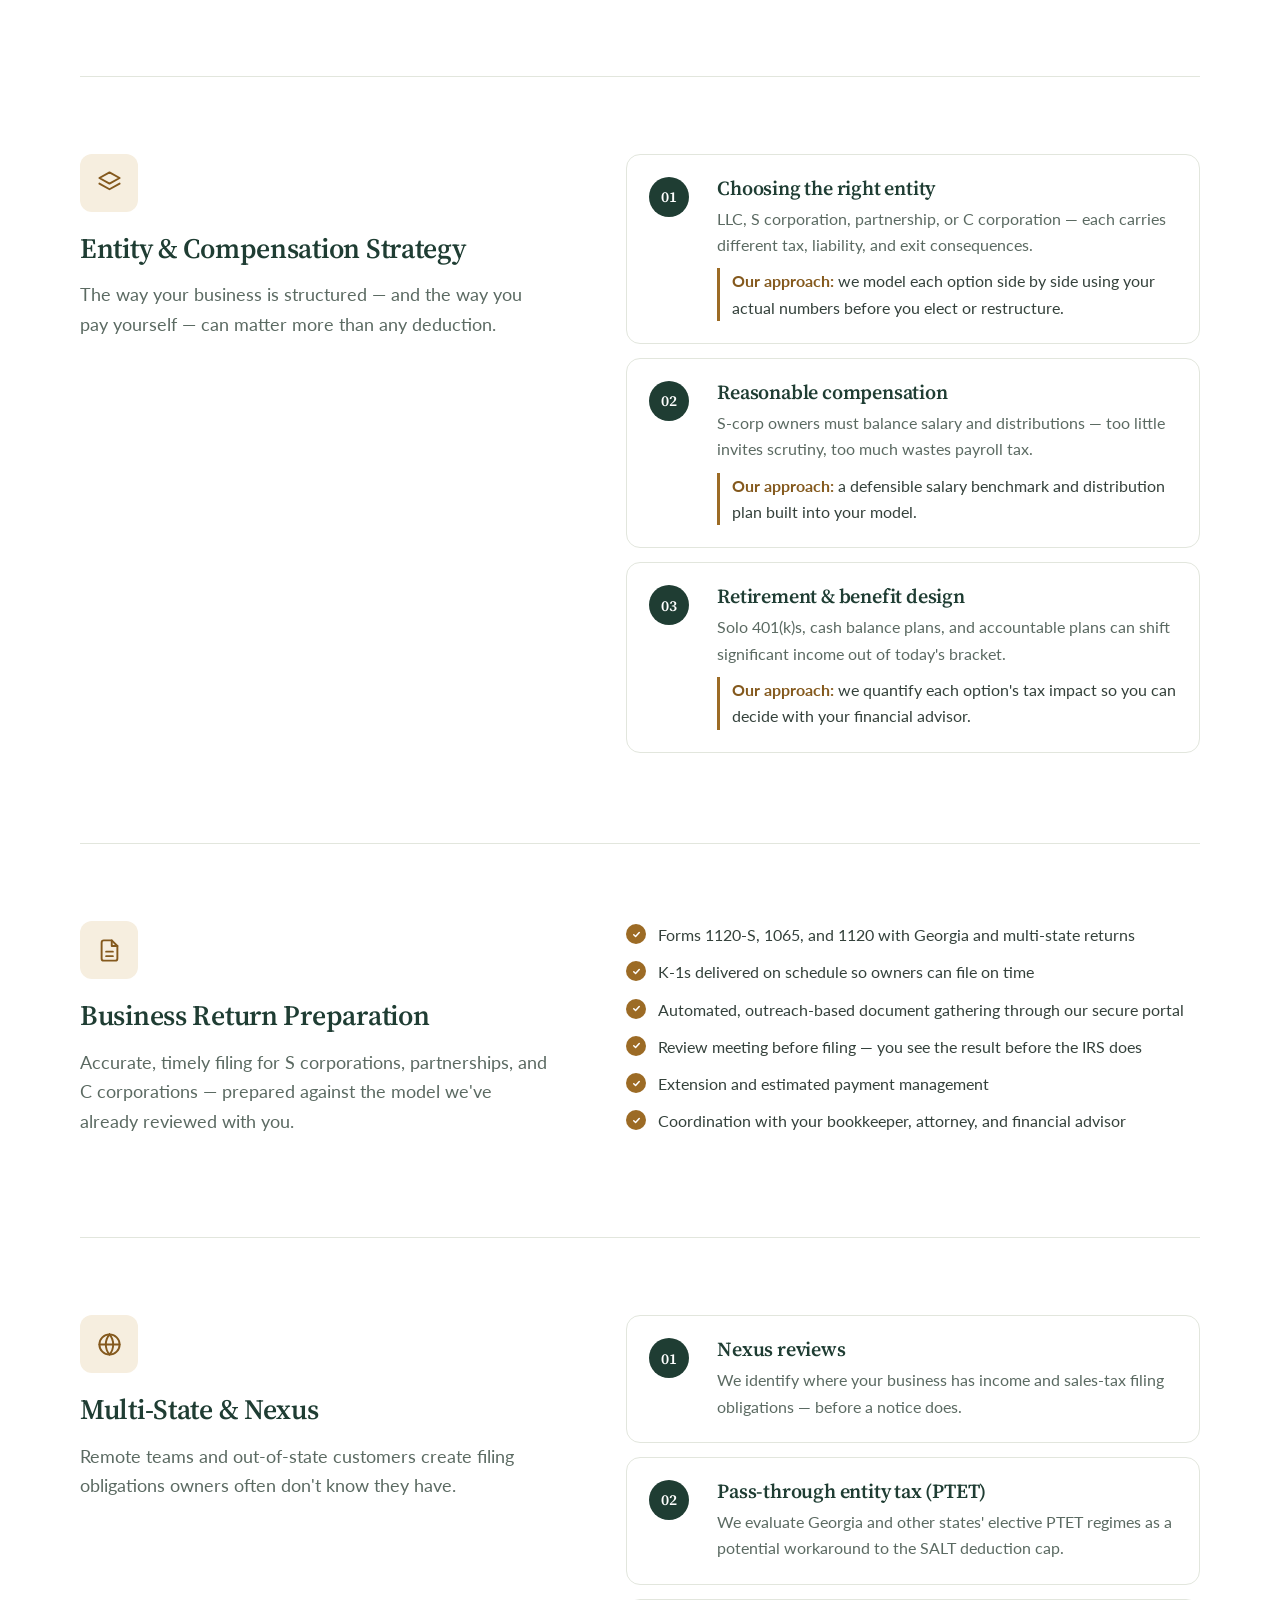
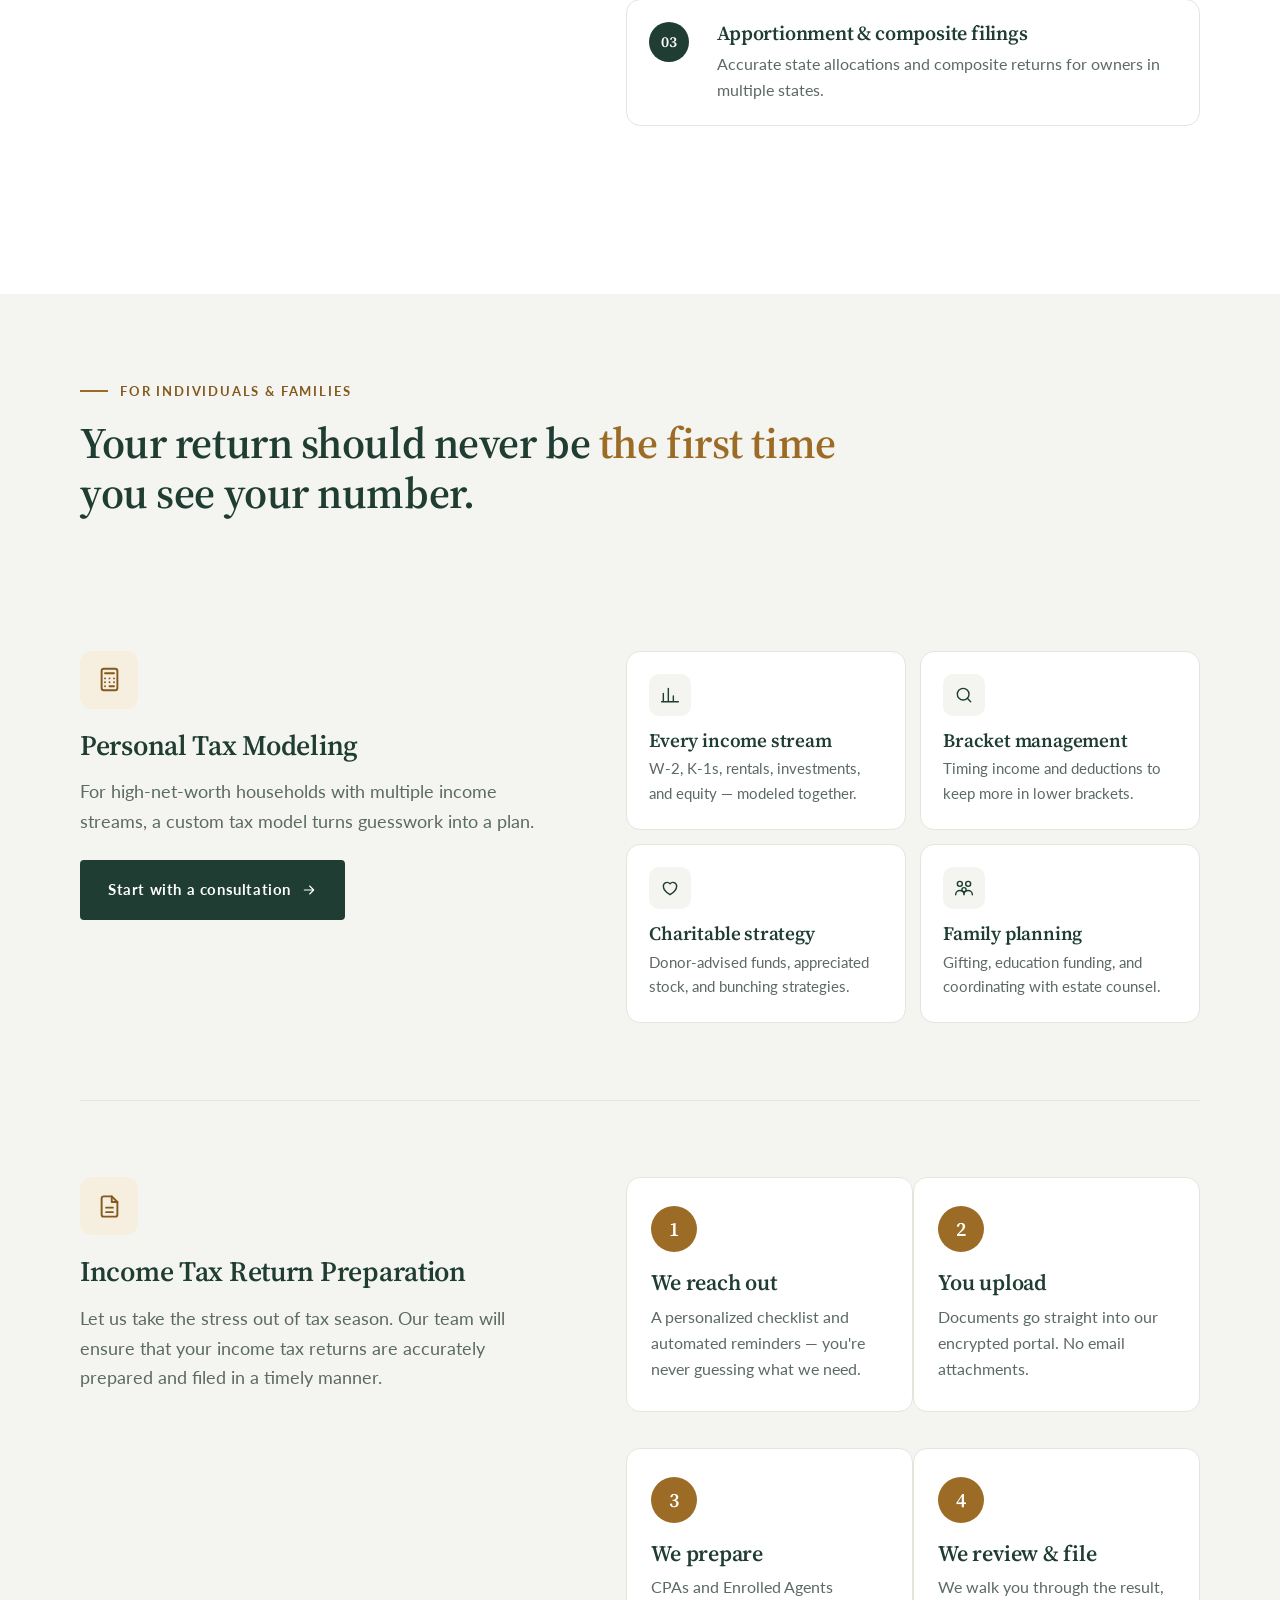
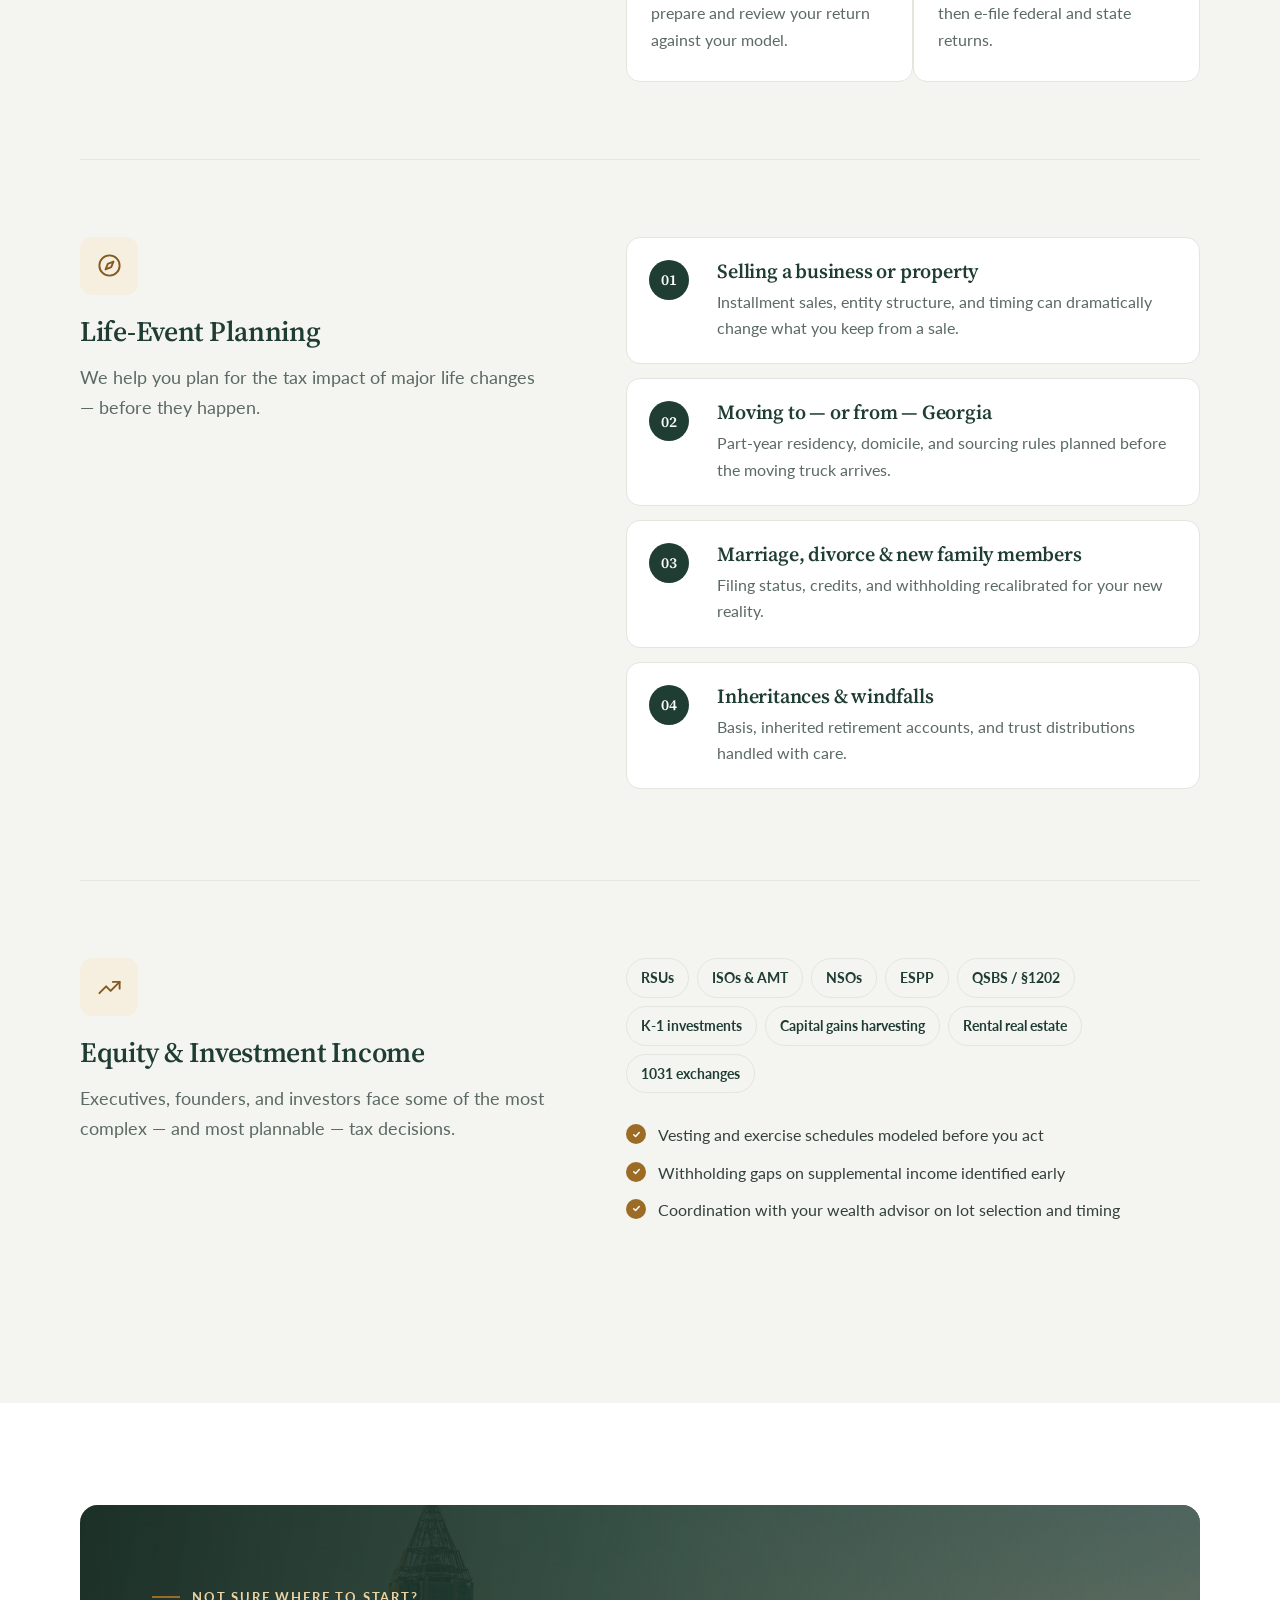
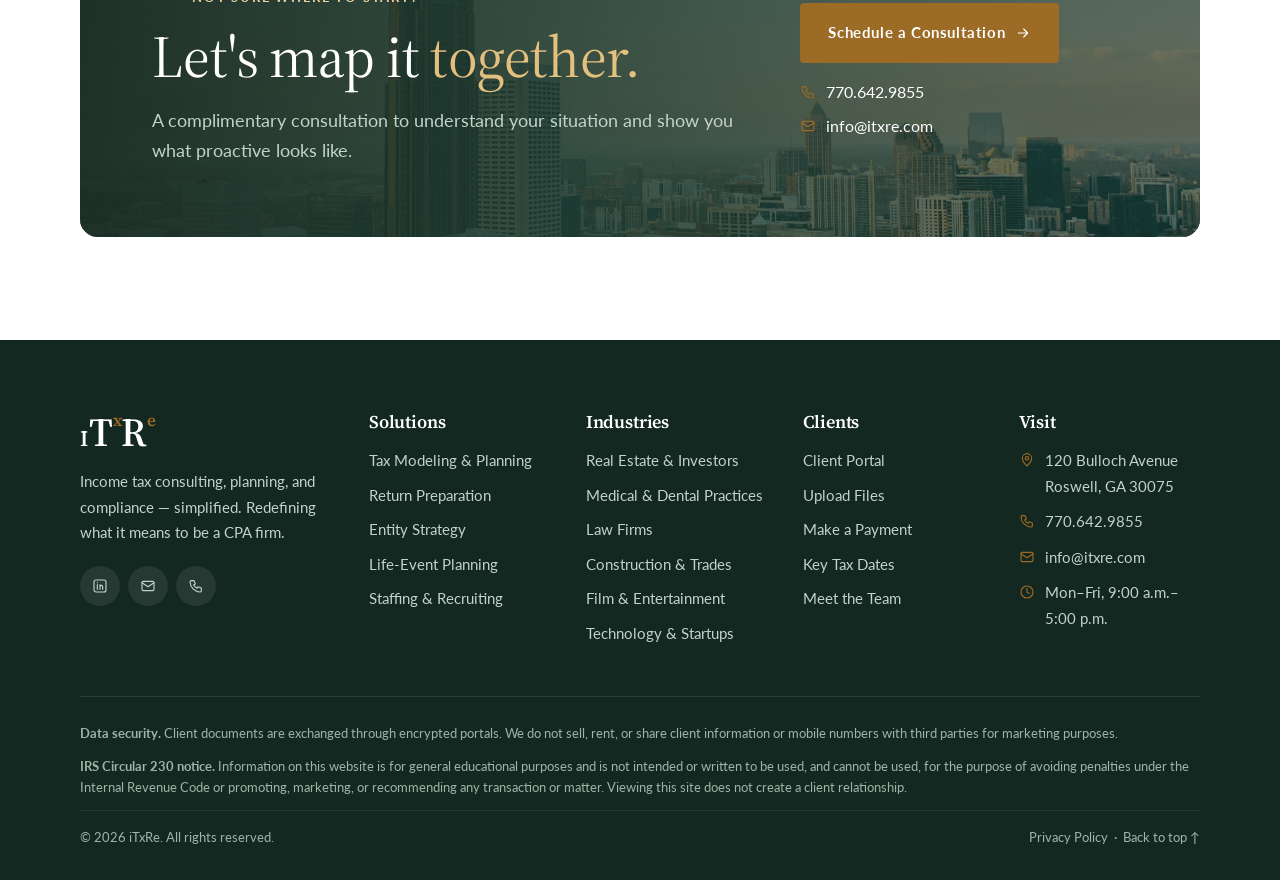
<file: services.html>
<!doctype html>
<html lang="en">
<head>
  <meta charset="utf-8">
  <meta name="viewport" content="width=device-width, initial-scale=1">
  <title>Tax Planning & Preparation Services | iTxRe · Roswell, GA</title>
  <meta name="description" content="Strategic tax modeling, planning, and income tax return preparation for Atlanta business owners and high-net-worth individuals and families.">
  <meta name="theme-color" content="#1f3d33">
  <link rel="icon" href="assets/img/favicon.svg" type="image/svg+xml">
  <link rel="preconnect" href="https://fonts.googleapis.com">
  <link rel="preconnect" href="https://fonts.gstatic.com" crossorigin>
  <link href="https://fonts.googleapis.com/css2?family=Source+Serif+4:opsz,wght@8..60,400;8..60,600;8..60,700&family=Lato:wght@400;700;900&display=swap" rel="stylesheet">
  <link rel="stylesheet" href="assets/css/styles.css">
  <script>try{var p=new URLSearchParams(location.search).get("palette")||localStorage.getItem("itxre-f-palette");if(p&&p!=="hunter")document.documentElement.dataset.palette=p}catch(e){}</script>
</head>
<body>
<div id="site-header"></div>

<main id="main">
  <section class="page-hero" data-chalk="41">
    <div class="container">
      <nav class="crumbs" aria-label="Breadcrumb"><a href="index.html">Home</a><span>/</span>Solutions</nav>
      <span class="eyebrow">We have the road map</span>
      <h1 class="h1">Strategy first. <em>Compliance</em> that confirms it.</h1>
      <p class="lead">Two core disciplines — strategic tax modeling and income tax return preparation — delivered as one continuous relationship for business owners and high-net-worth families.</p>
      <div class="btn-row"><a class="btn" href="contact.html">Schedule a Consultation <span data-icon="arrow"></span></a><a class="btn btn--ghost-light" href="#business">For business owners</a><a class="btn btn--ghost-light" href="#individuals">For individuals</a></div>
    </div>
  </section>

  <nav class="jumpnav" aria-label="On this page">
    <div class="container">
      <a href="#business">Business Owners</a>
      <a href="#tax-modeling">Tax Modeling</a>
      <a href="#entity-strategy">Entity Strategy</a>
      <a href="#business-returns">Business Returns</a>
      <a href="#multi-state">Multi-State</a>
      <a href="#individuals">Individuals &amp; Families</a>
      <a href="#personal-modeling">Personal Modeling</a>
      <a href="#return-prep">Return Preparation</a>
      <a href="#life-events">Life Events</a>
      <a href="#equity">Equity &amp; Investments</a>
    </div>
  </nav>

  <!-- ============ BUSINESS ============ -->
  <section class="section section--tight" id="business">
    <div class="container">
      <div class="section-head">
        <span class="eyebrow">For business owners</span>
        <h2 class="h2">Your business is your largest asset. <em class="accent">Your tax bill shouldn't be its largest unknown.</em></h2>
      </div>

      <div class="detail" id="tax-modeling">
        <div class="detail__aside">
          <div class="detail__icon" data-icon="chart"></div>
          <h3 class="h3">Strategic Tax Modeling &amp; Planning</h3>
          <p class="lead">Our strategic tax planning services are designed to help minimize tax liability while maximizing financial outcomes — with a personalized strategy tailored to your specific needs and goals.</p>
          <a class="btn btn--dark" href="contact.html">Build my tax model <span data-icon="arrow"></span></a>
        </div>
        <div>
          <div class="feature-tiles">
            <div class="tile"><i data-icon="trend"></i><h4>Projected liability</h4><p>Federal and Georgia estimates from your year-to-date results and forecast.</p></div>
            <div class="tile"><i data-icon="calendar"></i><h4>Twice-yearly reviews</h4><p>Mid-year and year-end meetings to refresh the model and act on it.</p></div>
            <div class="tile"><i data-icon="coins"></i><h4>Estimated payments</h4><p>Right-sized quarterly payments — no overpaying, no penalties.</p></div>
            <div class="tile"><i data-icon="target"></i><h4>Action plan</h4><p>Clear moves with owners and deadlines, tracked through year-end.</p></div>
          </div>
        </div>
      </div>

      <div class="detail" id="entity-strategy">
        <div class="detail__aside">
          <div class="detail__icon" data-icon="layers"></div>
          <h3 class="h3">Entity &amp; Compensation Strategy</h3>
          <p class="lead">The way your business is structured — and the way you pay yourself — can matter more than any deduction.</p>
        </div>
        <div>
          <div class="issue"><span class="issue__n">01</span><div><h4>Choosing the right entity</h4><p>LLC, S corporation, partnership, or C corporation — each carries different tax, liability, and exit consequences.</p><p class="sol"><b>Our approach:</b> we model each option side by side using your actual numbers before you elect or restructure.</p></div></div>
          <div class="issue"><span class="issue__n">02</span><div><h4>Reasonable compensation</h4><p>S-corp owners must balance salary and distributions — too little invites scrutiny, too much wastes payroll tax.</p><p class="sol"><b>Our approach:</b> a defensible salary benchmark and distribution plan built into your model.</p></div></div>
          <div class="issue"><span class="issue__n">03</span><div><h4>Retirement &amp; benefit design</h4><p>Solo 401(k)s, cash balance plans, and accountable plans can shift significant income out of today's bracket.</p><p class="sol"><b>Our approach:</b> we quantify each option's tax impact so you can decide with your financial advisor.</p></div></div>
        </div>
      </div>

      <div class="detail" id="business-returns">
        <div class="detail__aside">
          <div class="detail__icon" data-icon="doc"></div>
          <h3 class="h3">Business Return Preparation</h3>
          <p class="lead">Accurate, timely filing for S corporations, partnerships, and C corporations — prepared against the model we've already reviewed with you.</p>
        </div>
        <div>
          <ul class="check-list" style="margin-top:0">
            <li>Forms 1120-S, 1065, and 1120 with Georgia and multi-state returns</li>
            <li>K-1s delivered on schedule so owners can file on time</li>
            <li>Automated, outreach-based document gathering through our secure portal</li>
            <li>Review meeting before filing — you see the result before the IRS does</li>
            <li>Extension and estimated payment management</li>
            <li>Coordination with your bookkeeper, attorney, and financial advisor</li>
          </ul>
        </div>
      </div>

      <div class="detail" id="multi-state">
        <div class="detail__aside">
          <div class="detail__icon" data-icon="globe"></div>
          <h3 class="h3">Multi-State &amp; Nexus</h3>
          <p class="lead">Remote teams and out-of-state customers create filing obligations owners often don't know they have.</p>
        </div>
        <div>
          <div class="issue"><span class="issue__n">01</span><div><h4>Nexus reviews</h4><p>We identify where your business has income and sales-tax filing obligations — before a notice does.</p></div></div>
          <div class="issue"><span class="issue__n">02</span><div><h4>Pass-through entity tax (PTET)</h4><p>We evaluate Georgia and other states' elective PTET regimes as a potential workaround to the SALT deduction cap.</p></div></div>
          <div class="issue"><span class="issue__n">03</span><div><h4>Apportionment &amp; composite filings</h4><p>Accurate state allocations and composite returns for owners in multiple states.</p></div></div>
        </div>
      </div>
    </div>
  </section>

  <!-- ============ INDIVIDUALS ============ -->
  <section class="section section--tight section--bone" id="individuals">
    <div class="container">
      <div class="section-head">
        <span class="eyebrow">For individuals &amp; families</span>
        <h2 class="h2">Your return should never be <em class="accent">the first time</em> you see your number.</h2>
      </div>

      <div class="detail" id="personal-modeling">
        <div class="detail__aside">
          <div class="detail__icon" data-icon="calc"></div>
          <h3 class="h3">Personal Tax Modeling</h3>
          <p class="lead">For high-net-worth households with multiple income streams, a custom tax model turns guesswork into a plan.</p>
          <a class="btn btn--dark" href="contact.html">Start with a consultation <span data-icon="arrow"></span></a>
        </div>
        <div>
          <div class="feature-tiles">
            <div class="tile"><i data-icon="chart"></i><h4>Every income stream</h4><p>W-2, K-1s, rentals, investments, and equity — modeled together.</p></div>
            <div class="tile"><i data-icon="search"></i><h4>Bracket management</h4><p>Timing income and deductions to keep more in lower brackets.</p></div>
            <div class="tile"><i data-icon="heart"></i><h4>Charitable strategy</h4><p>Donor-advised funds, appreciated stock, and bunching strategies.</p></div>
            <div class="tile"><i data-icon="family"></i><h4>Family planning</h4><p>Gifting, education funding, and coordinating with estate counsel.</p></div>
          </div>
        </div>
      </div>

      <div class="detail" id="return-prep">
        <div class="detail__aside">
          <div class="detail__icon" data-icon="doc"></div>
          <h3 class="h3">Income Tax Return Preparation</h3>
          <p class="lead">Let us take the stress out of tax season. Our team will ensure that your income tax returns are accurately prepared and filed in a timely manner.</p>
        </div>
        <div>
          <div class="process" style="grid-template-columns:1fr 1fr;gap:36px 0">
            <div class="step"><div class="step__num">1</div><h3>We reach out</h3><p>A personalized checklist and automated reminders — you're never guessing what we need.</p></div>
            <div class="step"><div class="step__num">2</div><h3>You upload</h3><p>Documents go straight into our encrypted portal. No email attachments.</p></div>
            <div class="step"><div class="step__num">3</div><h3>We prepare</h3><p>CPAs and Enrolled Agents prepare and review your return against your model.</p></div>
            <div class="step"><div class="step__num">4</div><h3>We review &amp; file</h3><p>We walk you through the result, then e-file federal and state returns.</p></div>
          </div>
        </div>
      </div>

      <div class="detail" id="life-events">
        <div class="detail__aside">
          <div class="detail__icon" data-icon="compass"></div>
          <h3 class="h3">Life-Event Planning</h3>
          <p class="lead">We help you plan for the tax impact of major life changes — before they happen.</p>
        </div>
        <div>
          <div class="issue"><span class="issue__n">01</span><div><h4>Selling a business or property</h4><p>Installment sales, entity structure, and timing can dramatically change what you keep from a sale.</p></div></div>
          <div class="issue"><span class="issue__n">02</span><div><h4>Moving to — or from — Georgia</h4><p>Part-year residency, domicile, and sourcing rules planned before the moving truck arrives.</p></div></div>
          <div class="issue"><span class="issue__n">03</span><div><h4>Marriage, divorce &amp; new family members</h4><p>Filing status, credits, and withholding recalibrated for your new reality.</p></div></div>
          <div class="issue"><span class="issue__n">04</span><div><h4>Inheritances &amp; windfalls</h4><p>Basis, inherited retirement accounts, and trust distributions handled with care.</p></div></div>
        </div>
      </div>

      <div class="detail" id="equity">
        <div class="detail__aside">
          <div class="detail__icon" data-icon="trend"></div>
          <h3 class="h3">Equity &amp; Investment Income</h3>
          <p class="lead">Executives, founders, and investors face some of the most complex — and most plannable — tax decisions.</p>
        </div>
        <div>
          <div class="chips" style="margin-bottom:28px">
            <span class="chip">RSUs</span><span class="chip">ISOs &amp; AMT</span><span class="chip">NSOs</span><span class="chip">ESPP</span><span class="chip">QSBS / §1202</span><span class="chip">K-1 investments</span><span class="chip">Capital gains harvesting</span><span class="chip">Rental real estate</span><span class="chip">1031 exchanges</span>
          </div>
          <ul class="check-list" style="margin-top:0">
            <li>Vesting and exercise schedules modeled before you act</li>
            <li>Withholding gaps on supplemental income identified early</li>
            <li>Coordination with your wealth advisor on lot selection and timing</li>
          </ul>
        </div>
      </div>
    </div>
  </section>

  <!-- ============ CTA ============ -->
  <section class="section">
    <div class="container">
      <div class="cta-band" data-chalk="42" data-density=".7">
        <div class="cta-band__grid">
          <div><span class="eyebrow">Not sure where to start?</span><h2 class="h1">Let's map it <em>together.</em></h2><p class="lead">A complimentary consultation to understand your situation and show you what proactive looks like.</p></div>
          <div class="cta-band__side"><a class="btn" href="contact.html">Schedule a Consultation <span data-icon="arrow"></span></a><div class="cta-band__contact"><a href="tel:+17706429855"><span data-icon="phone"></span>770.642.9855</a><a href="mailto:info@itxre.com"><span data-icon="mail"></span>info@itxre.com</a></div></div>
        </div>
      </div>
    </div>
  </section>
</main>

<div id="site-footer"></div>
<script src="assets/js/site.js"></script>
</body>
</html>
</file>
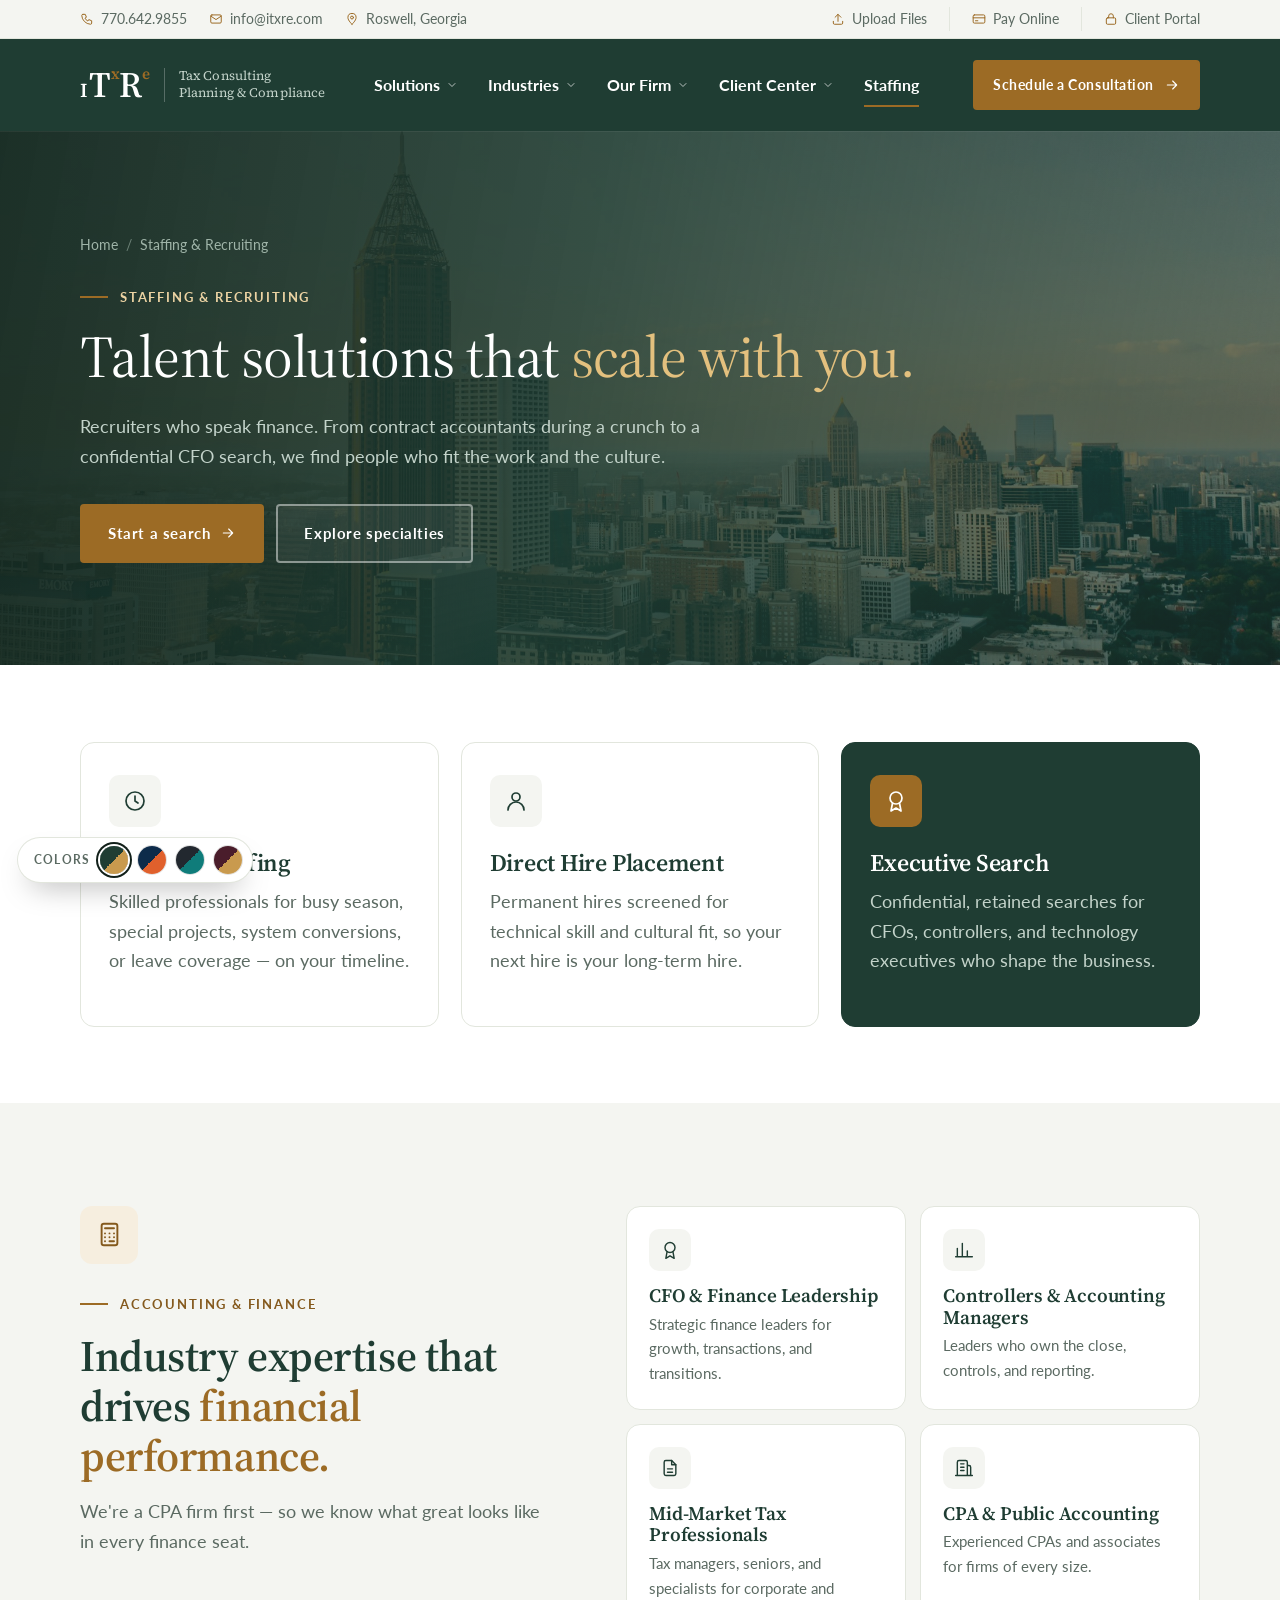
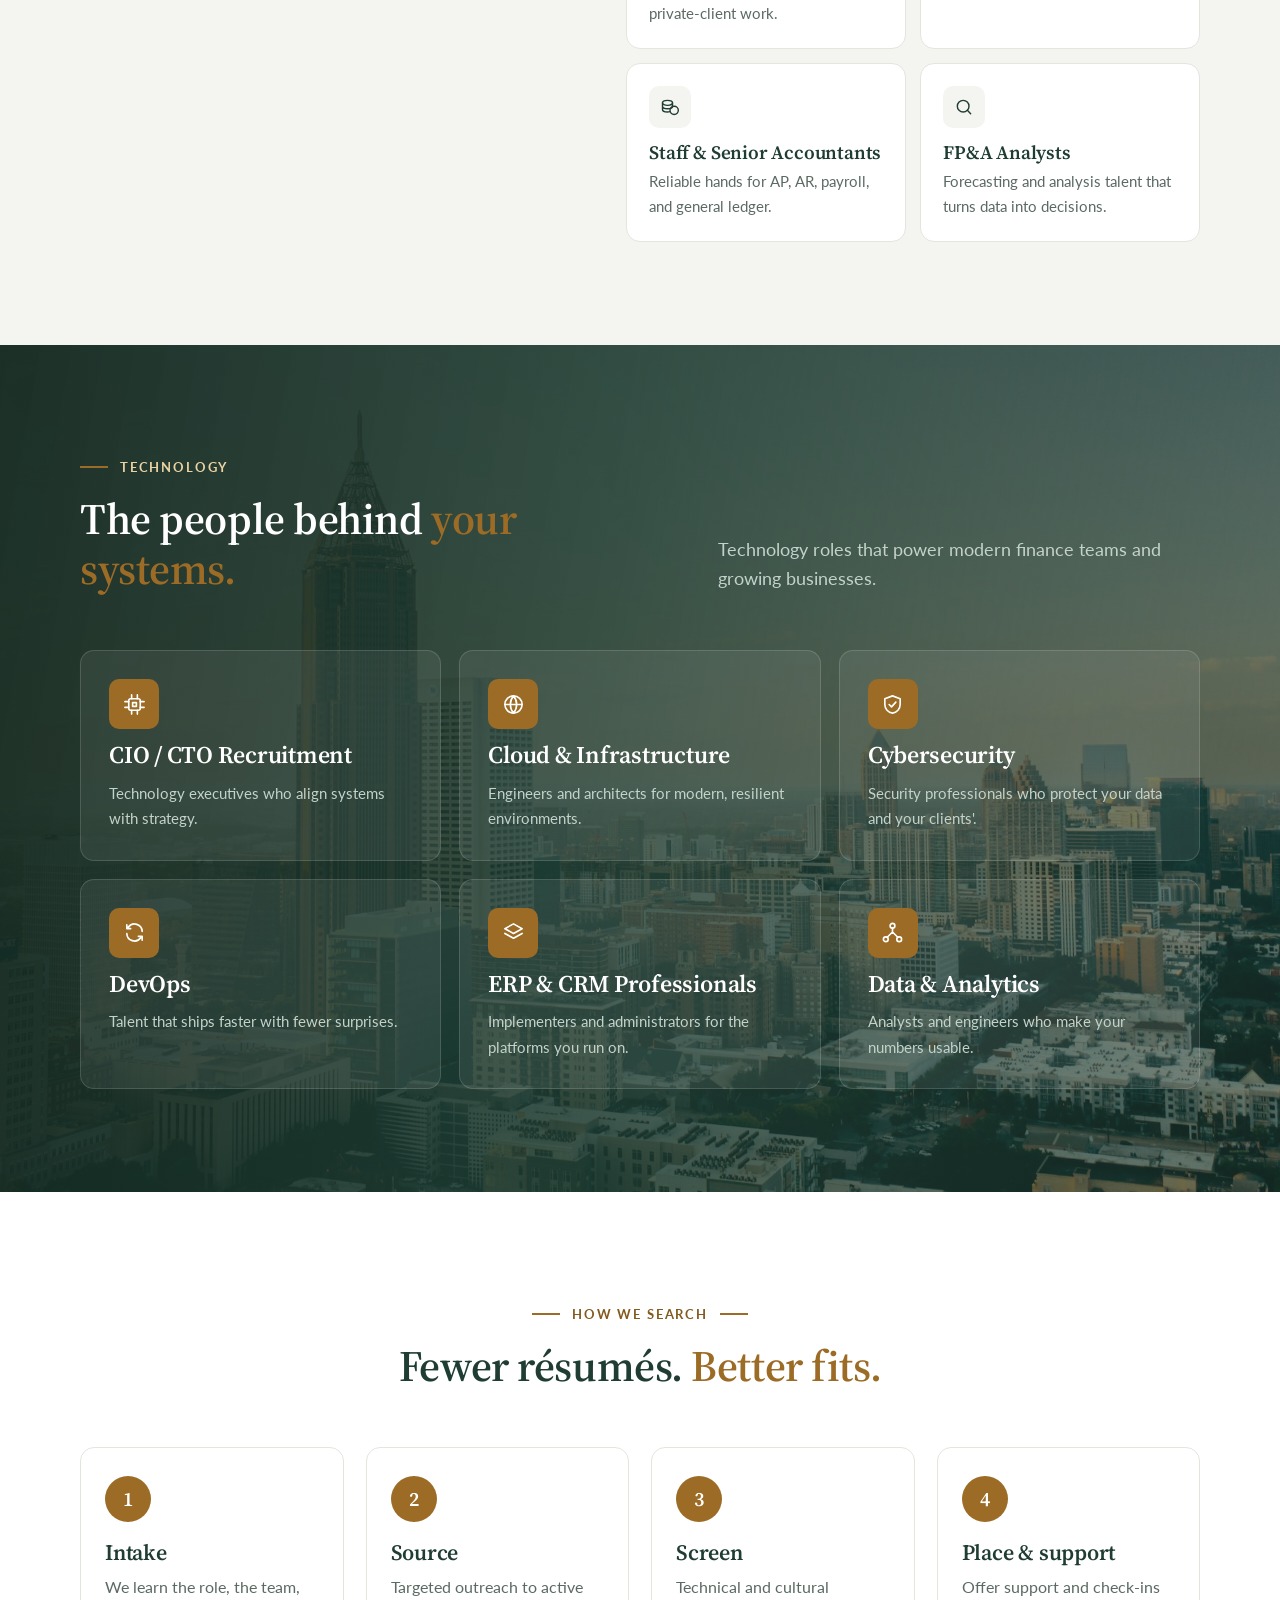
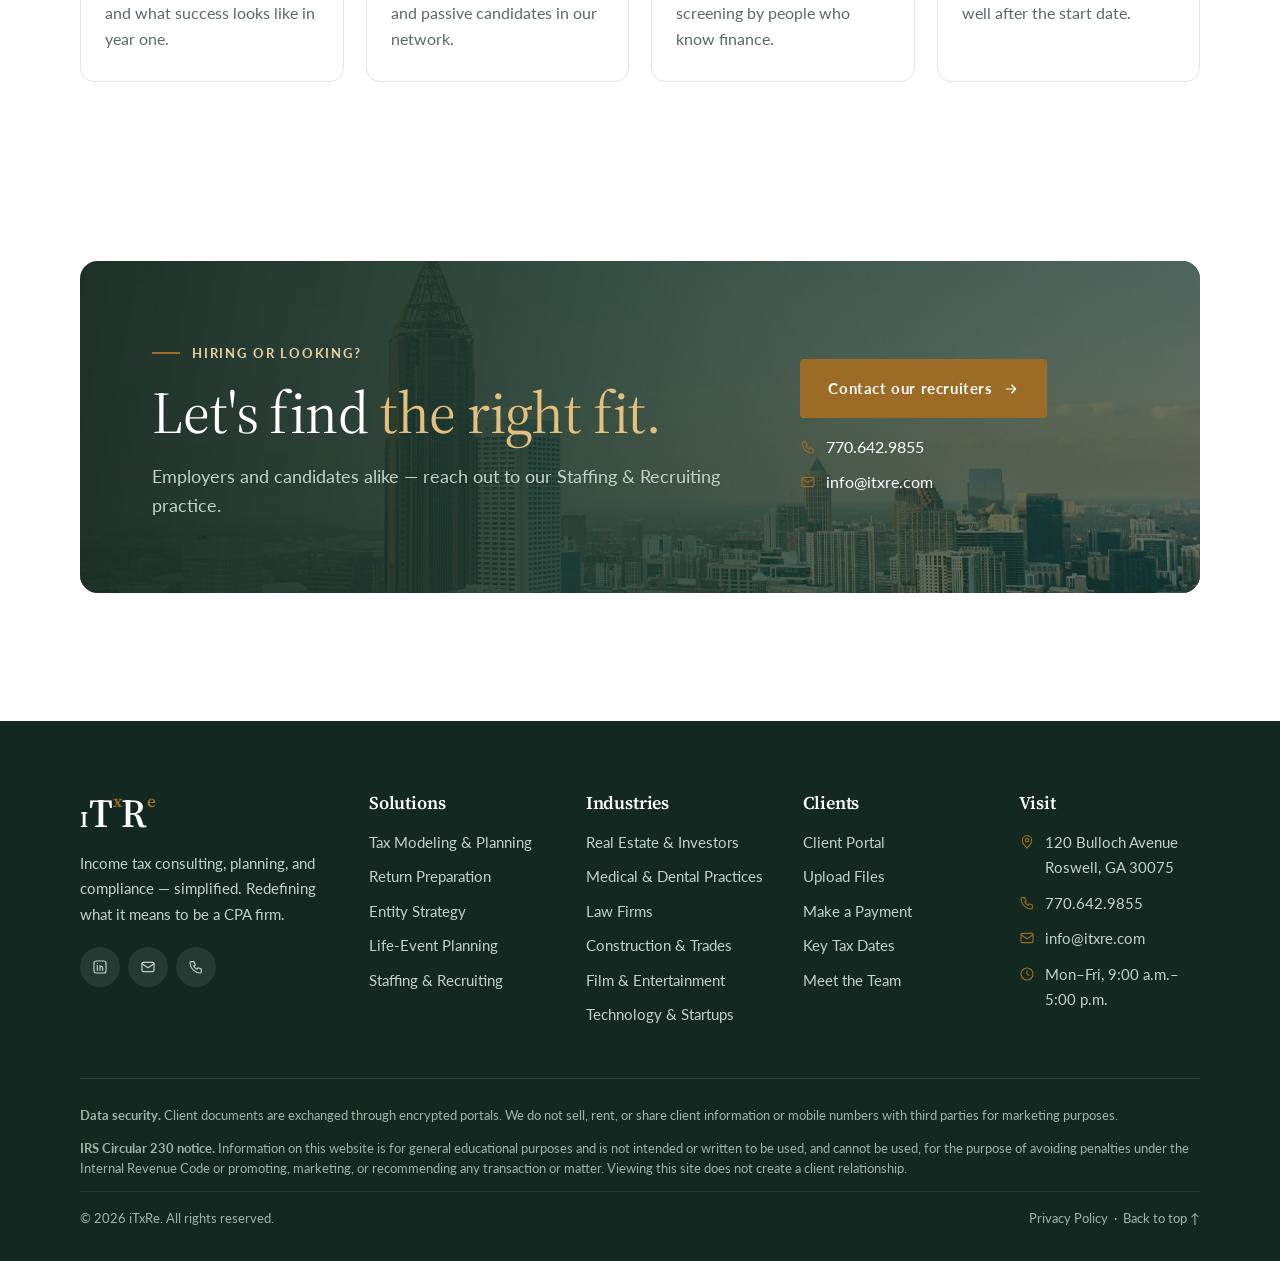
<file: staffing.html>
<!doctype html>
<html lang="en">
<head>
  <meta charset="utf-8">
  <meta name="viewport" content="width=device-width, initial-scale=1">
  <title>Staffing & Recruiting | Accounting, Finance & Technology Talent | iTxRe</title>
  <meta name="description" content="Contract staffing, direct-hire placement, and executive search for accounting, finance, and technology roles from iTxRe in Roswell, GA.">
  <meta name="theme-color" content="#1f3d33">
  <link rel="icon" href="assets/img/favicon.svg" type="image/svg+xml">
  <link rel="preconnect" href="https://fonts.googleapis.com">
  <link rel="preconnect" href="https://fonts.gstatic.com" crossorigin>
  <link href="https://fonts.googleapis.com/css2?family=Source+Serif+4:opsz,wght@8..60,400;8..60,600;8..60,700&family=Lato:wght@400;700;900&display=swap" rel="stylesheet">
  <link rel="stylesheet" href="assets/css/styles.css">
  <script>try{var p=new URLSearchParams(location.search).get("palette")||localStorage.getItem("itxre-f-palette");if(p&&p!=="hunter")document.documentElement.dataset.palette=p}catch(e){}</script>
</head>
<body>
<div id="site-header"></div>

<main id="main">
  <section class="page-hero" data-chalk="91">
    <div class="container">
      <nav class="crumbs" aria-label="Breadcrumb"><a href="index.html">Home</a><span>/</span>Staffing &amp; Recruiting</nav>
      <span class="eyebrow">Staffing &amp; Recruiting</span>
      <h1 class="h1">Talent solutions that <em>scale with you.</em></h1>
      <p class="lead">Recruiters who speak finance. From contract accountants during a crunch to a confidential CFO search, we find people who fit the work and the culture.</p>
      <div class="btn-row"><a class="btn" href="contact.html?topic=staffing">Start a search <span data-icon="arrow"></span></a><a class="btn btn--ghost-light" href="#accounting">Explore specialties</a></div>
    </div>
  </section>

  <!-- ============ MODELS ============ -->
  <section class="section section--tight" id="models">
    <div class="container">
      <div class="grid grid-3">
        <div class="card reveal"><div class="card__icon" data-icon="clock"></div><h3>Contract Staffing</h3><p>Skilled professionals for busy season, special projects, system conversions, or leave coverage — on your timeline.</p></div>
        <div class="card reveal" data-delay="1"><div class="card__icon" data-icon="user"></div><h3>Direct Hire Placement</h3><p>Permanent hires screened for technical skill and cultural fit, so your next hire is your long-term hire.</p></div>
        <div class="card solution-card--featured reveal" data-delay="2" style="position:relative;overflow:hidden"><div class="card__icon" data-icon="award"></div><h3>Executive Search</h3><p>Confidential, retained searches for CFOs, controllers, and technology executives who shape the business.</p></div>
      </div>
    </div>
  </section>

  <!-- ============ ACCOUNTING ============ -->
  <section class="section section--bone" id="accounting">
    <div class="container">
      <div class="detail" style="border:0;padding:0">
        <div class="detail__aside">
          <div class="detail__icon" data-icon="calc"></div>
          <span class="eyebrow">Accounting &amp; Finance</span>
          <h2 class="h2">Industry expertise that drives <em class="accent">financial performance.</em></h2>
          <p class="lead">We're a CPA firm first — so we know what great looks like in every finance seat.</p>
        </div>
        <div class="feature-tiles">
          <div class="tile"><i data-icon="award"></i><h4>CFO &amp; Finance Leadership</h4><p>Strategic finance leaders for growth, transactions, and transitions.</p></div>
          <div class="tile"><i data-icon="chart"></i><h4>Controllers &amp; Accounting Managers</h4><p>Leaders who own the close, controls, and reporting.</p></div>
          <div class="tile"><i data-icon="doc"></i><h4>Mid-Market Tax Professionals</h4><p>Tax managers, seniors, and specialists for corporate and private-client work.</p></div>
          <div class="tile"><i data-icon="building"></i><h4>CPA &amp; Public Accounting</h4><p>Experienced CPAs and associates for firms of every size.</p></div>
          <div class="tile"><i data-icon="coins"></i><h4>Staff &amp; Senior Accountants</h4><p>Reliable hands for AP, AR, payroll, and general ledger.</p></div>
          <div class="tile"><i data-icon="search"></i><h4>FP&amp;A Analysts</h4><p>Forecasting and analysis talent that turns data into decisions.</p></div>
        </div>
      </div>
    </div>
  </section>

  <!-- ============ TECHNOLOGY ============ -->
  <section class="section on-dark" id="technology" data-chalk="92" data-density=".6">
    <div class="container">
      <div class="section-head section-head--split">
        <div><span class="eyebrow">Technology</span><h2 class="h2">The people behind <em class="accent">your systems.</em></h2></div>
        <p class="lead">Technology roles that power modern finance teams and growing businesses.</p>
      </div>
      <div class="portal-grid">
        <div class="portal reveal"><i data-icon="cpu"></i><h3>CIO / CTO Recruitment</h3><p>Technology executives who align systems with strategy.</p></div>
        <div class="portal reveal" data-delay="1"><i data-icon="globe"></i><h3>Cloud &amp; Infrastructure</h3><p>Engineers and architects for modern, resilient environments.</p></div>
        <div class="portal reveal" data-delay="2"><i data-icon="shield"></i><h3>Cybersecurity</h3><p>Security professionals who protect your data and your clients'.</p></div>
        <div class="portal reveal"><i data-icon="refresh"></i><h3>DevOps</h3><p>Talent that ships faster with fewer surprises.</p></div>
        <div class="portal reveal" data-delay="1"><i data-icon="layers"></i><h3>ERP &amp; CRM Professionals</h3><p>Implementers and administrators for the platforms you run on.</p></div>
        <div class="portal reveal" data-delay="2"><i data-icon="network"></i><h3>Data &amp; Analytics</h3><p>Analysts and engineers who make your numbers usable.</p></div>
      </div>
    </div>
  </section>

  <!-- ============ PROCESS ============ -->
  <section class="section">
    <div class="container">
      <div class="section-head section-head--center"><span class="eyebrow">How we search</span><h2 class="h2">Fewer résumés. <em class="accent">Better fits.</em></h2></div>
      <div class="process">
        <div class="step reveal"><div class="step__num">1</div><h3>Intake</h3><p>We learn the role, the team, and what success looks like in year one.</p></div>
        <div class="step reveal" data-delay="1"><div class="step__num">2</div><h3>Source</h3><p>Targeted outreach to active and passive candidates in our network.</p></div>
        <div class="step reveal" data-delay="2"><div class="step__num">3</div><h3>Screen</h3><p>Technical and cultural screening by people who know finance.</p></div>
        <div class="step reveal" data-delay="3"><div class="step__num">4</div><h3>Place &amp; support</h3><p>Offer support and check-ins well after the start date.</p></div>
      </div>
    </div>
  </section>

  <section class="section--tight" style="padding-bottom:clamp(80px,10vw,140px)">
    <div class="container">
      <div class="cta-band" data-chalk="93" data-density=".7">
        <div class="cta-band__grid">
          <div><span class="eyebrow">Hiring or looking?</span><h2 class="h1">Let's find <em>the right fit.</em></h2><p class="lead">Employers and candidates alike — reach out to our Staffing &amp; Recruiting practice.</p></div>
          <div class="cta-band__side"><a class="btn" href="contact.html?topic=staffing">Contact our recruiters <span data-icon="arrow"></span></a><div class="cta-band__contact"><a href="tel:+17706429855"><span data-icon="phone"></span>770.642.9855</a><a href="mailto:info@itxre.com"><span data-icon="mail"></span>info@itxre.com</a></div></div>
        </div>
      </div>
    </div>
  </section>
</main>

<div id="site-footer"></div>
<script src="assets/js/site.js"></script>
</body>
</html>
</file>
<file: assets/css/styles.css>
/* ==========================================================================
   iTxRe — Option F "Classic"
   Traditional professional-firm look: navy and iTxRe orange, Source Serif
   headlines with Lato body text, real photography, white service cards.
   ========================================================================== */

:root {
  --navy: #0d2b4a;
  --navy-2: #163a5f;
  --navy-deep: #081d33;
  --orange: #e0602c;         /* iTxRe brand orange */
  --orange-deep: #c04e1d;
  --orange-tint: #fcebe3;
  --cloud: #f3f6f9;
  --cloud-2: #e9eef3;
  --line: #e1e7ee;
  --ink: #0b1b2b;
  --text: #33414f;
  --muted: #5b6977;
  --white: #ffffff;

  --serif: "Source Serif 4", "Source Serif Pro", Georgia, "Times New Roman", serif;
  --sans: "Lato", "Helvetica Neue", Arial, sans-serif;

  --max: 1200px;
  --gutter: clamp(18px, 4vw, 40px);
  --radius: 10px;
  --radius-lg: 14px;
  --shadow-sm: 0 1px 2px rgba(11, 27, 43, .06);
  --shadow: 0 12px 30px -14px rgba(11, 27, 43, .25);
  --shadow-lg: 0 30px 60px -24px rgba(8, 29, 51, .45);
  --ease: cubic-bezier(.2, .7, .2, 1);
  --header-h: 92px;
}

/* ---------- Reset ---------- */
*, *::before, *::after { box-sizing: border-box; }
html { scroll-behavior: smooth; scroll-padding-top: calc(var(--header-h) + 20px); -webkit-text-size-adjust: 100%; }
body { margin: 0; font-family: var(--sans); font-size: 17.5px; line-height: 1.7; color: var(--text); background: var(--white); -webkit-font-smoothing: antialiased; overflow-x: hidden; }
img, svg { display: block; max-width: 100%; }
a { color: inherit; text-decoration: none; }
button { font: inherit; cursor: pointer; color: inherit; }
h1, h2, h3, h4 { margin: 0; font-family: var(--serif); font-weight: 600; line-height: 1.15; color: var(--navy); letter-spacing: -.01em; }
p { margin: 0 0 1em; }
ul { margin: 0; padding: 0; list-style: none; }
:focus-visible { outline: 3px solid var(--orange); outline-offset: 3px; border-radius: 4px; }
::selection { background: var(--orange); color: #fff; }
.skip-link { position: absolute; left: -999px; top: 8px; background: var(--navy); color: #fff; padding: 10px 16px; border-radius: 6px; z-index: 1000; }
.skip-link:focus { left: 8px; }

/* ---------- Type ---------- */
.display { font-size: clamp(40px, 5.4vw, 70px); font-weight: 400; line-height: 1.1; letter-spacing: -.015em; }
.h1 { font-size: clamp(38px, 4.6vw, 60px); font-weight: 400; line-height: 1.12; }
.h2 { font-size: clamp(32px, 3.4vw, 46px); line-height: 1.15; }
.h3 { font-size: clamp(24px, 2.2vw, 30px); }
.h4 { font-family: var(--sans); font-size: 18px; font-weight: 700; color: var(--ink); }
.lead { font-size: clamp(18px, 1.4vw, 20px); line-height: 1.65; color: var(--muted); }
h1 em, h2 em, h3 em, .accent { font-style: normal; color: var(--orange); }
.eyebrow { display: inline-flex; align-items: center; gap: 12px; margin-bottom: 16px; font-size: 13px; font-weight: 700; letter-spacing: .14em; text-transform: uppercase; color: var(--orange-deep); }
.eyebrow::before { content: ""; width: 28px; height: 2px; background: var(--orange); }
.on-dark .eyebrow, .page-hero .eyebrow, .hero .eyebrow, .cta-band .eyebrow { color: var(--accent-light-2); }
.rule { display: block; width: 56px; height: 3px; background: var(--orange); border: 0; margin: 22px 0 26px; }
.section-head--center .rule { margin-left: auto; margin-right: auto; }
.subhead { font-family: var(--sans); font-size: 18px; font-weight: 700; color: var(--navy); margin-bottom: 12px; }

/* ---------- Layout ---------- */
.container { width: 100%; max-width: var(--max); margin: 0 auto; padding: 0 var(--gutter); }
.section { padding: clamp(72px, 8vw, 112px) 0; position: relative; }
.section--tight { padding: clamp(52px, 6vw, 80px) 0; }
.section--bone { background: var(--cloud); }
.on-dark { background: var(--navy); color: var(--od-1); }
.on-dark h1, .on-dark h2, .on-dark h3, .on-dark h4 { color: #fff; }
.on-dark .lead { color: var(--od-2); }
.section-head { max-width: 760px; margin-bottom: clamp(40px, 5vw, 56px); }
.section-head--center { margin-left: auto; margin-right: auto; text-align: center; }
.section-head--center .eyebrow::after { content: ""; width: 28px; height: 2px; background: var(--orange); }
.section-head--split { max-width: none; display: grid; grid-template-columns: 1.1fr .9fr; gap: 48px; align-items: end; }
.section-head .lead { margin: 16px 0 0; }
.grid { display: grid; gap: 22px; }
.grid-2 { grid-template-columns: repeat(2, 1fr); }
.grid-3 { grid-template-columns: repeat(3, 1fr); }
.grid-4 { grid-template-columns: repeat(4, 1fr); }

/* Photo backdrop for dark hosts (replaces the chalk motif) */
[data-chalk] { position: relative; isolation: isolate; overflow: hidden; }
.page-hero[data-chalk]::before, .cta-band[data-chalk]::before, .on-dark[data-chalk]::before {
  content: ""; position: absolute; inset: 0; z-index: -1;
  background: linear-gradient(100deg, color-mix(in srgb, var(--navy-deep) 96%, transparent) 0%, color-mix(in srgb, var(--navy) 88%, transparent) 45%, color-mix(in srgb, var(--navy) 60%, transparent) 100%), url("../img/hero-atlanta.jpg") center 30% / cover no-repeat;
}

/* ---------- Buttons ---------- */
.btn { display: inline-flex; align-items: center; gap: 10px; padding: 15px 26px; border-radius: 4px; background: var(--orange); color: #fff; border: 2px solid var(--orange); font-family: var(--sans); font-size: 15px; font-weight: 700; letter-spacing: .04em; white-space: nowrap; transition: background .2s, border-color .2s, transform .2s var(--ease), box-shadow .2s; }
.btn svg { width: 16px; height: 16px; transition: transform .2s var(--ease); }
.btn:hover { background: var(--orange-deep); border-color: var(--orange-deep); transform: translateY(-1px); box-shadow: 0 10px 22px -10px color-mix(in srgb, var(--orange) 70%, transparent); }
.btn:hover svg { transform: translateX(3px); }
.btn--dark { background: var(--navy); border-color: var(--navy); }
.btn--dark:hover { background: var(--navy-2); border-color: var(--navy-2); box-shadow: var(--shadow); }
.btn--ghost { background: transparent; color: var(--navy); border-color: var(--navy); }
.btn--ghost:hover { background: var(--navy); color: #fff; border-color: var(--navy); box-shadow: none; }
.on-dark .btn--ghost, .hero .btn--ghost, .page-hero .btn--ghost-light, .btn--ghost-light, .cta-band .btn--ghost { background: rgba(255,255,255,.06); color: #fff; border-color: rgba(255,255,255,.45); }
.on-dark .btn--ghost:hover, .hero .btn--ghost:hover, .btn--ghost-light:hover { background: #fff; color: var(--navy); border-color: #fff; }
.btn--sm { padding: 11px 18px; font-size: 14px; }
.btn-row { display: flex; flex-wrap: wrap; gap: 12px; align-items: center; }
.link-arrow { display: inline-flex; align-items: center; gap: 8px; font-size: 15px; font-weight: 700; color: var(--navy); padding-bottom: 3px; border-bottom: 2px solid var(--orange); }
.link-arrow svg { width: 15px; height: 15px; color: var(--orange); transition: transform .2s var(--ease); }
.link-arrow:hover svg { transform: translateX(3px); }
.on-dark .link-arrow { color: #fff; }

/* ---------- Utility bar ---------- */
.utility { background: var(--cloud); border-bottom: 1px solid var(--line); font-size: 14px; color: var(--muted); position: relative; z-index: 60; }
.utility .container { display: flex; justify-content: space-between; align-items: center; min-height: 38px; gap: 20px; }
.utility__left, .utility__right { display: flex; align-items: center; gap: 22px; }
.utility a { display: inline-flex; align-items: center; gap: 7px; transition: color .2s; }
.utility a:hover { color: var(--orange-deep); }
.utility svg { width: 14px; height: 14px; color: var(--orange); }
.utility__right a + a { padding-left: 22px; border-left: 1px solid var(--line); }

/* ---------- Header ---------- */
.site-header { position: sticky; top: 0; z-index: 50; height: var(--header-h); background: var(--navy); box-shadow: 0 1px 0 rgba(255,255,255,.06); transition: box-shadow .3s; }
.site-header.is-scrolled { box-shadow: 0 10px 30px -14px rgba(0,0,0,.5); }
.site-header .container { height: 100%; display: flex; align-items: center; gap: 32px; }
.brand { display: flex; align-items: center; gap: 14px; flex-shrink: 0; }
.wordmark { font-family: var(--serif); font-size: 36px; font-weight: 600; color: #fff; line-height: 1; letter-spacing: -.01em; display: inline-block; white-space: nowrap; }
.wordmark .i { font-size: .55em; margin-right: .05em; color: #fff; }
.wordmark sup { font-size: .42em; position: relative; top: -1.2em; vertical-align: baseline; line-height: 0; color: var(--orange); margin-left: .02em; }
.brand__tag { font-family: var(--serif); font-size: 13px; line-height: 1.3; color: var(--od-2); padding-left: 14px; border-left: 1px solid rgba(255,255,255,.25); letter-spacing: .01em; }
.nav { display: flex; align-items: center; gap: 2px; margin-left: auto; height: 100%; }
.nav__item { height: 100%; display: flex; align-items: center; }
.nav__link { display: inline-flex; align-items: center; gap: 6px; padding: 10px 14px; border: 0; background: none; color: #fff; font-family: var(--sans); font-size: 16px; font-weight: 700; white-space: nowrap; position: relative; }
.nav__link svg { width: 12px; height: 12px; opacity: .8; transition: transform .25s var(--ease); }
.nav__link::after { content: ""; position: absolute; left: 14px; right: 14px; bottom: 2px; height: 2px; background: var(--orange); transform: scaleX(0); transition: transform .25s var(--ease); }
.nav__link:hover::after, .nav__item.is-open .nav__link::after, .nav__link[aria-current="page"]::after { transform: scaleX(1); }
.nav__item.is-open .nav__link svg { transform: rotate(180deg); }
.header-cta { margin-left: 8px; }
.nav-toggle { display: none; margin-left: auto; width: 46px; height: 46px; border-radius: 6px; border: 1px solid rgba(255,255,255,.3); background: transparent; align-items: center; justify-content: center; }
.nav-toggle span { display: block; width: 20px; height: 2px; background: #fff; position: relative; transition: background .3s; }
.nav-toggle span::before, .nav-toggle span::after { content: ""; position: absolute; left: 0; width: 20px; height: 2px; background: #fff; transition: transform .3s; }
.nav-toggle span::before { top: -6px; } .nav-toggle span::after { top: 6px; }
.nav-open .nav-toggle span { background: transparent; }
.nav-open .nav-toggle span::before { transform: translateY(6px) rotate(45deg); }
.nav-open .nav-toggle span::after { transform: translateY(-6px) rotate(-45deg); }

/* ---------- Mega menu ---------- */
.mega { position: absolute; left: 0; right: 0; top: 100%; background: #fff; border-top: 3px solid var(--orange); box-shadow: var(--shadow-lg); opacity: 0; visibility: hidden; transform: translateY(-6px); transition: opacity .2s var(--ease), transform .2s var(--ease), visibility 0s .2s; }
.nav__item.is-open .mega { opacity: 1; visibility: visible; transform: none; transition: opacity .2s var(--ease), transform .2s var(--ease); }
.mega__inner { max-width: var(--max); margin: 0 auto; padding: 0 var(--gutter); display: grid; grid-template-columns: 1fr 320px; }
.mega__main { padding: 34px 38px 34px 0; }
.mega__cols { display: grid; grid-template-columns: repeat(3, 1fr); gap: 30px; }
.mega__group-head { display: flex; gap: 12px; align-items: flex-start; padding-bottom: 14px; margin-bottom: 8px; border-bottom: 1px solid var(--line); }
.mega__group-icon { flex: 0 0 40px; height: 40px; border-radius: 8px; background: var(--cloud); color: var(--navy); display: grid; place-items: center; }
.mega__group-icon svg { width: 20px; height: 20px; }
.mega__group-title { display: block; font-family: var(--serif); font-size: 19px; font-weight: 600; color: var(--navy); }
.mega__group-sub { display: block; font-size: 13.5px; color: var(--muted); line-height: 1.45; }
.mega__link { display: block; padding: 9px 12px; margin: 0 -12px; border-radius: 6px; transition: background .15s; }
.mega__link:hover { background: var(--cloud); }
.mega__link strong { display: block; font-size: 15px; color: var(--ink); font-weight: 700; }
.mega__link:hover strong { color: var(--orange-deep); }
.mega__link span { display: block; font-size: 13.5px; color: var(--muted); line-height: 1.45; }
.mega__grid { display: grid; grid-template-columns: repeat(3, 1fr); gap: 2px 24px; }
.mega__grid .mega__link, .mega__list .mega__link { display: flex; gap: 12px; align-items: flex-start; }
.mega__grid .mega__link i, .mega__list .mega__link i { flex: 0 0 36px; height: 36px; border-radius: 8px; background: var(--cloud); color: var(--navy); display: grid; place-items: center; transition: background .15s, color .15s; }
.mega__grid .mega__link:hover i, .mega__list .mega__link:hover i { background: var(--orange); color: #fff; }
.mega__grid .mega__link i svg, .mega__list .mega__link i svg { width: 18px; height: 18px; }
.mega__foot { margin-top: 18px; padding-top: 16px; border-top: 1px solid var(--line); display: flex; justify-content: space-between; align-items: center; gap: 16px; font-size: 14.5px; color: var(--muted); }
.mega__feature { position: relative; overflow: hidden; isolation: isolate; margin: 24px 0; padding: 28px; border-radius: var(--radius-lg); color: var(--od-1); display: flex; flex-direction: column; justify-content: flex-end; min-height: 300px;
  background: linear-gradient(180deg, color-mix(in srgb, var(--navy) 35%, transparent), color-mix(in srgb, var(--navy-deep) 95%, transparent) 70%), url("../img/hero-atlanta.jpg") 30% 20% / cover; }
.mega__feature .chalk { display: none; }
.mega__feature .eyebrow { color: var(--accent-light-2); margin-bottom: 8px; font-size: 12px; }
.mega__feature h3 { font-size: 24px; color: #fff; margin-bottom: 8px; }
.mega__feature p { font-size: 14.5px; margin-bottom: 16px; }
.mega__feature .btn { align-self: flex-start; }

.mobile-nav { display: none; }

/* ---------- Hero (photo) ---------- */
.hero { position: relative; isolation: isolate; color: var(--od-1); padding: clamp(80px, 10vw, 140px) 0 clamp(150px, 14vw, 190px);
  background: linear-gradient(100deg, color-mix(in srgb, var(--navy-deep) 95%, transparent) 0%, color-mix(in srgb, var(--navy) 86%, transparent) 42%, color-mix(in srgb, var(--navy) 35%, transparent) 100%), url("../img/hero-atlanta.jpg") center 35% / cover no-repeat; }
.hero h1 { color: #fff; max-width: 820px; }
.hero h1 em { color: var(--accent-light); }
.hero .rule { margin: 28px 0 24px; }
.hero__sub { font-family: var(--serif); font-size: clamp(21px, 1.9vw, 26px); color: #fff; margin-bottom: 10px; }
.hero .lead { color: var(--od-2); max-width: 640px; margin-bottom: 34px; }
.stats-bar { position: relative; z-index: 3; margin-top: calc(clamp(150px, 14vw, 190px) * -1 + 40px); }
.stats-bar__inner { display: grid; grid-template-columns: repeat(4, 1fr); border-radius: var(--radius-lg); background: color-mix(in srgb, var(--navy) 72%, transparent); backdrop-filter: blur(14px); -webkit-backdrop-filter: blur(14px); border: 1px solid rgba(255,255,255,.14); box-shadow: var(--shadow-lg); }
.stat-item { display: flex; gap: 14px; align-items: center; padding: 24px 24px; color: #fff; }
.stat-item + .stat-item { border-left: 1px solid rgba(255,255,255,.12); }
.stat-item i { flex: 0 0 46px; height: 46px; border-radius: 50%; background: color-mix(in srgb, var(--orange) 18%, transparent); color: var(--accent-light); display: grid; place-items: center; }
.stat-item i svg { width: 21px; height: 21px; }
.stat-item b { display: block; font-family: var(--serif); font-size: 24px; font-weight: 600; line-height: 1.2; }
.stat-item span { font-size: 13.5px; color: var(--od-2); }

/* ---------- Split (about) with offset photo ---------- */
.split { display: grid; grid-template-columns: 1fr 1fr; gap: clamp(40px, 6vw, 80px); align-items: center; }
.split--flip .split__media { order: -1; }
.split p { color: var(--text); }
.photo-frame { position: relative; padding: 0 0 26px 26px; }
.photo-frame::before { content: ""; position: absolute; left: 0; bottom: 0; width: 62%; height: 70%; border-radius: var(--radius-lg); background: var(--navy); }
.photo-frame img { position: relative; width: 100%; height: auto; aspect-ratio: 4 / 3; object-fit: cover; border-radius: var(--radius-lg); box-shadow: var(--shadow-lg); }
.photo-frame--right { padding: 0 26px 26px 0; }
.photo-frame--right::before { left: auto; right: 0; }
.photo-badge { position: absolute; right: -14px; bottom: 50px; background: #fff; border-radius: var(--radius); padding: 16px 18px; box-shadow: var(--shadow-lg); display: flex; gap: 12px; align-items: center; max-width: 250px; }
.photo-badge i { flex: 0 0 42px; height: 42px; border-radius: 50%; background: var(--orange-tint); color: var(--orange-deep); display: grid; place-items: center; }
.photo-badge i svg { width: 20px; height: 20px; }
.photo-badge b { display: block; font-family: var(--serif); color: var(--navy); font-size: 17px; line-height: 1.25; }
.photo-badge span { font-size: 13px; color: var(--muted); }

/* ---------- Service cards (Stancil-style) ---------- */
.svc-grid { display: grid; grid-template-columns: repeat(4, 1fr); gap: 20px; }
.svc-card { display: flex; flex-direction: column; padding: 26px 24px 18px; border: 1px solid var(--line); border-radius: var(--radius-lg); background: #fff; transition: box-shadow .25s, transform .25s var(--ease), border-color .25s; }
.svc-card:hover { box-shadow: var(--shadow); transform: translateY(-3px); border-color: transparent; }
.svc-card i { width: 46px; height: 46px; border-radius: 10px; background: var(--cloud); color: var(--navy); display: grid; place-items: center; margin-bottom: 20px; }
.svc-card i svg { width: 21px; height: 21px; }
.svc-card h3 { font-size: 21px; margin-bottom: 10px; }
.svc-card p { font-size: 15px; color: var(--muted); line-height: 1.6; }
.svc-card__more { margin-top: auto; padding-top: 16px; border-top: 1px solid var(--line); display: flex; justify-content: space-between; align-items: center; font-size: 14.5px; font-weight: 700; color: var(--navy); }
.svc-card__more span:last-child { width: 32px; height: 32px; border-radius: 50%; border: 1.5px solid var(--orange); display: grid; place-items: center; color: var(--orange); transition: background .2s, color .2s; }
.svc-card__more svg { width: 14px; height: 14px; }
.svc-card:hover .svc-card__more span:last-child { background: var(--orange); color: #fff; }

/* ---------- Audience cards (BSK-style) ---------- */
.aud-grid { display: grid; grid-template-columns: 1fr 1fr; gap: 20px; }
.aud-card { position: relative; display: grid; grid-template-columns: 68px 1fr; gap: 20px; padding: 28px 28px 26px; border: 1px solid var(--line); border-radius: var(--radius-lg); background: #fff; transition: box-shadow .25s, transform .25s var(--ease); }
.aud-card:hover { box-shadow: var(--shadow); transform: translateY(-3px); }
.aud-card > i { width: 64px; height: 64px; border-radius: 50%; background: var(--orange-tint); color: var(--orange-deep); display: grid; place-items: center; box-shadow: 0 0 0 6px #fff, 0 0 0 7px var(--orange-tint); }
.aud-card > i svg { width: 26px; height: 26px; }
.aud-card small { display: block; font-size: 12.5px; font-weight: 700; letter-spacing: .14em; text-transform: uppercase; color: var(--orange-deep); margin-bottom: 4px; }
.aud-card h3 { font-size: 25px; font-weight: 400; margin-bottom: 8px; }
.aud-card p { font-size: 15.5px; color: var(--muted); margin-bottom: 16px; }
.aud-card .go { position: absolute; top: 24px; right: 24px; width: 38px; height: 38px; border-radius: 50%; border: 1px solid var(--line); display: grid; place-items: center; color: var(--navy); transition: all .2s; }
.aud-card .go svg { width: 15px; height: 15px; transform: rotate(-45deg); }
.aud-card:hover .go { background: var(--navy); color: #fff; border-color: var(--navy); }

/* ---------- Generic components (inner pages) ---------- */
.check-list { display: grid; gap: 10px; margin: 20px 0 26px; }
.check-list li { display: flex; gap: 12px; align-items: flex-start; font-size: 16px; }
.check-list li::before { content: ""; flex: 0 0 20px; height: 20px; margin-top: 3px; border-radius: 50%; background: var(--orange) url("data:image/svg+xml,%3Csvg xmlns='http://www.w3.org/2000/svg' viewBox='0 0 24 24' fill='none' stroke='%23fff' stroke-width='3.2' stroke-linecap='round' stroke-linejoin='round'%3E%3Cpath d='M6 12.5l4 4 8-9'/%3E%3C/svg%3E") center/11px no-repeat; }
.on-dark .check-list li { color: var(--od-1); }

.card { position: relative; padding: 32px 28px; border: 1px solid var(--line); border-radius: var(--radius-lg); background: #fff; transition: box-shadow .25s, transform .25s var(--ease); }
.card:hover { box-shadow: var(--shadow); transform: translateY(-3px); }
.card__icon { width: 52px; height: 52px; border-radius: 10px; background: var(--cloud); color: var(--navy); display: grid; place-items: center; margin-bottom: 22px; }
.card__icon svg { width: 24px; height: 24px; }
.card h3 { font-size: 24px; margin-bottom: 10px; }
.card p { color: var(--muted); }
.solution-card--featured { background: var(--navy); border-color: var(--navy); color: var(--od-1); }
.solution-card--featured h3 { color: #fff; }
.solution-card--featured p { color: var(--od-2); }
.solution-card--featured .card__icon { background: var(--orange); color: #fff; }
.tag { position: absolute; top: 22px; right: 22px; font-size: 11.5px; font-weight: 700; letter-spacing: .1em; text-transform: uppercase; background: var(--orange); color: #fff; padding: 5px 10px; border-radius: 3px; }

.chips { display: flex; flex-wrap: wrap; gap: 8px; }
.chip { padding: 7px 14px; border-radius: 999px; background: var(--cloud); border: 1px solid var(--line); font-size: 14px; font-weight: 700; color: var(--navy); }
.on-dark .chip { background: rgba(255,255,255,.08); border-color: rgba(255,255,255,.16); color: #fff; }

/* Industries grid */
.industries { display: grid; grid-template-columns: repeat(4, 1fr); gap: 16px; }
.industry { position: relative; display: flex; flex-direction: column; padding: 24px 22px; border-radius: var(--radius-lg); background: #fff; border: 1px solid var(--line); min-height: 196px; transition: box-shadow .25s, transform .25s var(--ease), border-color .25s; }
.industry:hover { box-shadow: var(--shadow); transform: translateY(-3px); border-color: var(--orange); }
.industry i { width: 44px; height: 44px; border-radius: 10px; background: var(--orange-tint); color: var(--orange-deep); display: grid; place-items: center; margin-bottom: 18px; }
.industry i svg { width: 21px; height: 21px; }
.industry h3 { font-size: 19px; margin-bottom: 6px; }
.industry p { font-size: 14.5px; color: var(--muted); margin: 0; line-height: 1.55; }
.industry .arrow { position: absolute; top: 26px; right: 22px; width: 17px; height: 17px; color: var(--orange); opacity: 0; transition: opacity .2s, transform .2s; }
.industry:hover .arrow { opacity: 1; transform: translateX(3px); }
.on-dark .industry { background: rgba(255,255,255,.05); border-color: rgba(255,255,255,.12); }
.on-dark .industry h3 { color: #fff; }
.on-dark .industry p { color: var(--od-2); }

/* Process */
.process { display: grid; grid-template-columns: repeat(4, 1fr); gap: 22px; }
.step { position: relative; padding: 28px 24px; border-radius: var(--radius-lg); background: #fff; border: 1px solid var(--line); }
.on-dark .step { background: rgba(255,255,255,.05); border-color: rgba(255,255,255,.12); }
.on-dark .step p { color: var(--od-2); }
.step__num { width: 46px; height: 46px; border-radius: 50%; background: var(--orange); color: #fff; font-family: var(--serif); font-size: 20px; font-weight: 600; display: grid; place-items: center; margin-bottom: 18px; }
.step h3 { font-size: 22px; margin-bottom: 8px; }
.step p { font-size: 15.5px; color: var(--muted); margin: 0; }

/* Pillars / statement / quote / stats */
.pillars { display: grid; grid-template-columns: repeat(3, 1fr); gap: 22px; margin-top: 40px; }
.pillar { padding: 28px; border-radius: var(--radius-lg); background: #fff; border: 1px solid var(--line); border-top: 4px solid var(--orange); }
.pillar__num { display: block; font-family: var(--serif); font-size: 15px; color: var(--orange-deep); margin-bottom: 12px; }
.pillar h3 { font-size: 24px; margin-bottom: 8px; }
.pillar p { color: var(--muted); margin: 0; }
.statement { font-family: var(--serif); font-size: clamp(26px, 2.8vw, 38px); line-height: 1.35; color: var(--navy); max-width: 980px; }
.quote { font-family: var(--serif); font-size: clamp(28px, 3vw, 40px); line-height: 1.3; color: #fff; }
.quote::before { content: "\201C"; display: block; font-size: 80px; line-height: .6; color: var(--orange); margin-bottom: 10px; }
.stat-row { display: grid; grid-template-columns: repeat(4, 1fr); gap: 16px; margin-top: 50px; }
.stat { padding: 24px; border-radius: var(--radius-lg); background: rgba(255,255,255,.06); border: 1px solid rgba(255,255,255,.12); }
.stat b { display: block; font-family: var(--serif); font-size: clamp(36px, 4vw, 50px); font-weight: 600; color: #fff; line-height: 1.1; }
.stat b em { color: var(--accent-light); font-style: normal; }
.stat span { display: block; margin-top: 6px; font-size: 14.5px; color: var(--od-2); }

/* Team */
.filter { display: inline-flex; flex-wrap: wrap; gap: 6px; margin-bottom: 32px; }
.filter button { padding: 10px 18px; border-radius: 4px; border: 1px solid var(--line); background: #fff; font-size: 14.5px; font-weight: 700; color: var(--navy); }
.filter button[aria-pressed="true"] { background: var(--navy); border-color: var(--navy); color: #fff; }
.team-grid { display: grid; grid-template-columns: repeat(4, 1fr); gap: 22px; }
.person { border-radius: var(--radius-lg); overflow: hidden; background: #fff; border: 1px solid var(--line); transition: box-shadow .25s, transform .25s var(--ease); }
.person:hover { box-shadow: var(--shadow); transform: translateY(-3px); }
.person[hidden] { display: none; }
.person__photo { aspect-ratio: 1 / 1; position: relative; display: grid; place-items: center; overflow: hidden; background: linear-gradient(160deg, var(--navy-2), var(--navy-deep)); }
.person__photo img { position: absolute; inset: 0; width: 100%; height: 100%; object-fit: cover; }
.person__photo .chalk { display: none; }
.person__photo .mono { font-family: var(--serif); font-size: 56px; font-weight: 400; color: #fff; }
.person__photo::after { content: ""; position: absolute; left: 0; right: 0; bottom: 0; height: 4px; background: var(--orange); }
.person__body { padding: 18px 20px 22px; }
.person__name { font-family: var(--serif); font-size: 21px; font-weight: 600; color: var(--navy); line-height: 1.25; }
.person__cred { font-size: 12.5px; font-weight: 700; letter-spacing: .1em; text-transform: uppercase; color: var(--orange-deep); margin-top: 4px; }
.person__title { font-size: 14.5px; color: var(--muted); margin-top: 4px; line-height: 1.45; }

/* FAQ */
.faq { display: grid; grid-template-columns: .85fr 1.15fr; gap: 60px; align-items: start; }
.faq__aside { position: sticky; top: calc(var(--header-h) + 30px); }
.accordion { display: grid; gap: 12px; }
.acc { border: 1px solid var(--line); border-radius: var(--radius); background: #fff; transition: box-shadow .2s; }
.acc:has([aria-expanded="true"]) { box-shadow: var(--shadow); border-color: transparent; }
.acc__btn { width: 100%; display: flex; justify-content: space-between; align-items: center; gap: 20px; text-align: left; padding: 20px 22px; background: none; border: 0; font-family: var(--serif); font-size: 19px; font-weight: 600; color: var(--navy); }
.acc__icon { flex: 0 0 30px; height: 30px; border-radius: 50%; border: 1.5px solid var(--orange); position: relative; color: var(--orange); transition: background .2s, color .2s; }
.acc__icon::before, .acc__icon::after { content: ""; position: absolute; top: 50%; left: 50%; width: 11px; height: 2px; background: currentColor; transform: translate(-50%, -50%); transition: transform .25s var(--ease); }
.acc__icon::after { transform: translate(-50%, -50%) rotate(90deg); }
.acc__btn[aria-expanded="true"] .acc__icon { background: var(--orange); color: #fff; }
.acc__btn[aria-expanded="true"] .acc__icon::after { transform: translate(-50%, -50%) rotate(0); }
.acc__panel { display: grid; grid-template-rows: 0fr; transition: grid-template-rows .3s var(--ease); }
.acc__panel > div { overflow: hidden; }
.acc__panel p { padding: 0 64px 20px 22px; margin: 0; color: var(--muted); }
.acc__btn[aria-expanded="true"] + .acc__panel { grid-template-rows: 1fr; }

/* Office card (Stancil "Visit our office") */
.office { display: grid; grid-template-columns: 1fr 1fr; gap: 0; border-radius: 18px; overflow: hidden; background: var(--cloud); border: 1px solid var(--line); }
.office__info { padding: clamp(30px, 4vw, 52px); }
.office__info h2 { margin-bottom: 8px; }
.office__rows { display: grid; gap: 16px; margin: 26px 0 30px; }
.office__rows div { display: flex; gap: 14px; align-items: flex-start; }
.office__rows i { flex: 0 0 42px; height: 42px; border-radius: 50%; background: #fff; color: var(--orange-deep); display: grid; place-items: center; box-shadow: var(--shadow-sm); }
.office__rows i svg { width: 19px; height: 19px; }
.office__rows small { display: block; font-size: 12.5px; font-weight: 700; letter-spacing: .1em; text-transform: uppercase; color: var(--muted); }
.office__rows b { color: var(--navy); font-weight: 700; }
.office__map { min-height: 380px; }
.office__map iframe { width: 100%; height: 100%; min-height: 380px; border: 0; display: block; }

/* CTA band */
.cta-band { position: relative; border-radius: 18px; overflow: hidden; isolation: isolate; padding: clamp(44px, 6vw, 72px); background: var(--navy); color: var(--od-1); }
.cta-band .chalk { display: none; }
.cta-band__grid { display: grid; grid-template-columns: 1.3fr .7fr; gap: 40px; align-items: center; }
.cta-band h2 { color: #fff; }
.cta-band h2 em { color: var(--accent-light); }
.cta-band .lead { color: var(--od-2); margin: 16px 0 0; }
.cta-band__side { display: grid; gap: 16px; justify-items: start; }
.cta-band__contact { display: grid; gap: 8px; font-size: 15.5px; }
.cta-band__contact a { display: inline-flex; gap: 10px; align-items: center; color: #fff; }
.cta-band__contact a:hover { color: var(--accent-light); }
.cta-band__contact svg { width: 16px; height: 16px; color: var(--orange); }

/* Page hero */
.page-hero { position: relative; color: var(--od-1); padding: clamp(64px, 8vw, 110px) 0; background: var(--navy); }
.page-hero .chalk { display: none; }
.page-hero h1 { color: #fff; max-width: 860px; }
.page-hero h1 em { color: var(--accent-light); }
.page-hero .lead { color: var(--od-2); max-width: 680px; margin: 22px 0 0; }
.page-hero .btn-row { margin-top: 32px; }
.crumbs { display: flex; gap: 8px; font-size: 14px; color: var(--od-3); margin-bottom: 20px; }
.crumbs a:hover { color: #fff; }
.crumbs span { opacity: .6; }

/* Jump nav */
.jumpnav { position: sticky; top: var(--header-h); z-index: 30; background: #fff; border-bottom: 1px solid var(--line); box-shadow: var(--shadow-sm); }
.jumpnav .container { display: flex; gap: 4px; overflow-x: auto; scrollbar-width: none; padding-top: 8px; padding-bottom: 8px; }
.jumpnav .container::-webkit-scrollbar { display: none; }
.jumpnav a { flex: 0 0 auto; padding: 9px 14px; border-radius: 4px; font-size: 14.5px; font-weight: 700; color: var(--muted); transition: background .15s, color .15s; }
.jumpnav a:hover { color: var(--navy); background: var(--cloud); }
.jumpnav a.is-active { color: #fff; background: var(--navy); }
html:has(.jumpnav) { scroll-padding-top: calc(var(--header-h) + 70px); }

/* Detail blocks */
.detail { display: grid; grid-template-columns: .9fr 1.1fr; gap: clamp(40px, 6vw, 80px); align-items: start; padding: clamp(56px, 6vw, 84px) 0; border-bottom: 1px solid var(--line); }
.detail:last-child { border-bottom: 0; }
.detail__aside { position: sticky; top: calc(var(--header-h) + 90px); }
.detail__icon { width: 58px; height: 58px; border-radius: 12px; background: var(--orange-tint); color: var(--orange-deep); display: grid; place-items: center; margin-bottom: 20px; }
.detail__icon svg { width: 27px; height: 27px; }
.detail__aside .lead { margin: 16px 0 24px; }
.issue { display: grid; grid-template-columns: 52px 1fr; gap: 16px; padding: 22px; border: 1px solid var(--line); border-radius: var(--radius-lg); margin-bottom: 14px; background: #fff; }
.issue__n { width: 40px; height: 40px; border-radius: 50%; background: var(--navy); color: #fff; display: grid; place-items: center; font-family: var(--serif); font-size: 15px; font-weight: 600; }
.issue h4 { font-family: var(--serif); font-size: 20px; font-weight: 600; color: var(--navy); margin-bottom: 6px; }
.issue p { margin: 0; font-size: 15.5px; color: var(--muted); }
.issue p + p { margin-top: 10px; }
.issue .sol { padding-left: 12px; border-left: 3px solid var(--orange); color: var(--text); }
.issue .sol b { color: var(--orange-deep); }
.feature-tiles { display: grid; grid-template-columns: repeat(2, 1fr); gap: 14px; }
.tile { padding: 22px; border: 1px solid var(--line); border-radius: var(--radius-lg); background: #fff; }
.tile i { width: 42px; height: 42px; border-radius: 10px; background: var(--cloud); color: var(--navy); display: grid; place-items: center; }
.tile i svg { width: 20px; height: 20px; }
.tile h4 { font-family: var(--serif); font-size: 19px; font-weight: 600; color: var(--navy); margin: 14px 0 6px; }
.tile p { font-size: 14.5px; color: var(--muted); margin: 0; }

/* Portals */
.portal-grid { display: grid; grid-template-columns: repeat(3, 1fr); gap: 18px; }
.portal { display: flex; flex-direction: column; gap: 12px; padding: 28px; border-radius: var(--radius-lg); background: rgba(255,255,255,.07); border: 1px solid rgba(255,255,255,.14); color: var(--od-1); transition: background .2s, transform .25s var(--ease); }
.portal:hover { background: rgba(255,255,255,.12); transform: translateY(-3px); }
.portal i { width: 50px; height: 50px; border-radius: 10px; background: var(--orange); color: #fff; display: grid; place-items: center; }
.portal i svg { width: 23px; height: 23px; }
.portal h3 { font-size: 24px; color: #fff; }
.portal p { font-size: 15px; color: var(--od-2); margin: 0; }
.portal .link-arrow { margin-top: auto; align-self: flex-start; color: #fff; }

/* Dates */
.dates { display: grid; gap: 10px; }
.date-row { display: grid; grid-template-columns: 90px 1fr auto; gap: 20px; align-items: center; padding: 14px 18px 14px 14px; border: 1px solid var(--line); border-radius: var(--radius); background: #fff; }
.date-row time { display: grid; place-items: center; align-content: center; width: 72px; height: 72px; border-radius: 8px; background: var(--cloud); font-family: var(--serif); font-size: 30px; font-weight: 600; color: var(--navy); line-height: 1; text-align: center; }
.date-row time small { display: block; font-family: var(--sans); font-size: 11px; font-weight: 700; letter-spacing: .08em; text-transform: uppercase; color: var(--orange-deep); margin-bottom: 3px; }
.date-row strong { display: block; font-family: var(--serif); font-size: 18px; color: var(--navy); }
.date-row span { font-size: 14px; color: var(--muted); }
.date-row .badge { font-size: 12px; font-weight: 700; padding: 5px 11px; border-radius: 3px; background: var(--cloud); color: var(--navy); white-space: nowrap; }
.date-row.is-next { border-color: var(--orange); box-shadow: var(--shadow); }
.date-row.is-next time { background: var(--orange); color: #fff; }
.date-row.is-next time small { color: #fff; }
.date-row.is-next .badge { background: var(--orange); color: #fff; }

/* Contact */
.contact-grid { display: grid; grid-template-columns: 1.15fr .85fr; gap: 32px; align-items: start; }
.form-card { padding: clamp(28px, 4vw, 44px); border-radius: var(--radius-lg); background: #fff; border: 1px solid var(--line); box-shadow: var(--shadow); border-top: 4px solid var(--orange); }
.form-grid { display: grid; grid-template-columns: 1fr 1fr; gap: 16px; }
.field { display: grid; gap: 6px; }
.field--full { grid-column: 1 / -1; }
.field label { font-size: 14px; font-weight: 700; color: var(--navy); }
.field input, .field select, .field textarea { width: 100%; font: inherit; font-size: 16px; color: var(--ink); background: #fff; border: 1px solid var(--line-strong); border-radius: 6px; padding: 13px 14px; appearance: none; -webkit-appearance: none; transition: border-color .2s, box-shadow .2s; }
.field select { background: #fff url("data:image/svg+xml,%3Csvg xmlns='http://www.w3.org/2000/svg' viewBox='0 0 24 24' fill='none' stroke='%235b6977' stroke-width='2'%3E%3Cpath d='M6 9l6 6 6-6'/%3E%3C/svg%3E") right 14px center/16px no-repeat; padding-right: 42px; }
.field textarea { min-height: 130px; resize: vertical; }
.field input:focus, .field select:focus, .field textarea:focus { outline: none; border-color: var(--orange); box-shadow: 0 0 0 4px color-mix(in srgb, var(--orange) 14%, transparent); }
.radio-pills { display: flex; flex-wrap: wrap; gap: 8px; }
.radio-pills label { position: relative; }
.radio-pills input { position: absolute; opacity: 0; pointer-events: none; }
.radio-pills span { display: inline-block; padding: 9px 15px; border-radius: 4px; border: 1px solid var(--line-strong); font-size: 14.5px; font-weight: 700; color: var(--navy); cursor: pointer; transition: all .15s; }
.radio-pills input:checked + span { background: var(--navy); border-color: var(--navy); color: #fff; }
.radio-pills input:focus-visible + span { outline: 3px solid var(--orange); outline-offset: 2px; }
.form-note { font-size: 13px; color: var(--muted); margin: 16px 0 0; }
.form-success { display: none; text-align: center; padding: 36px 10px; }
.form-success i { width: 64px; height: 64px; border-radius: 50%; background: var(--orange-tint); color: var(--orange-deep); display: grid; place-items: center; margin: 0 auto 18px; }
.form-success i svg { width: 28px; height: 28px; }
.is-sent .form-success { display: block; } .is-sent form { display: none; }
.info-stack { display: grid; gap: 12px; }
.info-card { display: flex; gap: 16px; padding: 20px; border: 1px solid var(--line); border-radius: var(--radius-lg); background: #fff; transition: border-color .2s, box-shadow .2s; }
a.info-card:hover { border-color: var(--orange); box-shadow: var(--shadow); }
.info-card i { flex: 0 0 46px; height: 46px; border-radius: 50%; background: var(--navy); color: #fff; display: grid; place-items: center; }
.info-card i svg { width: 20px; height: 20px; }
.info-card small { display: block; font-size: 12.5px; font-weight: 700; letter-spacing: .08em; text-transform: uppercase; color: var(--orange-deep); }
.info-card strong { display: block; font-family: var(--serif); font-size: 19px; color: var(--navy); }
.info-card span { font-size: 14.5px; color: var(--muted); }
.map { border-radius: var(--radius-lg); overflow: hidden; border: 1px solid var(--line); height: 280px; }
.map iframe { width: 100%; height: 100%; border: 0; }

/* Comparison (if used) */
.compare { border-radius: var(--radius-lg); overflow: hidden; border: 1px solid var(--line); background: #fff; }
.compare__row { display: grid; grid-template-columns: 1.1fr 1fr 1fr; border-bottom: 1px solid var(--line); }
.compare__row:last-child { border-bottom: 0; }
.compare__row > div { padding: 16px 22px; display: flex; gap: 10px; align-items: center; font-size: 15.5px; }
.compare__row > div:first-child { font-weight: 700; color: var(--navy); }
.compare__row > div:nth-child(3) { background: var(--orange-tint); font-weight: 700; color: var(--navy); }
.compare__head > div { font-size: 13px !important; letter-spacing: .1em; text-transform: uppercase; }
.compare__head > div:nth-child(3) { background: var(--navy) !important; color: #fff !important; }
.compare svg { width: 17px; height: 17px; }
.compare .x { color: #b3bfcb; } .compare .ok { color: var(--orange); }

/* ---------- Footer ---------- */
.site-footer { background: var(--navy-deep); color: var(--od-2); padding: 72px 0 0; font-size: 15px; }
.footer-top { display: grid; grid-template-columns: 1.4fr repeat(4, 1fr); gap: 36px; padding-bottom: 50px; border-bottom: 1px solid rgba(255,255,255,.1); }
.footer-brand .wordmark { font-size: 40px; }
.footer-brand p { margin: 16px 0 20px; max-width: 300px; }
.footer-col h4 { font-family: var(--serif); font-size: 18px; color: #fff; margin-bottom: 16px; }
.footer-col ul { display: grid; gap: 9px; }
.footer-col a:hover { color: var(--accent-light); }
.footer-contact { display: grid; gap: 10px; }
.footer-contact a, .footer-contact div { display: flex; gap: 10px; align-items: flex-start; }
.footer-contact svg { width: 16px; height: 16px; color: var(--orange); margin-top: 4px; flex: 0 0 16px; }
.socials { display: flex; gap: 8px; }
.socials a { width: 40px; height: 40px; border-radius: 50%; background: rgba(255,255,255,.08); display: grid; place-items: center; transition: background .2s; }
.socials a:hover { background: var(--orange); color: #fff; }
.socials svg { width: 16px; height: 16px; }
.footer-legal { padding: 26px 0 32px; display: grid; gap: 12px; font-size: 13px; color: var(--od-3); line-height: 1.6; }
.footer-legal p { margin: 0; }
.footer-bottom { display: flex; justify-content: space-between; gap: 20px; flex-wrap: wrap; padding-top: 16px; border-top: 1px solid rgba(255,255,255,.08); }
.footer-bottom a:hover { color: #fff; }
.footer-giant { display: none; }

/* ---------- Reveal ---------- */
.reveal { opacity: 0; transform: translateY(20px); transition: opacity .7s var(--ease), transform .7s var(--ease); }
.reveal.is-visible { opacity: 1; transform: none; }
.reveal[data-delay="1"] { transition-delay: .06s; } .reveal[data-delay="2"] { transition-delay: .12s; }
.reveal[data-delay="3"] { transition-delay: .18s; } .reveal[data-delay="4"] { transition-delay: .24s; }
@media (prefers-reduced-motion: reduce) {
  *, *::before, *::after { animation: none !important; transition: none !important; }
  .reveal { opacity: 1; transform: none; }
  html { scroll-behavior: auto; }
}

/* ---------- Responsive ---------- */
@media (max-width: 1160px) {
  .nav, .header-cta { display: none; }
  .nav-toggle { display: inline-flex; }
  .mobile-nav { display: block; position: fixed; inset: var(--header-h) 0 0; z-index: 49; background: #fff; overflow-y: auto; padding: 8px var(--gutter) 40px; transform: translateX(100%); visibility: hidden; transition: transform .35s var(--ease), visibility 0s .35s; }
  .nav-open .mobile-nav { transform: none; visibility: visible; transition: transform .35s var(--ease); }
  .nav-open { overflow: hidden; }
  .mobile-nav details { border-bottom: 1px solid var(--line); }
  .mobile-nav summary { list-style: none; display: flex; justify-content: space-between; align-items: center; padding: 18px 0; font-family: var(--serif); font-size: 24px; font-weight: 600; color: var(--navy); cursor: pointer; }
  .mobile-nav summary::-webkit-details-marker { display: none; }
  .mobile-nav summary svg { width: 16px; height: 16px; color: var(--orange); transition: transform .3s; }
  .mobile-nav details[open] summary svg { transform: rotate(180deg); }
  .mobile-nav details ul { padding: 0 0 16px; display: grid; }
  .mobile-nav details a { display: block; padding: 8px 0; color: var(--text); font-weight: 700; }
  .mobile-nav > a.m-link { display: block; padding: 18px 0; border-bottom: 1px solid var(--line); font-family: var(--serif); font-size: 24px; font-weight: 600; color: var(--navy); }
  .mobile-nav .btn { margin-top: 26px; width: 100%; justify-content: center; }
  .mobile-nav__meta { margin-top: 20px; display: grid; gap: 8px; color: var(--muted); }
}
@media (max-width: 1024px) {
  .split, .faq, .contact-grid, .detail, .section-head--split, .cta-band__grid, .office { grid-template-columns: 1fr; }
  .split--flip .split__media { order: 0; }
  .svc-grid, .industries, .team-grid, .grid-4, .process, .stats-bar__inner, .stat-row { grid-template-columns: 1fr 1fr; }
  .stat-item:nth-child(3) { border-left: 0; }
  .stat-item:nth-child(-n+2) { border-bottom: 1px solid rgba(255,255,255,.12); }
  .grid-3, .portal-grid, .pillars { grid-template-columns: 1fr 1fr; }
  .aud-grid { grid-template-columns: 1fr; }
  .footer-top { grid-template-columns: 1fr 1fr 1fr; }
  .footer-brand { grid-column: 1 / -1; }
  .faq__aside, .detail__aside { position: static; }
  .brand__tag { display: none; }
}
@media (max-width: 720px) {
  body { font-size: 16.5px; }
  :root { --header-h: 76px; }
  .wordmark { font-size: 31px; }
  .utility__left a:not(:first-child) { display: none; }
  .utility__right a:not(:last-child) { display: none; }
  .utility__right a + a { border: 0; padding: 0; }
  .svc-grid, .industries, .grid-2, .grid-3, .grid-4, .portal-grid, .pillars, .process, .feature-tiles, .form-grid { grid-template-columns: 1fr; }
  .team-grid, .stat-row { grid-template-columns: 1fr 1fr; gap: 14px; }
  .stats-bar__inner { grid-template-columns: 1fr 1fr; }
  .stat-item { padding: 18px 16px; flex-direction: column; align-items: flex-start; gap: 10px; }
  .stat-item b { font-size: 20px; }
  .aud-card { grid-template-columns: 1fr; padding: 24px; }
  .aud-card .go { display: none; }
  .photo-badge { right: 8px; bottom: 36px; }
  .footer-top { grid-template-columns: 1fr 1fr; }
  .date-row { grid-template-columns: 80px 1fr; }
  .date-row time { width: 64px; height: 64px; font-size: 26px; }
  .date-row .badge { grid-column: 2; justify-self: start; }
  .issue { grid-template-columns: 1fr; }
  .acc__panel p { padding-right: 22px; }
  .compare__row { grid-template-columns: 1fr 1fr; }
  .compare__row > div:first-child { grid-column: 1 / -1; padding-bottom: 0; }
  .compare__head > div:first-child { display: none; }
  .person__name { font-size: 18px; }
  .hero { background-position: 30% 35%; }
}

/* Stats panel stays readable where it overlaps the white section below the photo */
.stats-bar__inner { background: color-mix(in srgb, var(--navy) 94%, transparent); }
@media (max-width: 720px) { .stat-item i { width: 46px; } }

/* ==========================================================================
   Color palettes
   Hunter & Gold is the default. Others apply via <html data-palette="…">
   (set by the palette switcher; see SITE.showPalettePicker in site.js).
   --navy is the primary dark color and --orange the accent, whatever the palette.
   ========================================================================== */
:root {
  --navy: #1f3d33; --navy-2: #2b5244; --navy-deep: #132820;
  --orange: #9c6b25; --orange-deep: #84591d; --orange-tint: #f6eedf;
  --accent-light: #e3c07e; --accent-light-2: #ecd3a3;
  --cloud: #f4f5f1; --cloud-2: #e9ece5; --line: #e2e6dd; --line-strong: #cdd6cf;
  --ink: #12201a; --text: #34413b; --muted: #5b6a62;
  --od-1: #e4ece7; --od-2: #c3d3ca; --od-3: #9fb4a8;
}
:root[data-palette="navy"] {
  --navy: #0d2b4a; --navy-2: #163a5f; --navy-deep: #081d33;
  --orange: #e0602c; --orange-deep: #c04e1d; --orange-tint: #fcebe3;
  --accent-light: #ff9a6c; --accent-light-2: #ffb08e;
  --cloud: #f3f6f9; --cloud-2: #e9eef3; --line: #e1e7ee; --line-strong: #cfd8e2;
  --ink: #0b1b2b; --text: #33414f; --muted: #5b6977;
  --od-1: #d5dfea; --od-2: #c3d0dd; --od-3: #a9b9ca;
}
:root[data-palette="charcoal"] {
  --navy: #22282f; --navy-2: #2f3740; --navy-deep: #161a1f;
  --orange: #0f7c7a; --orange-deep: #0b6463; --orange-tint: #dff1f0;
  --accent-light: #6fd3cc; --accent-light-2: #9be2dc;
  --cloud: #f4f6f7; --cloud-2: #e9edef; --line: #e1e6e9; --line-strong: #cfd6db;
  --ink: #14181c; --text: #353c43; --muted: #5c656d;
  --od-1: #e3e7ea; --od-2: #c3cad0; --od-3: #9aa3ab;
}
:root[data-palette="burgundy"] {
  --navy: #4a1d2b; --navy-2: #5e2638; --navy-deep: #2e111a;
  --orange: #9a6c24; --orange-deep: #80591c; --orange-tint: #f5ecdc;
  --accent-light: #e3c27f; --accent-light-2: #ecd3a3;
  --cloud: #f8f5f2; --cloud-2: #efe9e4; --line: #e8e0d9; --line-strong: #dacfc6;
  --ink: #1f1216; --text: #3f3236; --muted: #6a5a5e;
  --od-1: #f1e4e6; --od-2: #dcc4c9; --od-3: #b89aa1;
}

/* Palette switcher (for presenting options — turn off via SITE.showPalettePicker) */
.palette-picker { position: fixed; left: 18px; bottom: 18px; z-index: 60; display: flex; align-items: center; gap: 10px; padding: 8px 10px 8px 16px; border-radius: 999px; background: #fff; box-shadow: 0 0 0 1px var(--line), 0 14px 30px -12px rgba(0,0,0,.35); font-size: 12px; font-weight: 700; letter-spacing: .1em; text-transform: uppercase; color: var(--muted); }
.palette-picker button { width: 28px; height: 28px; border-radius: 50%; border: 0; padding: 0; background: linear-gradient(135deg, var(--c1) 50%, var(--c2) 50%); box-shadow: 0 0 0 1px rgba(0,0,0,.12); transition: transform .2s var(--ease), box-shadow .2s; }
.palette-picker button:hover { transform: scale(1.1); }
.palette-picker button[aria-pressed="true"] { box-shadow: 0 0 0 2px #fff, 0 0 0 4px var(--ink); }
@media (max-width: 720px) { .palette-picker span { display: none; } .palette-picker { padding-left: 10px; } }
</file>
